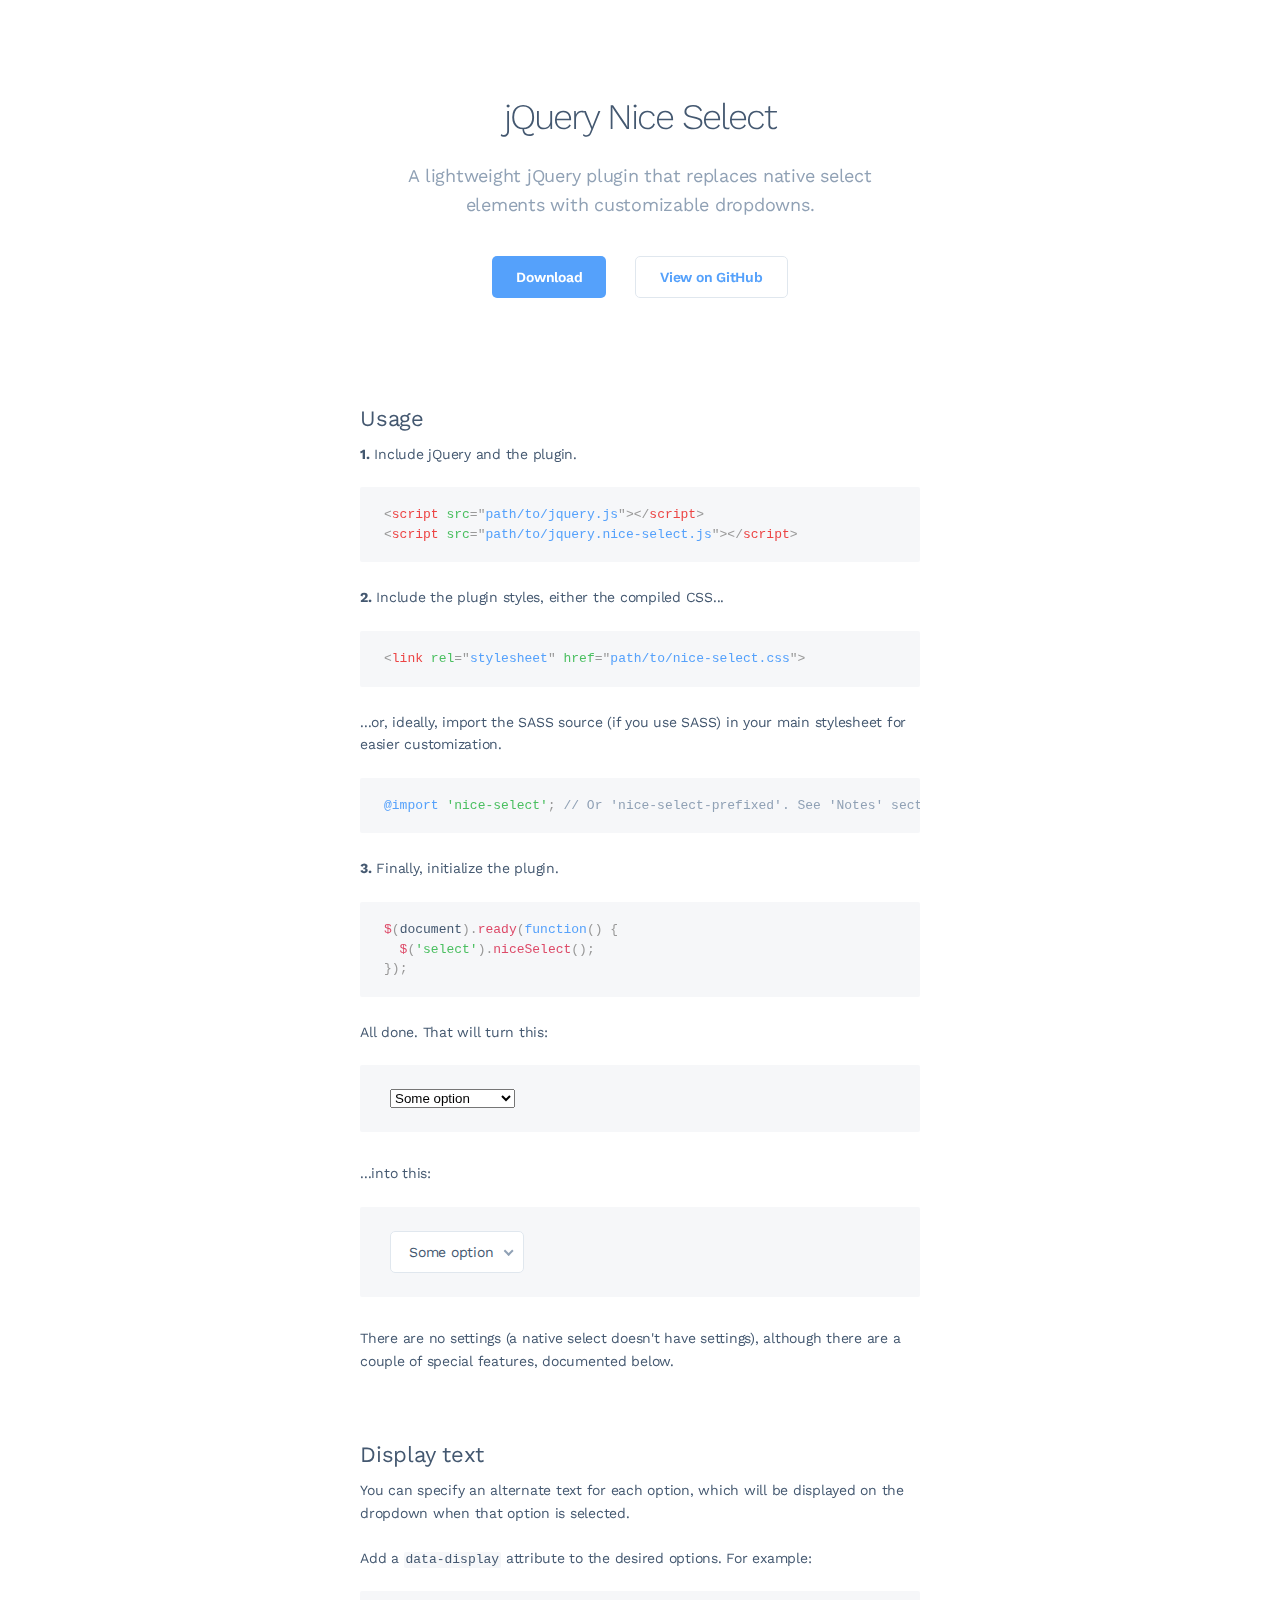
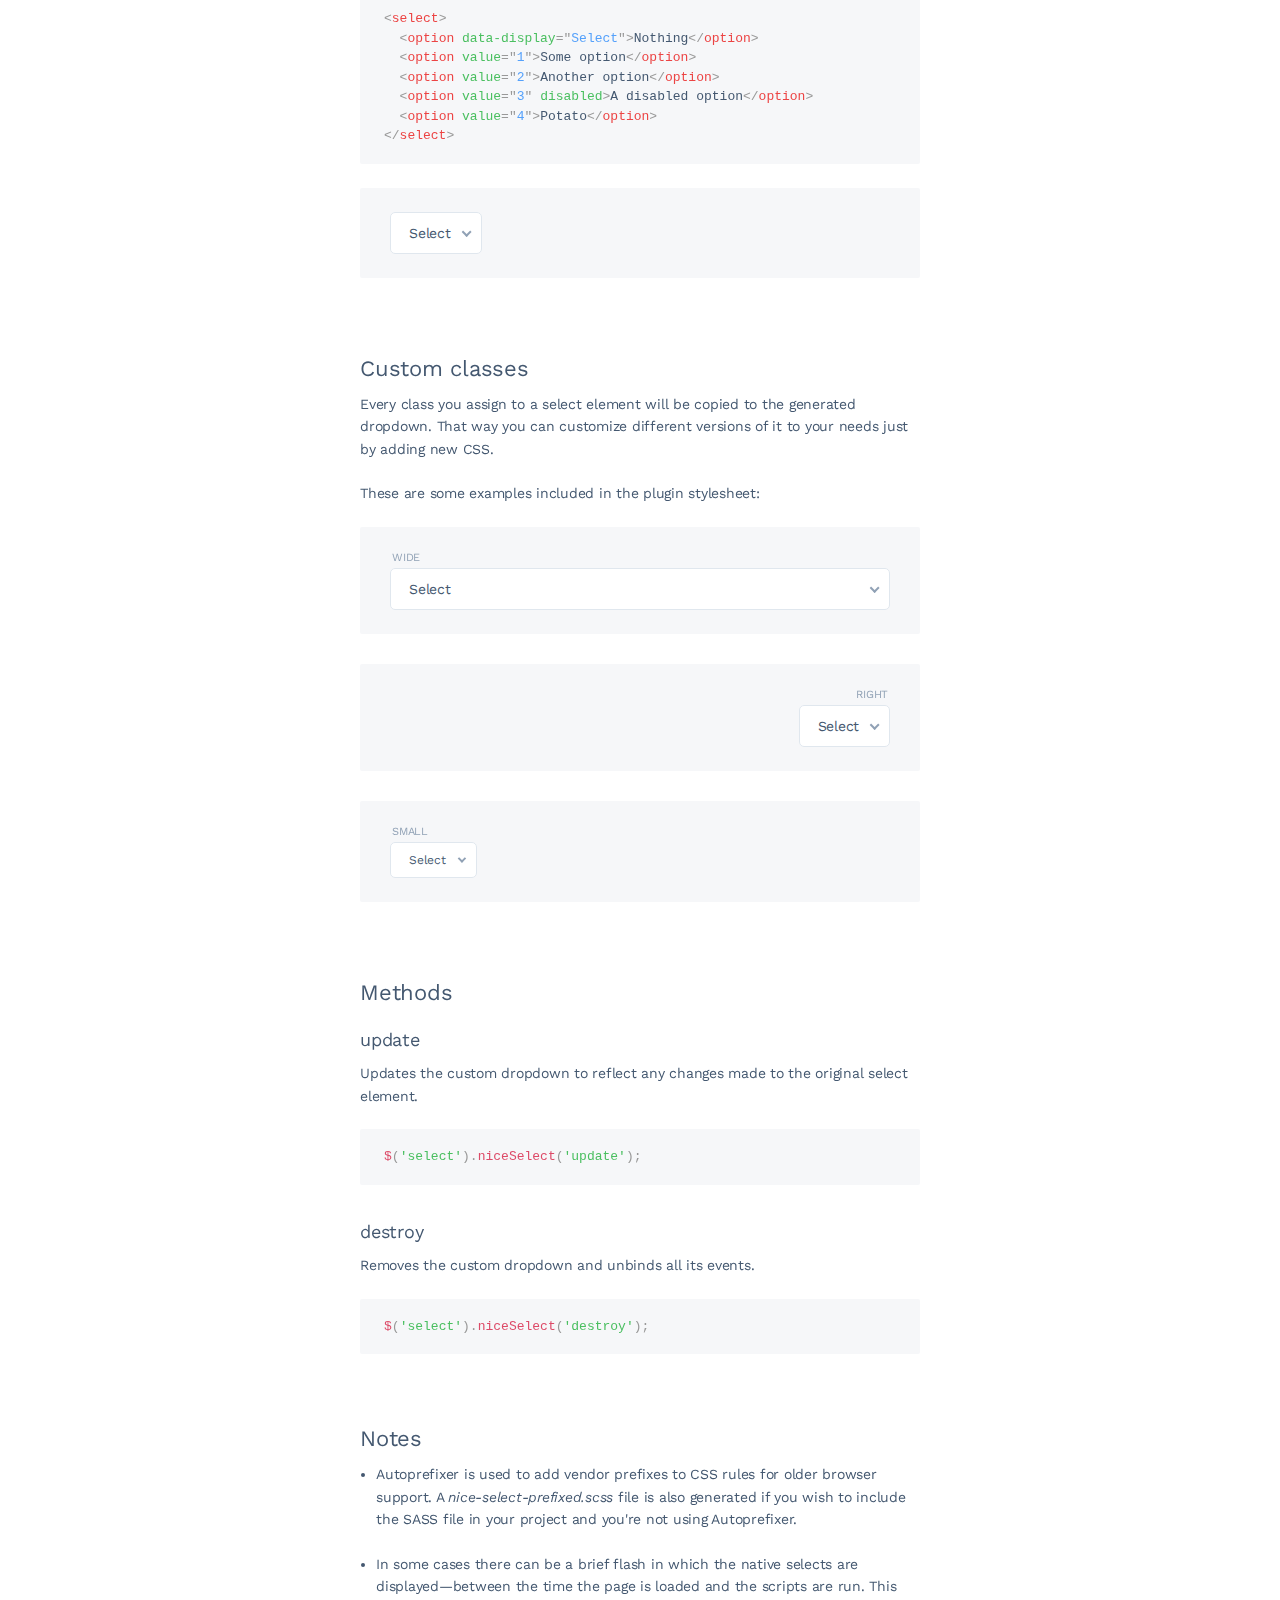
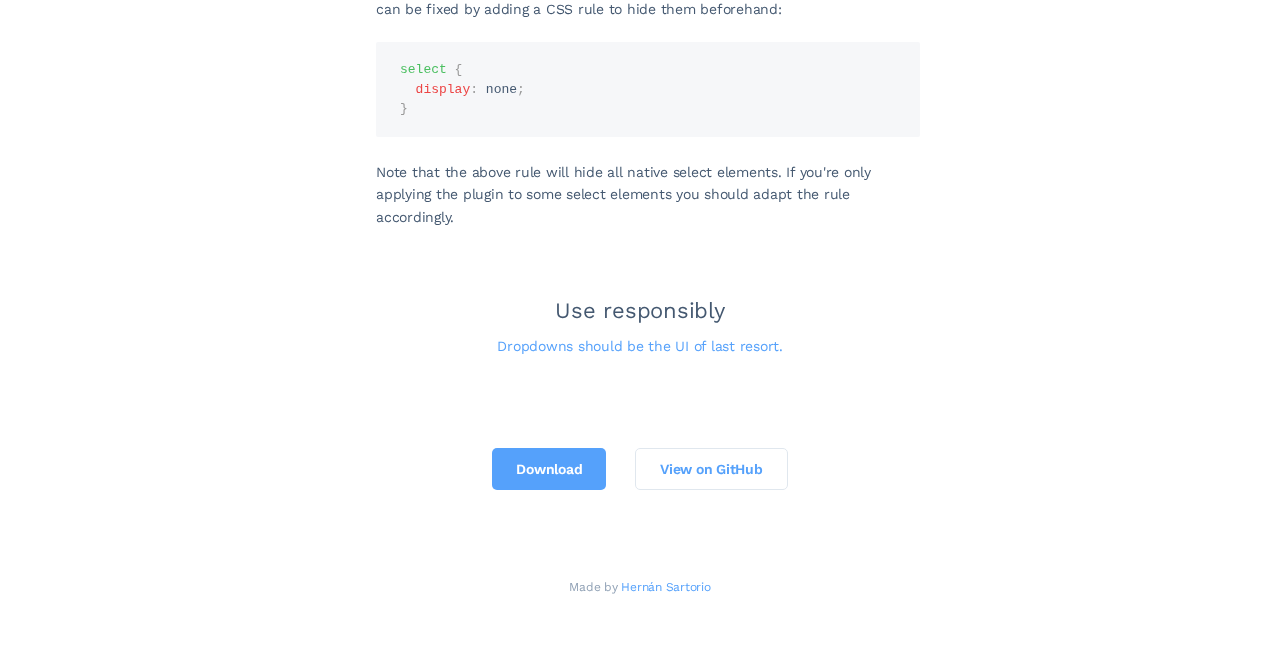
<file: Source/jquery-nice-select-1.1.0/jquery-nice-select-1.1.0/index.html>
<!DOCTYPE html>
<html>
<head>

  <meta charset="utf-8">
  <meta name="viewport" content="width=device-width, initial-scale=1, user-scalable=no">

  <title>jQuery Nice Select</title>

  <link href='https://fonts.googleapis.com/css?family=Work+Sans:300,400,600&Inconsolata:400,700' rel='stylesheet' type='text/css'>
  
  <link rel="stylesheet" href="css/style.css">
  
</head>

<body>

  <div class="container">
  
    <div class="header">      
      <h1>jQuery Nice Select</h1>
      
      <p>A lightweight jQuery plugin that replaces native select elements with customizable dropdowns.</p>
      
      <a href="https://github.com/hernansartorio/jquery-nice-select/archive/v1.1.0.zip" class="button">Download</a>
      <a href="https://github.com/hernansartorio/jquery-nice-select" class="button light">View on GitHub</a>
    </div>

    <h2>Usage</h2>
    <p><strong>1.</strong> Include jQuery and the plugin.</p>
    
    <pre><code class="language-html">&lt;script src=&quot;path/to/jquery.js&quot;&gt;&lt;/script&gt; 
&lt;script src=&quot;path/to/jquery.nice-select.js&quot;&gt;&lt;/script&gt;</code></pre>
    
    <p><strong>2.</strong> Include the plugin styles, either the compiled CSS...</p>
    
    <pre><code class="language-html">&lt;link rel=&quot;stylesheet&quot; href=&quot;path/to/nice-select.css&quot;&gt;</code></pre>

    <p>...or, ideally, import the SASS source (if you use SASS) in your main stylesheet for easier customization.</p>
    
    <pre><code class="language-scss">@import 'nice-select'; // Or 'nice-select-prefixed'. See 'Notes' section.</code></pre>
    
    <p><strong>3.</strong> Finally, initialize the plugin.</p>
    
    <pre><code class="language-js">$(document).ready(function() {
  $('select').niceSelect();
});</code></pre>
    
    <p>All done. That will turn this:</p>
    
    <div class="box">
      <select class="ignore">
        <option value="1">Some option</option>
        <option value="2">Another option</option>
        <option value="3" disabled>A disabled option</option>
        <option value="4">Potato</option>
      </select>
    </div>
    
    <p>...into this:</p>
    
    <div class="box">
      <select>
        <option value="1">Some option</option>
        <option value="2">Another option</option>
        <option value="3" disabled>A disabled option</option>
        <option value="4">Potato</option>
      </select>
    </div>
    
    <p>There are no settings (a native select doesn't have settings), although there are a couple of special features, documented below.</p>
    
    <h2>Display text</h2>
    <p>You can specify an alternate text for each option, which will be displayed on the dropdown when that option is selected.</p>
    
    <p>Add a <code class="language-html">data-display</code> attribute to the desired options. For example:</p>
    
    <pre><code class="language-html">&lt;select&gt;
  &lt;option data-display=&quot;Select&quot;&gt;Nothing&lt;/option&gt;
  &lt;option value=&quot;1&quot;&gt;Some option&lt;/option&gt;
  &lt;option value=&quot;2&quot;&gt;Another option&lt;/option&gt;
  &lt;option value=&quot;3&quot; disabled&gt;A disabled option&lt;/option&gt;
  &lt;option value=&quot;4&quot;&gt;Potato&lt;/option&gt;
&lt;/select&gt;</code></pre>
    
    <div class="box">
      <select>
        <option data-display="Select">Nothing</option>
        <option value="1">Some option</option>
        <option value="2">Another option</option>
        <option value="3" disabled>A disabled option</option>
        <option value="4">Potato</option>
      </select>
    </div>

    <h2>Custom classes</h2>
    
    <p>Every class you assign to a select element will be copied to the generated dropdown. That way you can customize different versions of it to your needs just by adding new CSS.</p>
    
    <p>These are some examples included in the plugin stylesheet:</p>
    
    <div class="box">
      <label>Wide</label>
      <select class="wide">
        <option data-display="Select">Nothing</option>
        <option value="1">Some option</option>
        <option value="2">Another option</option>
        <option value="3" disabled>A disabled option</option>
        <option value="4">Potato</option>
      </select>
    </div>
    
    <div class="box">
      <label class="right">Right</label>
      <select class="right">
        <option data-display="Select">Nothing</option>
        <option value="1">Some option</option>
        <option value="2">Another option</option>
        <option value="3" disabled>A disabled option</option>
        <option value="4">Potato</option>
      </select>
    </div>
    
    <div class="box">
      <label>Small</label>
      <select class="small">
        <option data-display="Select">Nothing</option>
        <option value="1">Some option</option>
        <option value="2">Another option</option>
        <option value="3" disabled>A disabled option</option>
        <option value="4">Potato</option>
      </select>
    </div>
    
    <h2>Methods</h2>
    
    <h3>update</h3>
    
    <p>Updates the custom dropdown to reflect any changes made to the original select element.</p>
    
    <pre><code class="language-js">$('select').niceSelect('update');</code></pre>
    
    <h3>destroy</h3>
    
    <p>Removes the custom dropdown and unbinds all its events.</p>
    
    <pre><code class="language-js">$('select').niceSelect('destroy');</code></pre>
    
    <h2>Notes</h2>  
    
    <ul>
      <li>
        <p>Autoprefixer is used to add vendor prefixes to CSS rules for older browser support. A <i>nice-select-prefixed.scss</i> file is also generated if you wish to include the SASS file in your project and you're not using Autoprefixer.</p>
      </li>
      <li>
        <p>In some cases there can be a brief flash in which the native selects are displayed—between the time the page is loaded and the scripts are run. This can be fixed by adding a CSS rule to hide them beforehand:</p>
            
        <pre><code class="language-scss">select {
  display: none;
}</code></pre>

        <p>Note that the above rule will hide all native select elements. If you're only applying the plugin to some select elements you should adapt the rule accordingly.</p>
      </li>
    </ul>

    <div class="footer">
      <h2>Use responsibly</h2>
      
      <p><a href="http://www.lukew.com/ff/entry.asp?1950">Dropdowns should be the UI of last resort.</a></p>
      
      <a href="https://github.com/hernansartorio/jquery-nice-select/archive/v1.1.0.zip" class="button">Download</a>
      <a href="https://github.com/hernansartorio/jquery-nice-select" class="button light">View on GitHub</a>
      
      <div class="credit">
        Made by <a href="http://hernansartorio.com?r=ns">Hernán Sartorio</a>
      </div>
    </div>
    
    
  </div>
  
  <script src="js/jquery.js"></script>
  <script src="js/jquery.nice-select.min.js"></script>
  <script src="js/fastclick.js"></script>
  <script src="js/prism.js"></script>
  
  <script>
    $(document).ready(function() {
      $('select:not(.ignore)').niceSelect();      
      FastClick.attach(document.body);
    });    
  </script>
  
  <script>
    (function(i,s,o,g,r,a,m){i['GoogleAnalyticsObject']=r;i[r]=i[r]||function(){
    (i[r].q=i[r].q||[]).push(arguments)},i[r].l=1*new Date();a=s.createElement(o),
    m=s.getElementsByTagName(o)[0];a.async=1;a.src=g;m.parentNode.insertBefore(a,m)
    })(window,document,'script','//www.google-analytics.com/analytics.js','ga');

    ga('create', 'UA-64633646-1', 'auto');
    ga('send', 'pageview');
  </script>
  
</body>
</html>
</file>
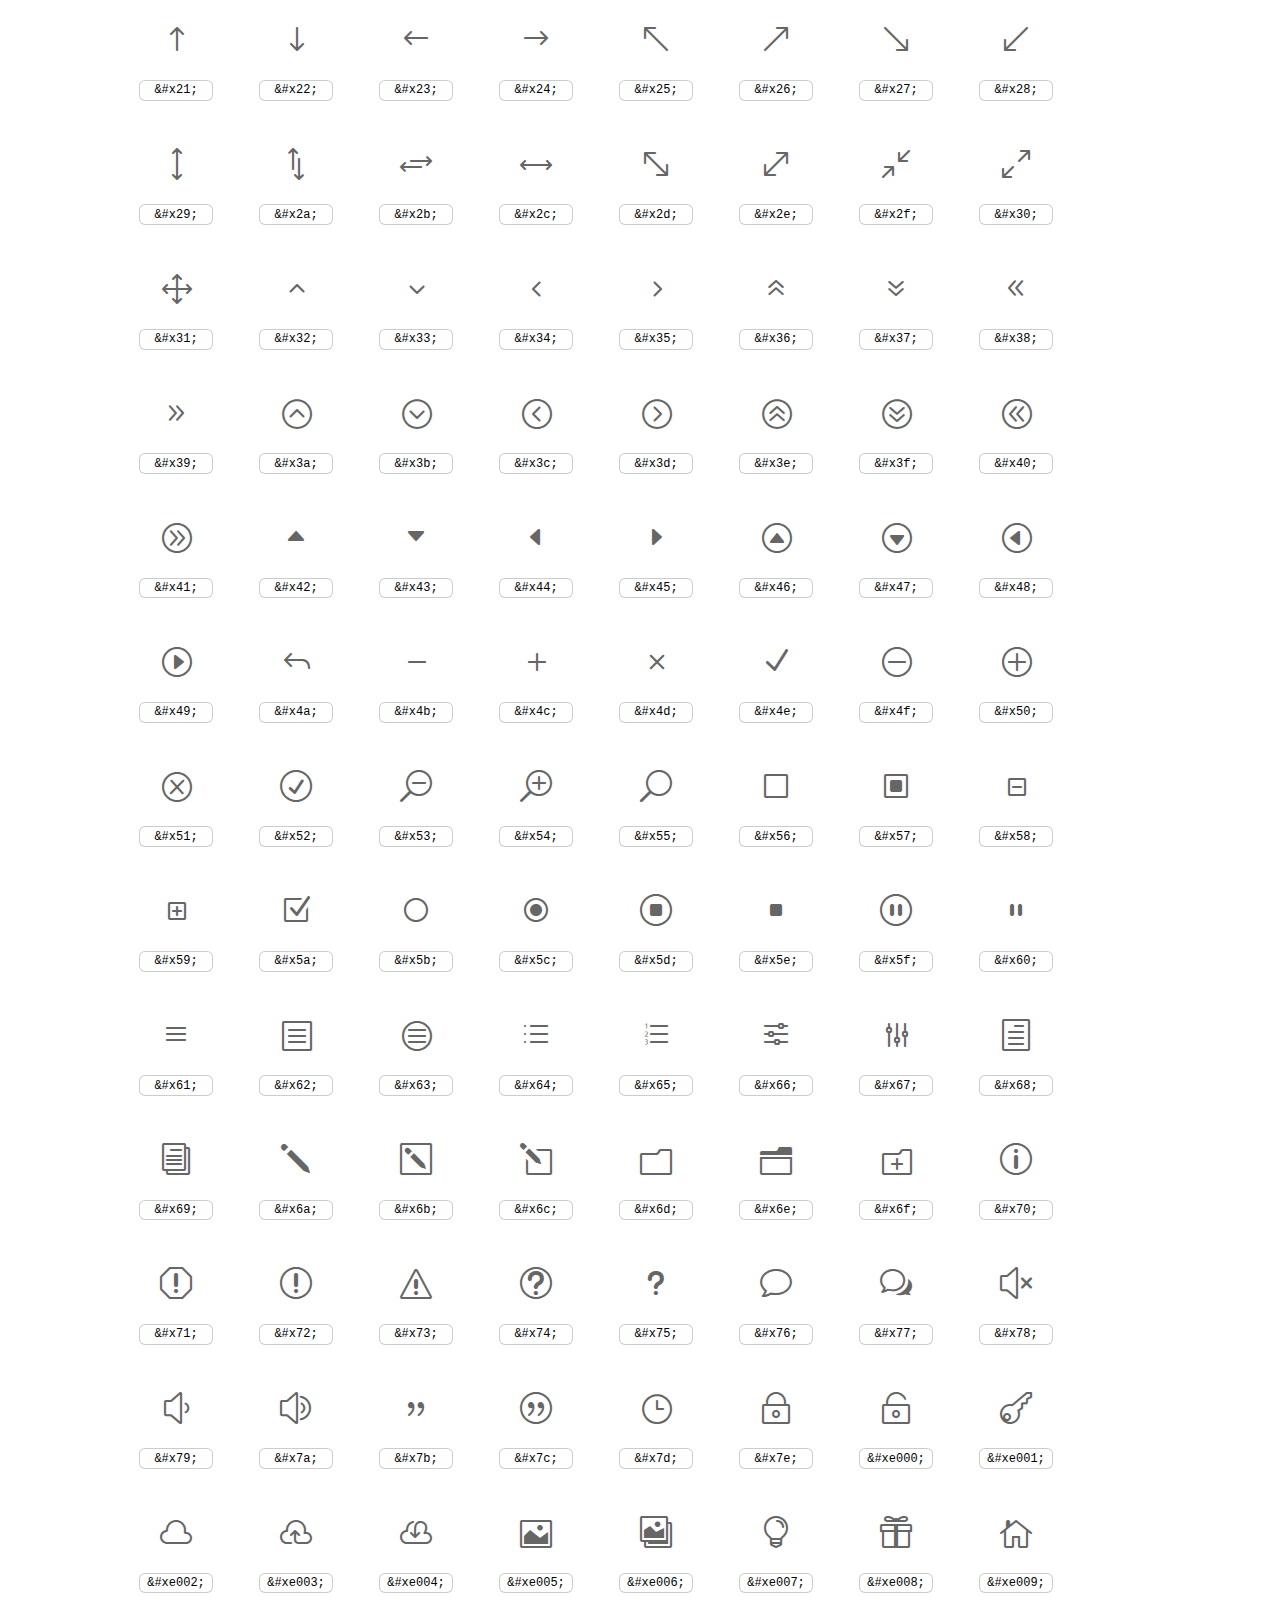
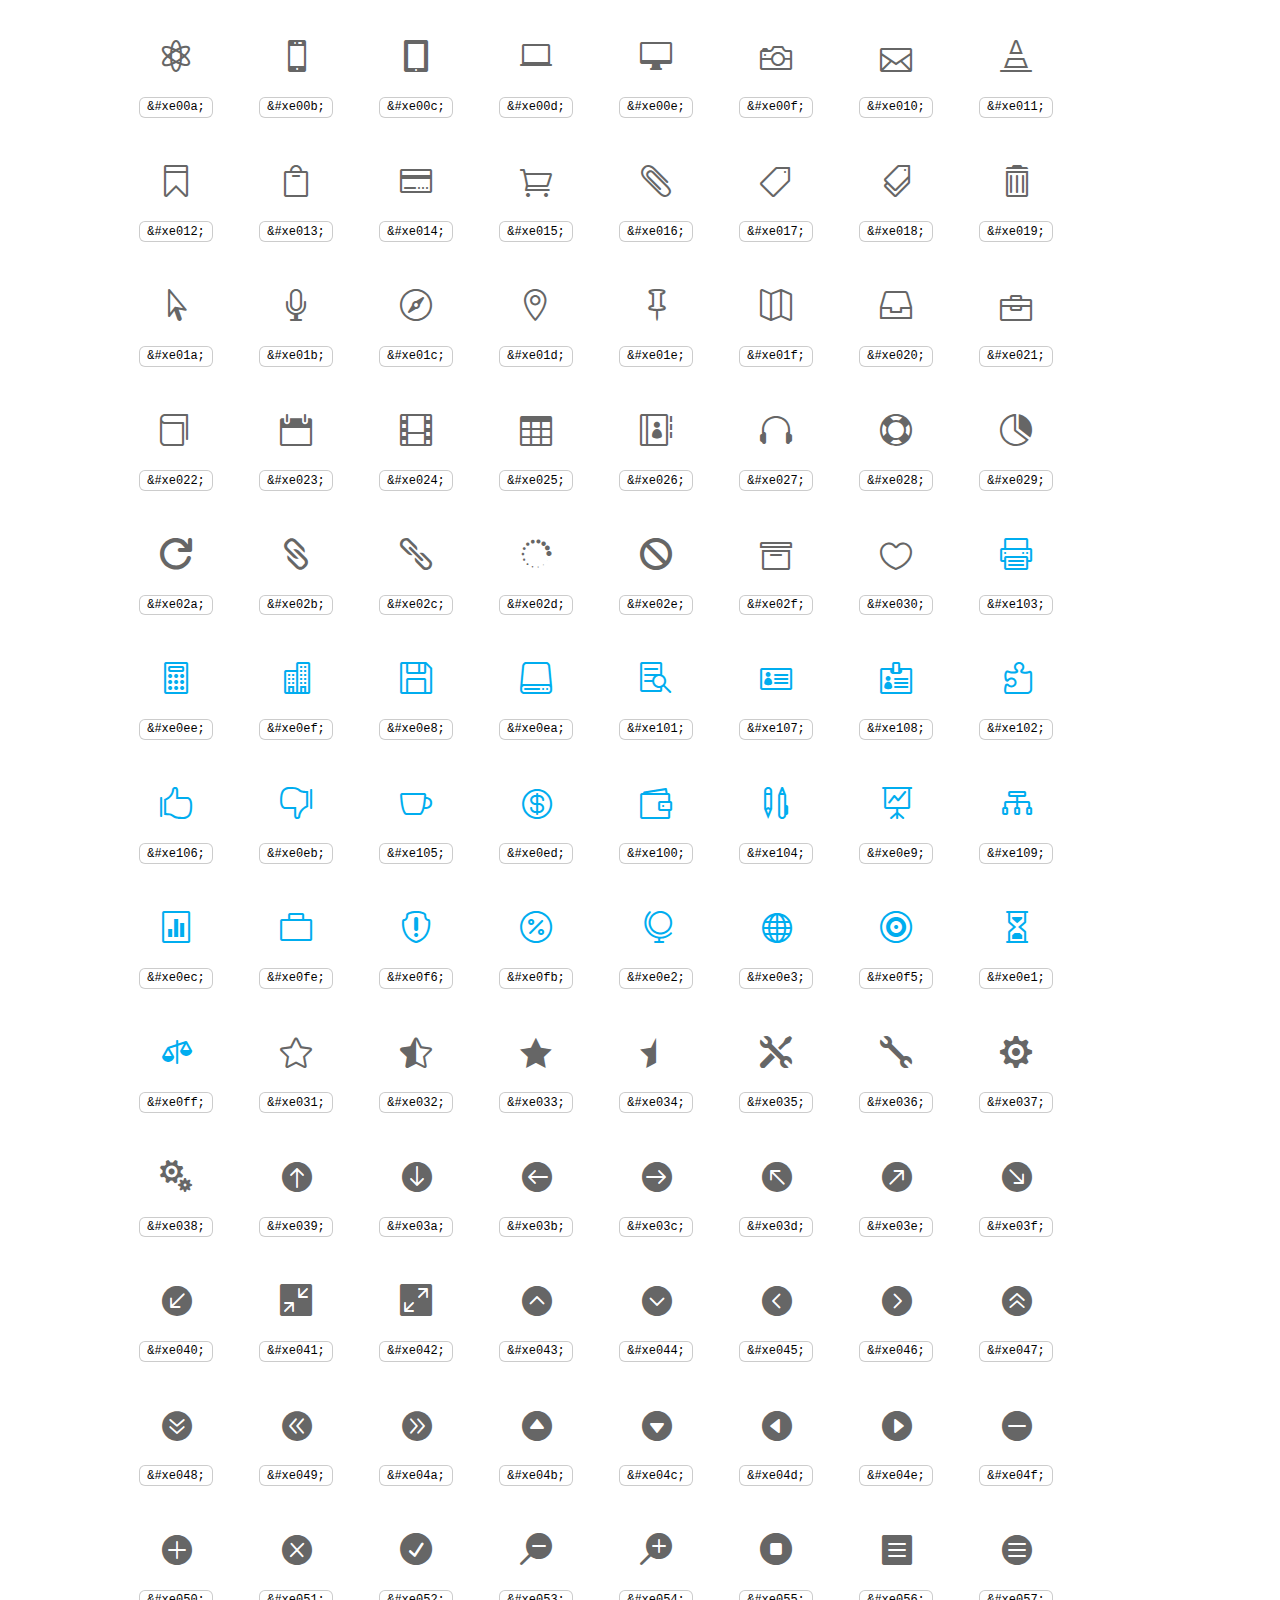
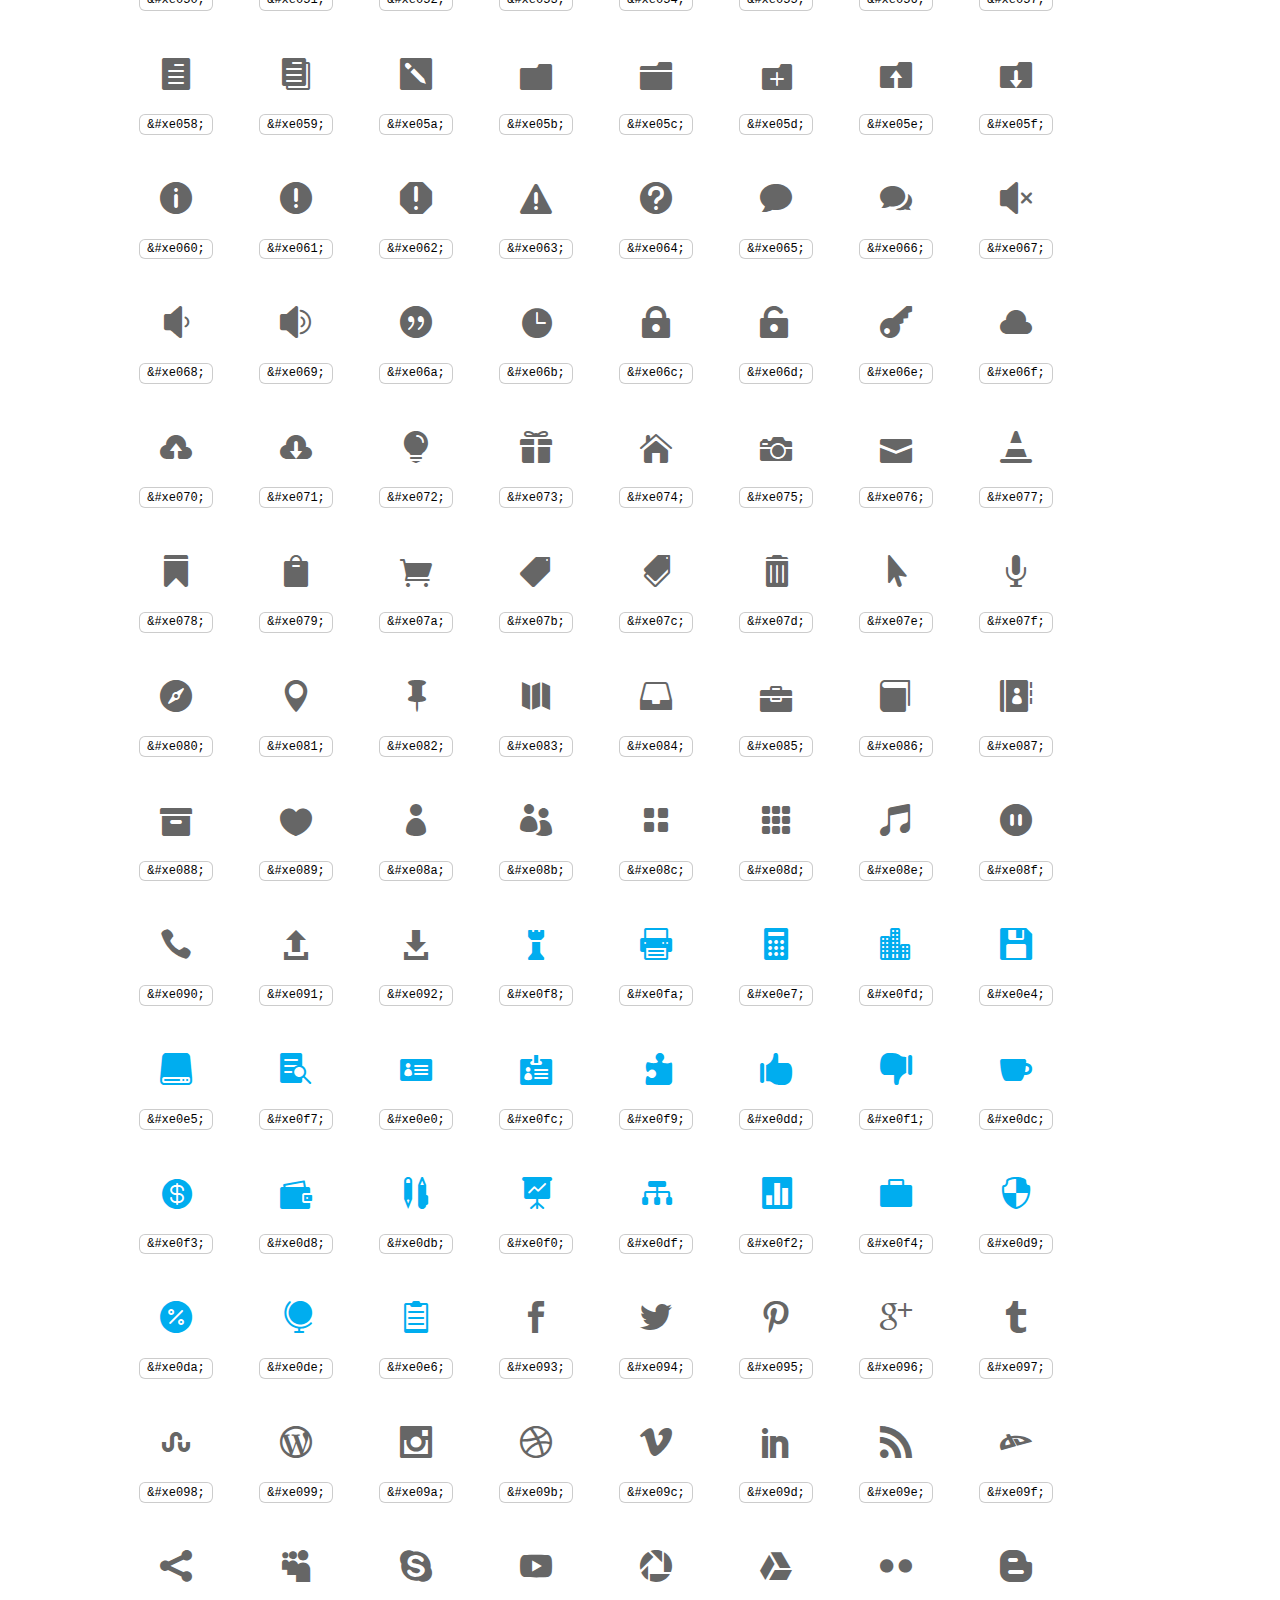
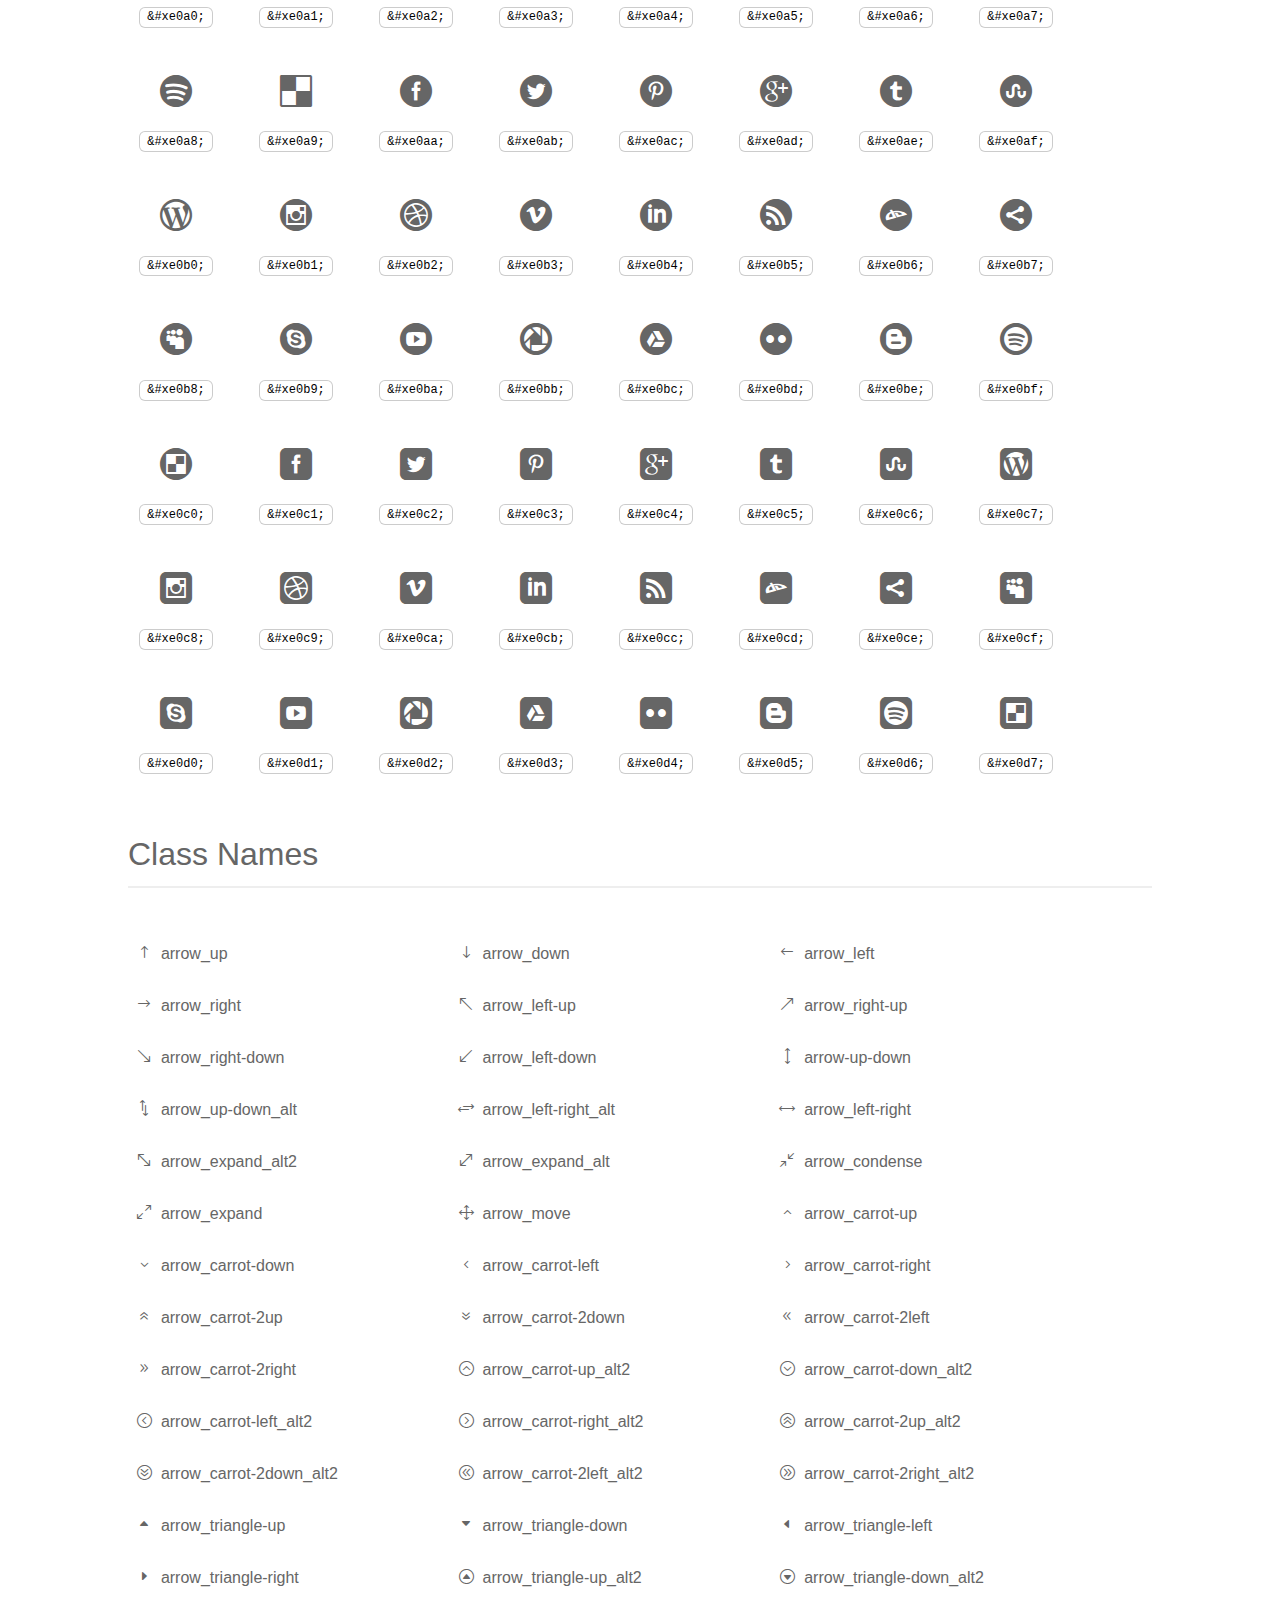
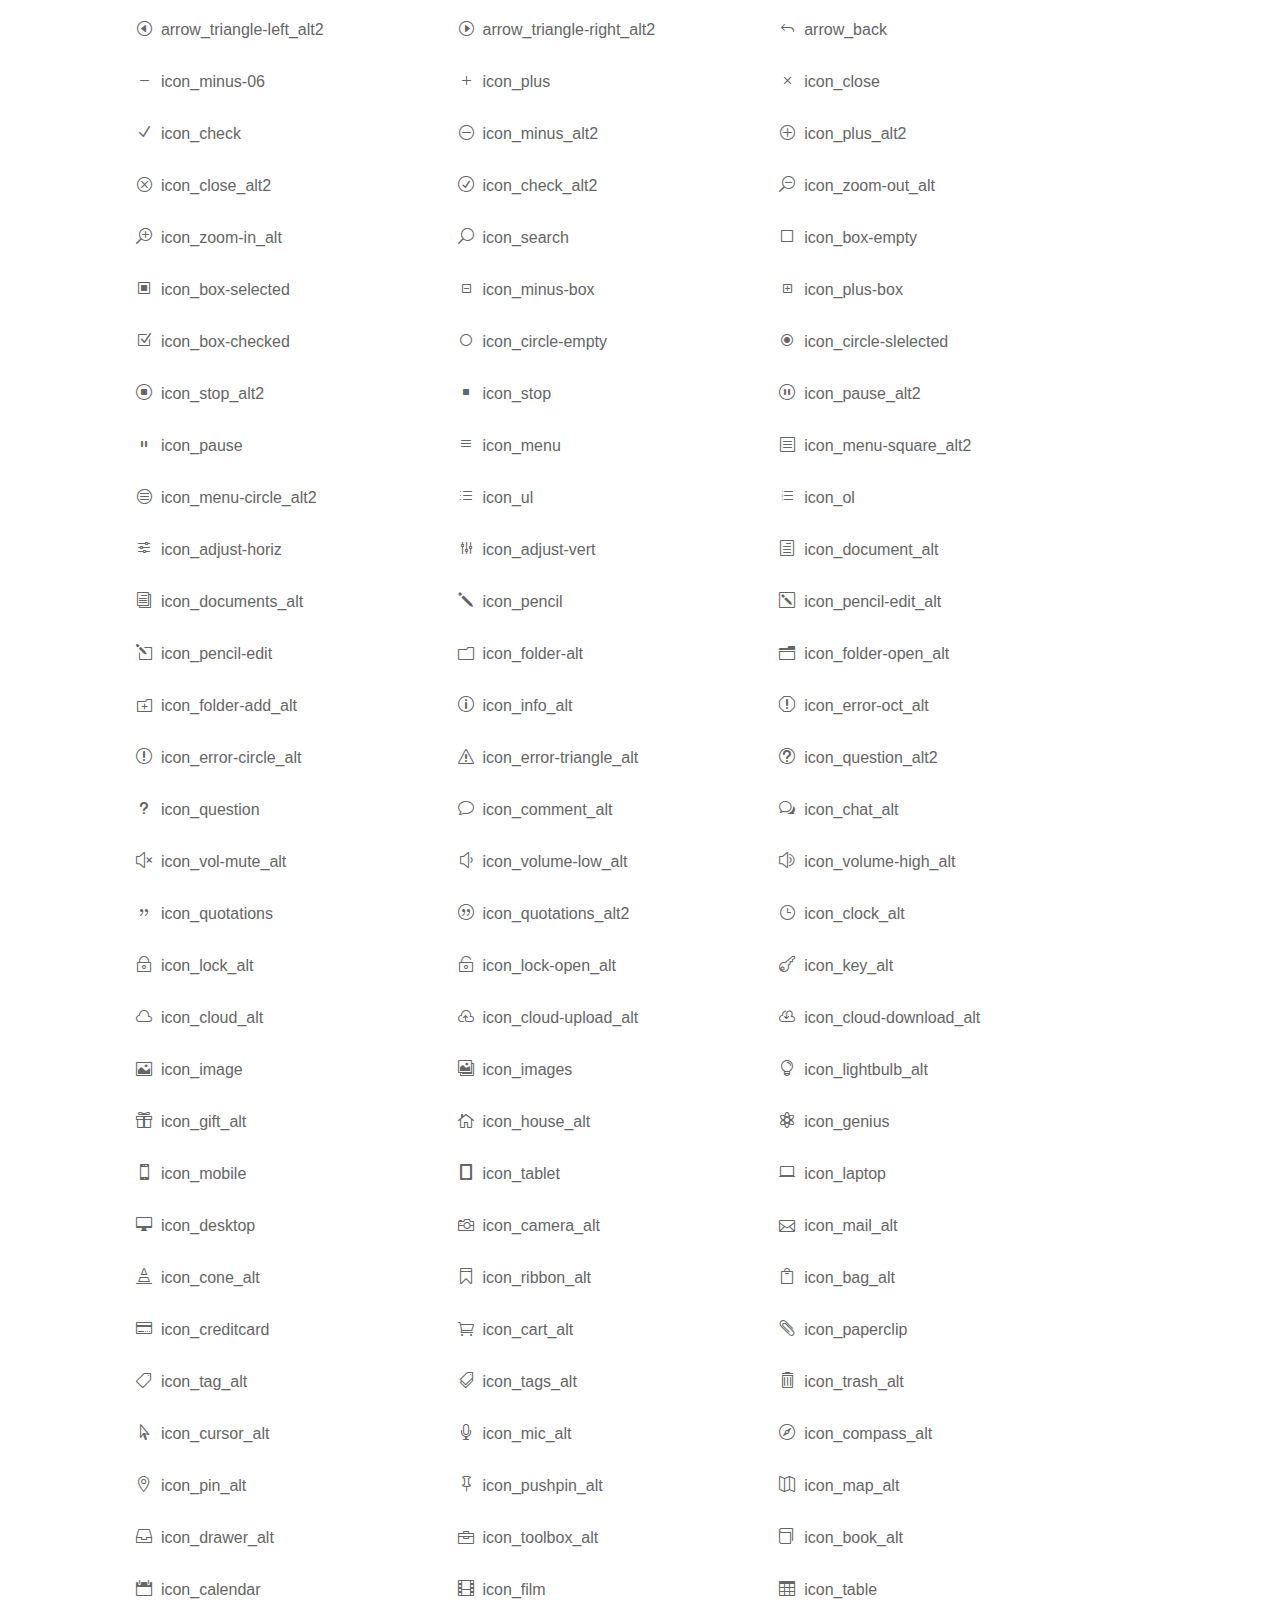
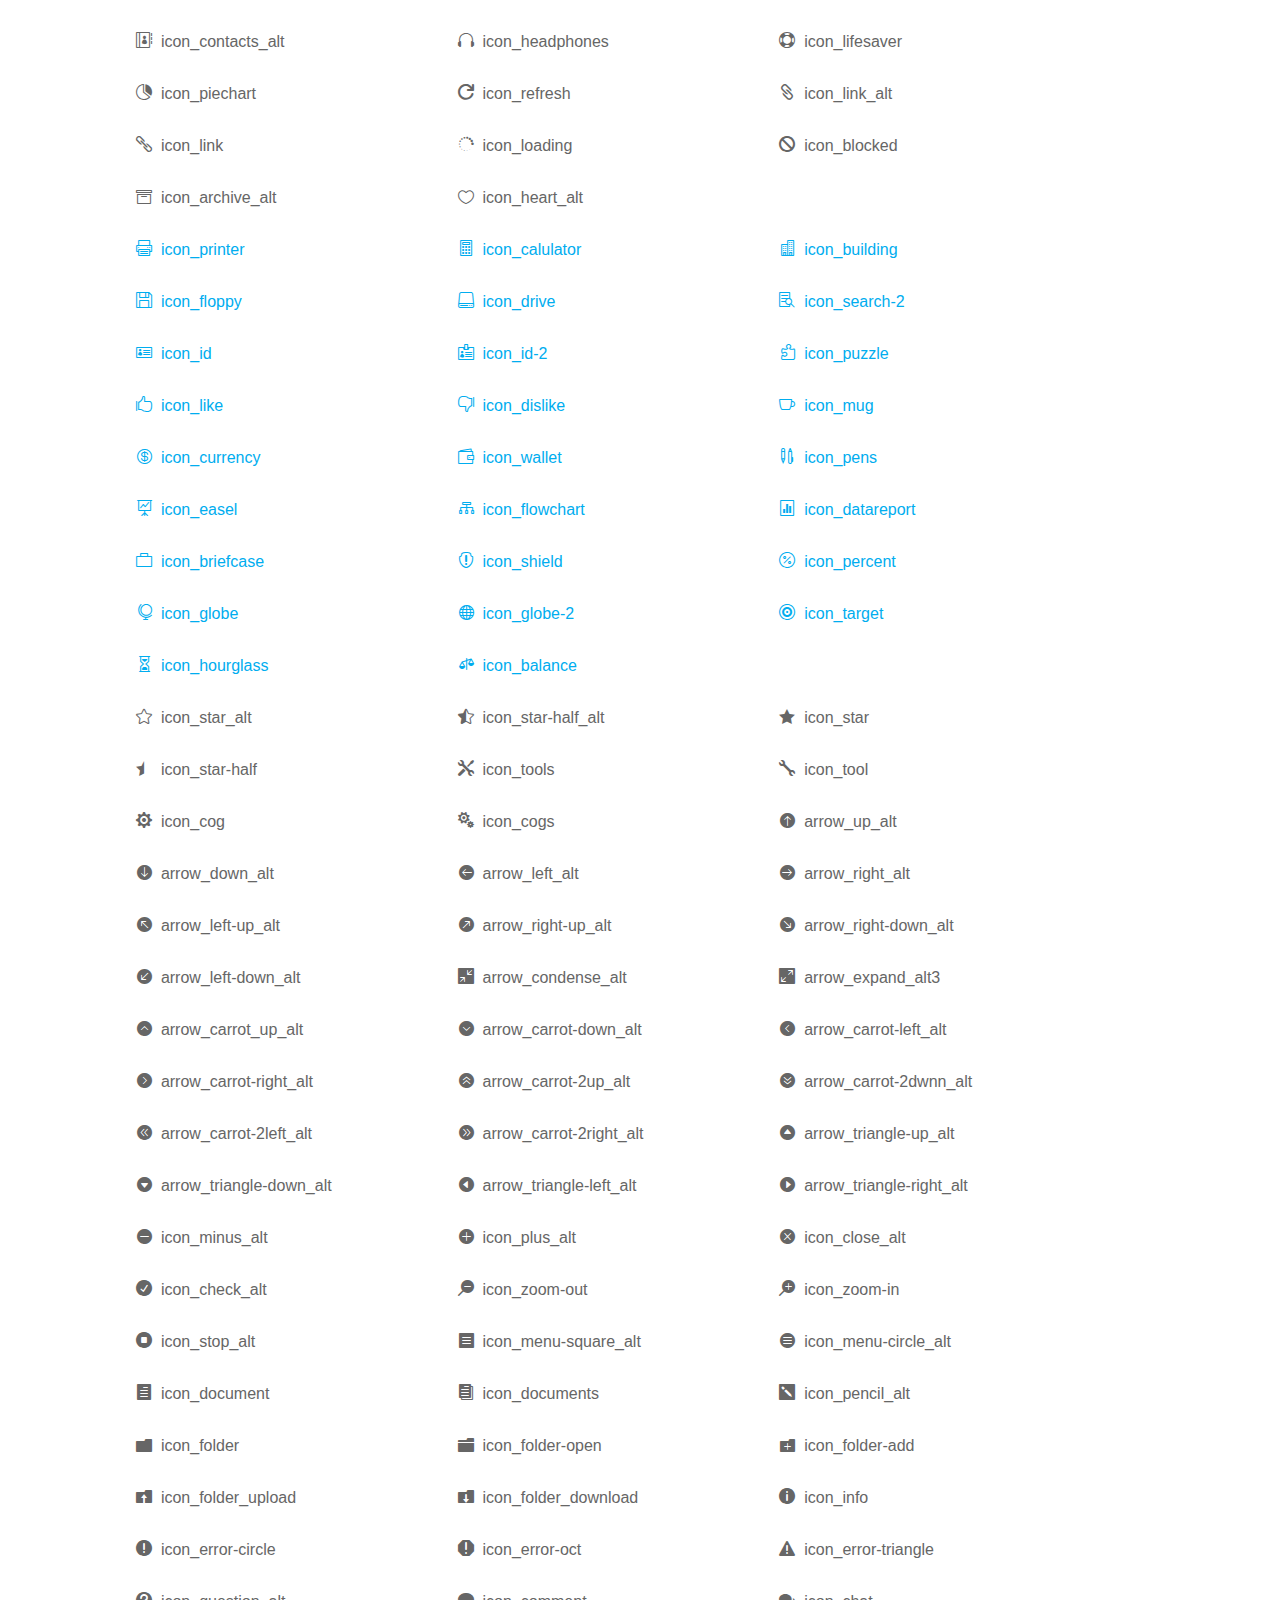
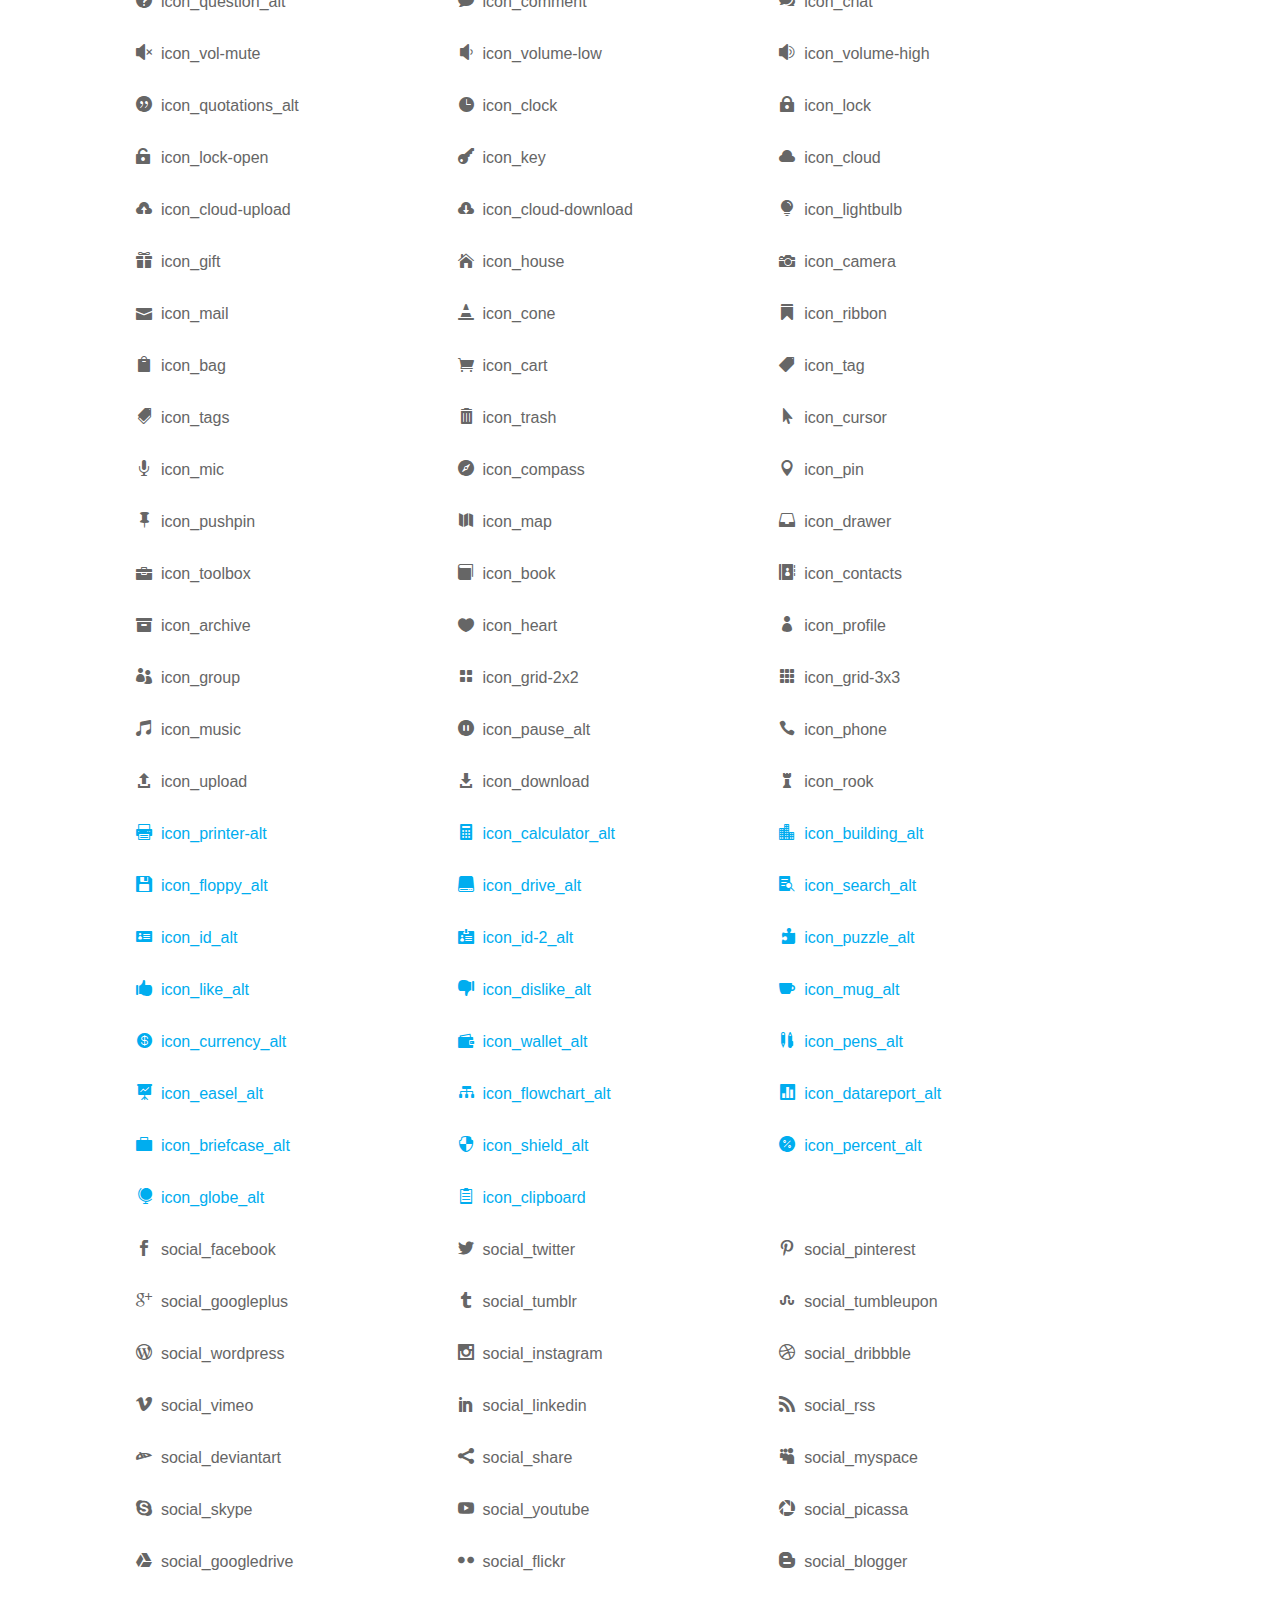
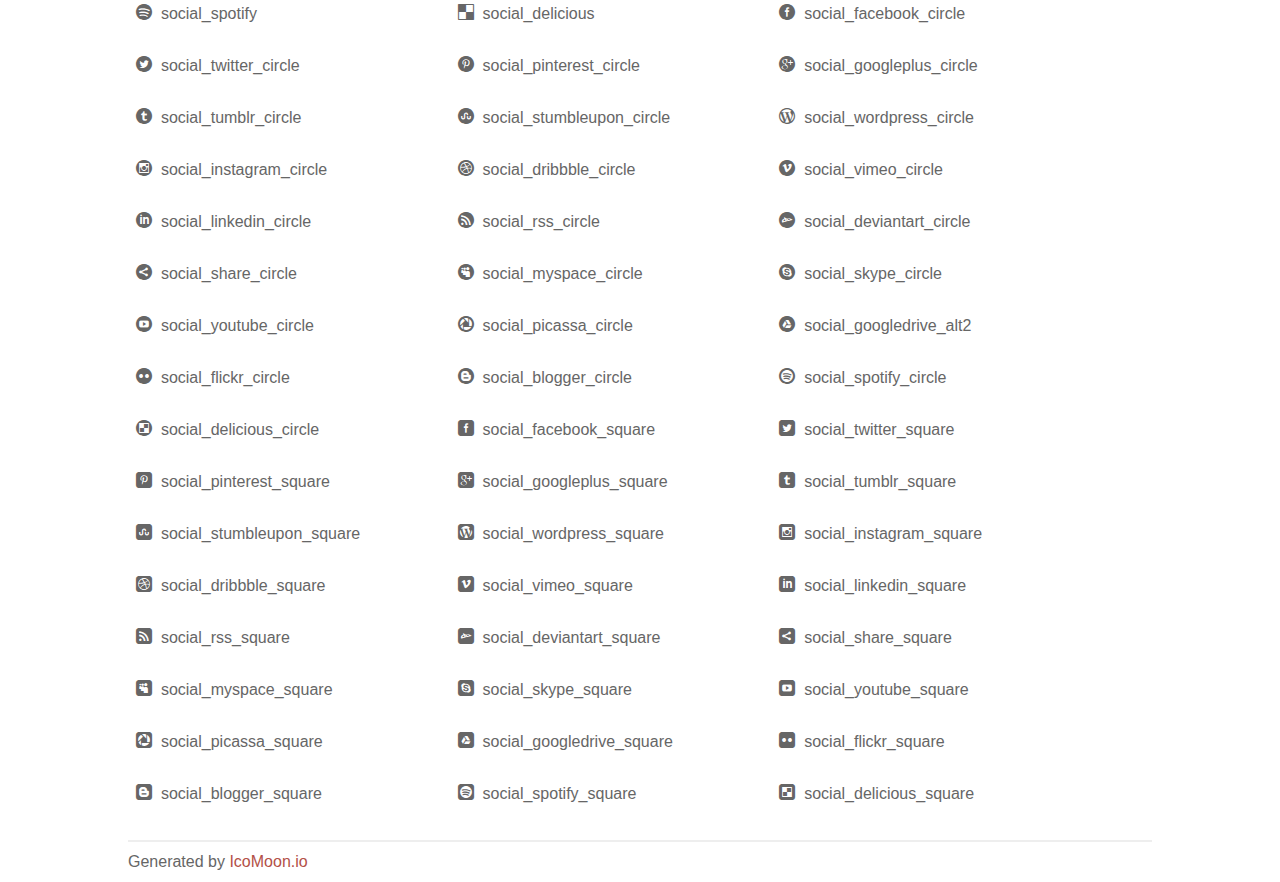
<file: Source/elegant_font/elegant_font/HTML CSS/index.html>
<!doctype html>
<html>
<head>
<title>Your Font/Glyphs</title>
<link rel="stylesheet" href="style.css" />
<!--[if lte IE 7]><script src="lte-ie7.js"></script><![endif]-->
<style>
	section, header, footer {display: block;}
	body {
		font-family: sans-serif;
		color: #666;
		line-height: 1.5;
		font-size: 1em;
	}
	* {
		-moz-box-sizing: border-box;
		-webkit-box-sizing: border-box;
		box-sizing: border-box;
		margin: 0;
		padding: 0;
	}
	.glyph {
		float: left;
		text-align: center;
		padding: .75em;
		margin: .4em 1.5em .75em 0;
		width: 6em;
		text-shadow: none;
	}
	
	.glyph input {
		font-family: consolas, monospace;
		font-size: 12px;
		width: 100%;
		text-align: center;
		border: 0;
		box-shadow: 0 0 0 1px #ccc;
		padding: .2em;
                -moz-border-radius: 5px;
                -webkit-border-radius: 5px;
	}
	
	

	.new {
		color:#00adef !important;
	}

	
	.w-main {
		width: 80%;
	}
	.centered {
		margin-left: auto;
		margin-right: auto;
	}
	.fs1 {
		font-size: 2em;
	}
	header {
		margin: 2em 0;
		padding-bottom: .5em;
		color: #666;
		box-shadow: 0 2px #eee;
	}
	header h1 {
		font-size: 2em;
		font-weight: normal;
	}
	.clearfix:before, .clearfix:after { content: ""; display: table; }
	.clearfix:after, .clear { clear: both; }
	footer {
		margin-top: 2em;
		padding: .5em 0;
		box-shadow: 0 -2px #eee;
	}
	a, a:visited {
		color: #B35047;
		text-decoration: none;
	}
	a:hover, a:focus {color: #000;}
	
	.box1 {
		font-size: 16px;
		display: inline-block;
		width: 30%;
		padding: .25em .5em;
		margin: 20px 10px 0 0;
	}
</style>
</head>
<body>
	<div class="w-main centered">
	<section class="mtm clearfix" id="glyphs">
	<div class="glyph">
		<div class="fs1" aria-hidden="true" data-icon="&#x21;"></div>
		<input type="text" readonly value="&amp;#x21;" />
	</div>
	<div class="glyph">
		<div class="fs1" aria-hidden="true" data-icon="&#x22;"></div>
		<input type="text" readonly value="&amp;#x22;" />
	</div>
	<div class="glyph">
		<div class="fs1" aria-hidden="true" data-icon="&#x23;"></div>
		<input type="text" readonly value="&amp;#x23;" />
	</div>
	<div class="glyph">
		<div class="fs1" aria-hidden="true" data-icon="&#x24;"></div>
		<input type="text" readonly value="&amp;#x24;" />
	</div>
	<div class="glyph">
		<div class="fs1" aria-hidden="true" data-icon="&#x25;"></div>
		<input type="text" readonly value="&amp;#x25;" />
	</div>
	<div class="glyph">
		<div class="fs1" aria-hidden="true" data-icon="&#x26;"></div>
		<input type="text" readonly value="&amp;#x26;" />
	</div>
	<div class="glyph">
		<div class="fs1" aria-hidden="true" data-icon="&#x27;"></div>
		<input type="text" readonly value="&amp;#x27;" />
	</div>
	<div class="glyph">
		<div class="fs1" aria-hidden="true" data-icon="&#x28;"></div>
		<input type="text" readonly value="&amp;#x28;" />
	</div>
	<div class="glyph">
		<div class="fs1" aria-hidden="true" data-icon="&#x29;"></div>
		<input type="text" readonly value="&amp;#x29;" />
	</div>
	<div class="glyph">
		<div class="fs1" aria-hidden="true" data-icon="&#x2a;"></div>
		<input type="text" readonly value="&amp;#x2a;" />
	</div>
	<div class="glyph">
		<div class="fs1" aria-hidden="true" data-icon="&#x2b;"></div>
		<input type="text" readonly value="&amp;#x2b;" />
	</div>
	<div class="glyph">
		<div class="fs1" aria-hidden="true" data-icon="&#x2c;"></div>
		<input type="text" readonly value="&amp;#x2c;" />
	</div>
	<div class="glyph">
		<div class="fs1" aria-hidden="true" data-icon="&#x2d;"></div>
		<input type="text" readonly value="&amp;#x2d;" />
	</div>
	<div class="glyph">
		<div class="fs1" aria-hidden="true" data-icon="&#x2e;"></div>
		<input type="text" readonly value="&amp;#x2e;" />
	</div>
	<div class="glyph">
		<div class="fs1" aria-hidden="true" data-icon="&#x2f;"></div>
		<input type="text" readonly value="&amp;#x2f;" />
	</div>
	<div class="glyph">
		<div class="fs1" aria-hidden="true" data-icon="&#x30;"></div>
		<input type="text" readonly value="&amp;#x30;" />
	</div>
	<div class="glyph">
		<div class="fs1" aria-hidden="true" data-icon="&#x31;"></div>
		<input type="text" readonly value="&amp;#x31;" />
	</div>
	<div class="glyph">
		<div class="fs1" aria-hidden="true" data-icon="&#x32;"></div>
		<input type="text" readonly value="&amp;#x32;" />
	</div>
	<div class="glyph">
		<div class="fs1" aria-hidden="true" data-icon="&#x33;"></div>
		<input type="text" readonly value="&amp;#x33;" />
	</div>
	<div class="glyph">
		<div class="fs1" aria-hidden="true" data-icon="&#x34;"></div>
		<input type="text" readonly value="&amp;#x34;" />
	</div>
	<div class="glyph">
		<div class="fs1" aria-hidden="true" data-icon="&#x35;"></div>
		<input type="text" readonly value="&amp;#x35;" />
	</div>
	<div class="glyph">
		<div class="fs1" aria-hidden="true" data-icon="&#x36;"></div>
		<input type="text" readonly value="&amp;#x36;" />
	</div>
	<div class="glyph">
		<div class="fs1" aria-hidden="true" data-icon="&#x37;"></div>
		<input type="text" readonly value="&amp;#x37;" />
	</div>
	<div class="glyph">
		<div class="fs1" aria-hidden="true" data-icon="&#x38;"></div>
		<input type="text" readonly value="&amp;#x38;" />
	</div>
	<div class="glyph">
		<div class="fs1" aria-hidden="true" data-icon="&#x39;"></div>
		<input type="text" readonly value="&amp;#x39;" />
	</div>
	<div class="glyph">
		<div class="fs1" aria-hidden="true" data-icon="&#x3a;"></div>
		<input type="text" readonly value="&amp;#x3a;" />
	</div>
	<div class="glyph">
		<div class="fs1" aria-hidden="true" data-icon="&#x3b;"></div>
		<input type="text" readonly value="&amp;#x3b;" />
	</div>
	<div class="glyph">
		<div class="fs1" aria-hidden="true" data-icon="&#x3c;"></div>
		<input type="text" readonly value="&amp;#x3c;" />
	</div>
	<div class="glyph">
		<div class="fs1" aria-hidden="true" data-icon="&#x3d;"></div>
		<input type="text" readonly value="&amp;#x3d;" />
	</div>
	<div class="glyph">
		<div class="fs1" aria-hidden="true" data-icon="&#x3e;"></div>
		<input type="text" readonly value="&amp;#x3e;" />
	</div>
	<div class="glyph">
		<div class="fs1" aria-hidden="true" data-icon="&#x3f;"></div>
		<input type="text" readonly value="&amp;#x3f;" />
	</div>
	<div class="glyph">
		<div class="fs1" aria-hidden="true" data-icon="&#x40;"></div>
		<input type="text" readonly value="&amp;#x40;" />
	</div>
	<div class="glyph">
		<div class="fs1" aria-hidden="true" data-icon="&#x41;"></div>
		<input type="text" readonly value="&amp;#x41;" />
	</div>
	<div class="glyph">
		<div class="fs1" aria-hidden="true" data-icon="&#x42;"></div>
		<input type="text" readonly value="&amp;#x42;" />
	</div>
	<div class="glyph">
		<div class="fs1" aria-hidden="true" data-icon="&#x43;"></div>
		<input type="text" readonly value="&amp;#x43;" />
	</div>
	<div class="glyph">
		<div class="fs1" aria-hidden="true" data-icon="&#x44;"></div>
		<input type="text" readonly value="&amp;#x44;" />
	</div>
	<div class="glyph">
		<div class="fs1" aria-hidden="true" data-icon="&#x45;"></div>
		<input type="text" readonly value="&amp;#x45;" />
	</div>
	<div class="glyph">
		<div class="fs1" aria-hidden="true" data-icon="&#x46;"></div>
		<input type="text" readonly value="&amp;#x46;" />
	</div>
	<div class="glyph">
		<div class="fs1" aria-hidden="true" data-icon="&#x47;"></div>
		<input type="text" readonly value="&amp;#x47;" />
	</div>
	<div class="glyph">
		<div class="fs1" aria-hidden="true" data-icon="&#x48;"></div>
		<input type="text" readonly value="&amp;#x48;" />
	</div>
	<div class="glyph">
		<div class="fs1" aria-hidden="true" data-icon="&#x49;"></div>
		<input type="text" readonly value="&amp;#x49;" />
	</div>
	<div class="glyph">
		<div class="fs1" aria-hidden="true" data-icon="&#x4a;"></div>
		<input type="text" readonly value="&amp;#x4a;" />
	</div>
	<div class="glyph">
		<div class="fs1" aria-hidden="true" data-icon="&#x4b;"></div>
		<input type="text" readonly value="&amp;#x4b;" />
	</div>
	<div class="glyph">
		<div class="fs1" aria-hidden="true" data-icon="&#x4c;"></div>
		<input type="text" readonly value="&amp;#x4c;" />
	</div>
	<div class="glyph">
		<div class="fs1" aria-hidden="true" data-icon="&#x4d;"></div>
		<input type="text" readonly value="&amp;#x4d;" />
	</div>
	<div class="glyph">
		<div class="fs1" aria-hidden="true" data-icon="&#x4e;"></div>
		<input type="text" readonly value="&amp;#x4e;" />
	</div>
	<div class="glyph">
		<div class="fs1" aria-hidden="true" data-icon="&#x4f;"></div>
		<input type="text" readonly value="&amp;#x4f;" />
	</div>
	<div class="glyph">
		<div class="fs1" aria-hidden="true" data-icon="&#x50;"></div>
		<input type="text" readonly value="&amp;#x50;" />
	</div>
	<div class="glyph">
		<div class="fs1" aria-hidden="true" data-icon="&#x51;"></div>
		<input type="text" readonly value="&amp;#x51;" />
	</div>
	<div class="glyph">
		<div class="fs1" aria-hidden="true" data-icon="&#x52;"></div>
		<input type="text" readonly value="&amp;#x52;" />
	</div>
	<div class="glyph">
		<div class="fs1" aria-hidden="true" data-icon="&#x53;"></div>
		<input type="text" readonly value="&amp;#x53;" />
	</div>
	<div class="glyph">
		<div class="fs1" aria-hidden="true" data-icon="&#x54;"></div>
		<input type="text" readonly value="&amp;#x54;" />
	</div>
	<div class="glyph">
		<div class="fs1" aria-hidden="true" data-icon="&#x55;"></div>
		<input type="text" readonly value="&amp;#x55;" />
	</div>
	<div class="glyph">
		<div class="fs1" aria-hidden="true" data-icon="&#x56;"></div>
		<input type="text" readonly value="&amp;#x56;" />
	</div>
	<div class="glyph">
		<div class="fs1" aria-hidden="true" data-icon="&#x57;"></div>
		<input type="text" readonly value="&amp;#x57;" />
	</div>
	<div class="glyph">
		<div class="fs1" aria-hidden="true" data-icon="&#x58;"></div>
		<input type="text" readonly value="&amp;#x58;" />
	</div>
	<div class="glyph">
		<div class="fs1" aria-hidden="true" data-icon="&#x59;"></div>
		<input type="text" readonly value="&amp;#x59;" />
	</div>
	<div class="glyph">
		<div class="fs1" aria-hidden="true" data-icon="&#x5a;"></div>
		<input type="text" readonly value="&amp;#x5a;" />
	</div>
	<div class="glyph">
		<div class="fs1" aria-hidden="true" data-icon="&#x5b;"></div>
		<input type="text" readonly value="&amp;#x5b;" />
	</div>
	<div class="glyph">
		<div class="fs1" aria-hidden="true" data-icon="&#x5c;"></div>
		<input type="text" readonly value="&amp;#x5c;" />
	</div>
	<div class="glyph">
		<div class="fs1" aria-hidden="true" data-icon="&#x5d;"></div>
		<input type="text" readonly value="&amp;#x5d;" />
	</div>
	<div class="glyph">
		<div class="fs1" aria-hidden="true" data-icon="&#x5e;"></div>
		<input type="text" readonly value="&amp;#x5e;" />
	</div>
	<div class="glyph">
		<div class="fs1" aria-hidden="true" data-icon="&#x5f;"></div>
		<input type="text" readonly value="&amp;#x5f;" />
	</div>
	<div class="glyph">
		<div class="fs1" aria-hidden="true" data-icon="&#x60;"></div>
		<input type="text" readonly value="&amp;#x60;" />
	</div>
	<div class="glyph">
		<div class="fs1" aria-hidden="true" data-icon="&#x61;"></div>
		<input type="text" readonly value="&amp;#x61;" />
	</div>
	<div class="glyph">
		<div class="fs1" aria-hidden="true" data-icon="&#x62;"></div>
		<input type="text" readonly value="&amp;#x62;" />
	</div>
	<div class="glyph">
		<div class="fs1" aria-hidden="true" data-icon="&#x63;"></div>
		<input type="text" readonly value="&amp;#x63;" />
	</div>
	<div class="glyph">
		<div class="fs1" aria-hidden="true" data-icon="&#x64;"></div>
		<input type="text" readonly value="&amp;#x64;" />
	</div>
	<div class="glyph">
		<div class="fs1" aria-hidden="true" data-icon="&#x65;"></div>
		<input type="text" readonly value="&amp;#x65;" />
	</div>
	<div class="glyph">
		<div class="fs1" aria-hidden="true" data-icon="&#x66;"></div>
		<input type="text" readonly value="&amp;#x66;" />
	</div>
	<div class="glyph">
		<div class="fs1" aria-hidden="true" data-icon="&#x67;"></div>
		<input type="text" readonly value="&amp;#x67;" />
	</div>
	<div class="glyph">
		<div class="fs1" aria-hidden="true" data-icon="&#x68;"></div>
		<input type="text" readonly value="&amp;#x68;" />
	</div>
	<div class="glyph">
		<div class="fs1" aria-hidden="true" data-icon="&#x69;"></div>
		<input type="text" readonly value="&amp;#x69;" />
	</div>
	<div class="glyph">
		<div class="fs1" aria-hidden="true" data-icon="&#x6a;"></div>
		<input type="text" readonly value="&amp;#x6a;" />
	</div>
	<div class="glyph">
		<div class="fs1" aria-hidden="true" data-icon="&#x6b;"></div>
		<input type="text" readonly value="&amp;#x6b;" />
	</div>
	<div class="glyph">
		<div class="fs1" aria-hidden="true" data-icon="&#x6c;"></div>
		<input type="text" readonly value="&amp;#x6c;" />
	</div>
	<div class="glyph">
		<div class="fs1" aria-hidden="true" data-icon="&#x6d;"></div>
		<input type="text" readonly value="&amp;#x6d;" />
	</div>
	<div class="glyph">
		<div class="fs1" aria-hidden="true" data-icon="&#x6e;"></div>
		<input type="text" readonly value="&amp;#x6e;" />
	</div>
	<div class="glyph">
		<div class="fs1" aria-hidden="true" data-icon="&#x6f;"></div>
		<input type="text" readonly value="&amp;#x6f;" />
	</div>
	<div class="glyph">
		<div class="fs1" aria-hidden="true" data-icon="&#x70;"></div>
		<input type="text" readonly value="&amp;#x70;" />
	</div>
	<div class="glyph">
		<div class="fs1" aria-hidden="true" data-icon="&#x71;"></div>
		<input type="text" readonly value="&amp;#x71;" />
	</div>
	<div class="glyph">
		<div class="fs1" aria-hidden="true" data-icon="&#x72;"></div>
		<input type="text" readonly value="&amp;#x72;" />
	</div>
	<div class="glyph">
		<div class="fs1" aria-hidden="true" data-icon="&#x73;"></div>
		<input type="text" readonly value="&amp;#x73;" />
	</div>
	<div class="glyph">
		<div class="fs1" aria-hidden="true" data-icon="&#x74;"></div>
		<input type="text" readonly value="&amp;#x74;" />
	</div>
	<div class="glyph">
		<div class="fs1" aria-hidden="true" data-icon="&#x75;"></div>
		<input type="text" readonly value="&amp;#x75;" />
	</div>
	<div class="glyph">
		<div class="fs1" aria-hidden="true" data-icon="&#x76;"></div>
		<input type="text" readonly value="&amp;#x76;" />
	</div>
	<div class="glyph">
		<div class="fs1" aria-hidden="true" data-icon="&#x77;"></div>
		<input type="text" readonly value="&amp;#x77;" />
	</div>
	<div class="glyph">
		<div class="fs1" aria-hidden="true" data-icon="&#x78;"></div>
		<input type="text" readonly value="&amp;#x78;" />
	</div>
	<div class="glyph">
		<div class="fs1" aria-hidden="true" data-icon="&#x79;"></div>
		<input type="text" readonly value="&amp;#x79;" />
	</div>
	<div class="glyph">
		<div class="fs1" aria-hidden="true" data-icon="&#x7a;"></div>
		<input type="text" readonly value="&amp;#x7a;" />
	</div>
	<div class="glyph">
		<div class="fs1" aria-hidden="true" data-icon="&#x7b;"></div>
		<input type="text" readonly value="&amp;#x7b;" />
	</div>
	<div class="glyph">
		<div class="fs1" aria-hidden="true" data-icon="&#x7c;"></div>
		<input type="text" readonly value="&amp;#x7c;" />
	</div>
	<div class="glyph">
		<div class="fs1" aria-hidden="true" data-icon="&#x7d;"></div>
		<input type="text" readonly value="&amp;#x7d;" />
	</div>
	<div class="glyph">
		<div class="fs1" aria-hidden="true" data-icon="&#x7e;"></div>
		<input type="text" readonly value="&amp;#x7e;" />
	</div>
	<div class="glyph">
		<div class="fs1" aria-hidden="true" data-icon="&#xe000;"></div>
		<input type="text" readonly value="&amp;#xe000;" />
	</div>
	<div class="glyph">
		<div class="fs1" aria-hidden="true" data-icon="&#xe001;"></div>
		<input type="text" readonly value="&amp;#xe001;" />
	</div>
	<div class="glyph">
		<div class="fs1" aria-hidden="true" data-icon="&#xe002;"></div>
		<input type="text" readonly value="&amp;#xe002;" />
	</div>
	<div class="glyph">
		<div class="fs1" aria-hidden="true" data-icon="&#xe003;"></div>
		<input type="text" readonly value="&amp;#xe003;" />
	</div>
	<div class="glyph">
		<div class="fs1" aria-hidden="true" data-icon="&#xe004;"></div>
		<input type="text" readonly value="&amp;#xe004;" />
	</div>
	<div class="glyph">
		<div class="fs1" aria-hidden="true" data-icon="&#xe005;"></div>
		<input type="text" readonly value="&amp;#xe005;" />
	</div>
	<div class="glyph">
		<div class="fs1" aria-hidden="true" data-icon="&#xe006;"></div>
		<input type="text" readonly value="&amp;#xe006;" />
	</div>
	<div class="glyph">
		<div class="fs1" aria-hidden="true" data-icon="&#xe007;"></div>
		<input type="text" readonly value="&amp;#xe007;" />
	</div>
	<div class="glyph">
		<div class="fs1" aria-hidden="true" data-icon="&#xe008;"></div>
		<input type="text" readonly value="&amp;#xe008;" />
	</div>
	<div class="glyph">
		<div class="fs1" aria-hidden="true" data-icon="&#xe009;"></div>
		<input type="text" readonly value="&amp;#xe009;" />
	</div>
	<div class="glyph">
		<div class="fs1" aria-hidden="true" data-icon="&#xe00a;"></div>
		<input type="text" readonly value="&amp;#xe00a;" />
	</div>
	<div class="glyph">
		<div class="fs1" aria-hidden="true" data-icon="&#xe00b;"></div>
		<input type="text" readonly value="&amp;#xe00b;" />
	</div>
	<div class="glyph">
		<div class="fs1" aria-hidden="true" data-icon="&#xe00c;"></div>
		<input type="text" readonly value="&amp;#xe00c;" />
	</div>
	<div class="glyph">
		<div class="fs1" aria-hidden="true" data-icon="&#xe00d;"></div>
		<input type="text" readonly value="&amp;#xe00d;" />
	</div>
	<div class="glyph">
		<div class="fs1" aria-hidden="true" data-icon="&#xe00e;"></div>
		<input type="text" readonly value="&amp;#xe00e;" />
	</div>
	<div class="glyph">
		<div class="fs1" aria-hidden="true" data-icon="&#xe00f;"></div>
		<input type="text" readonly value="&amp;#xe00f;" />
	</div>
	<div class="glyph">
		<div class="fs1" aria-hidden="true" data-icon="&#xe010;"></div>
		<input type="text" readonly value="&amp;#xe010;" />
	</div>
	<div class="glyph">
		<div class="fs1" aria-hidden="true" data-icon="&#xe011;"></div>
		<input type="text" readonly value="&amp;#xe011;" />
	</div>
	<div class="glyph">
		<div class="fs1" aria-hidden="true" data-icon="&#xe012;"></div>
		<input type="text" readonly value="&amp;#xe012;" />
	</div>
	<div class="glyph">
		<div class="fs1" aria-hidden="true" data-icon="&#xe013;"></div>
		<input type="text" readonly value="&amp;#xe013;" />
	</div>
	<div class="glyph">
		<div class="fs1" aria-hidden="true" data-icon="&#xe014;"></div>
		<input type="text" readonly value="&amp;#xe014;" />
	</div>
	<div class="glyph">
		<div class="fs1" aria-hidden="true" data-icon="&#xe015;"></div>
		<input type="text" readonly value="&amp;#xe015;" />
	</div>
	<div class="glyph">
		<div class="fs1" aria-hidden="true" data-icon="&#xe016;"></div>
		<input type="text" readonly value="&amp;#xe016;" />
	</div>
	<div class="glyph">
		<div class="fs1" aria-hidden="true" data-icon="&#xe017;"></div>
		<input type="text" readonly value="&amp;#xe017;" />
	</div>
	<div class="glyph">
		<div class="fs1" aria-hidden="true" data-icon="&#xe018;"></div>
		<input type="text" readonly value="&amp;#xe018;" />
	</div>
	<div class="glyph">
		<div class="fs1" aria-hidden="true" data-icon="&#xe019;"></div>
		<input type="text" readonly value="&amp;#xe019;" />
	</div>
	<div class="glyph">
		<div class="fs1" aria-hidden="true" data-icon="&#xe01a;"></div>
		<input type="text" readonly value="&amp;#xe01a;" />
	</div>
	<div class="glyph">
		<div class="fs1" aria-hidden="true" data-icon="&#xe01b;"></div>
		<input type="text" readonly value="&amp;#xe01b;" />
	</div>
	<div class="glyph">
		<div class="fs1" aria-hidden="true" data-icon="&#xe01c;"></div>
		<input type="text" readonly value="&amp;#xe01c;" />
	</div>
	<div class="glyph">
		<div class="fs1" aria-hidden="true" data-icon="&#xe01d;"></div>
		<input type="text" readonly value="&amp;#xe01d;" />
	</div>
	<div class="glyph">
		<div class="fs1" aria-hidden="true" data-icon="&#xe01e;"></div>
		<input type="text" readonly value="&amp;#xe01e;" />
	</div>
	<div class="glyph">
		<div class="fs1" aria-hidden="true" data-icon="&#xe01f;"></div>
		<input type="text" readonly value="&amp;#xe01f;" />
	</div>
	<div class="glyph">
		<div class="fs1" aria-hidden="true" data-icon="&#xe020;"></div>
		<input type="text" readonly value="&amp;#xe020;" />
	</div>
	<div class="glyph">
		<div class="fs1" aria-hidden="true" data-icon="&#xe021;"></div>
		<input type="text" readonly value="&amp;#xe021;" />
	</div>
	<div class="glyph">
		<div class="fs1" aria-hidden="true" data-icon="&#xe022;"></div>
		<input type="text" readonly value="&amp;#xe022;" />
	</div>
	<div class="glyph">
		<div class="fs1" aria-hidden="true" data-icon="&#xe023;"></div>
		<input type="text" readonly value="&amp;#xe023;" />
	</div>
	<div class="glyph">
		<div class="fs1" aria-hidden="true" data-icon="&#xe024;"></div>
		<input type="text" readonly value="&amp;#xe024;" />
	</div>
	<div class="glyph">
		<div class="fs1" aria-hidden="true" data-icon="&#xe025;"></div>
		<input type="text" readonly value="&amp;#xe025;" />
	</div>
	<div class="glyph">
		<div class="fs1" aria-hidden="true" data-icon="&#xe026;"></div>
		<input type="text" readonly value="&amp;#xe026;" />
	</div>
	<div class="glyph">
		<div class="fs1" aria-hidden="true" data-icon="&#xe027;"></div>
		<input type="text" readonly value="&amp;#xe027;" />
	</div>
	<div class="glyph">
		<div class="fs1" aria-hidden="true" data-icon="&#xe028;"></div>
		<input type="text" readonly value="&amp;#xe028;" />
	</div>
	<div class="glyph">
		<div class="fs1" aria-hidden="true" data-icon="&#xe029;"></div>
		<input type="text" readonly value="&amp;#xe029;" />
	</div>
	<div class="glyph">
		<div class="fs1" aria-hidden="true" data-icon="&#xe02a;"></div>
		<input type="text" readonly value="&amp;#xe02a;" />
	</div>
	<div class="glyph">
		<div class="fs1" aria-hidden="true" data-icon="&#xe02b;"></div>
		<input type="text" readonly value="&amp;#xe02b;" />
	</div>
	<div class="glyph">
		<div class="fs1" aria-hidden="true" data-icon="&#xe02c;"></div>
		<input type="text" readonly value="&amp;#xe02c;" />
	</div>
	<div class="glyph">
		<div class="fs1" aria-hidden="true" data-icon="&#xe02d;"></div>
		<input type="text" readonly value="&amp;#xe02d;" />
	</div>
	<div class="glyph">
		<div class="fs1" aria-hidden="true" data-icon="&#xe02e;"></div>
		<input type="text" readonly value="&amp;#xe02e;" />
	</div>
	<div class="glyph">
		<div class="fs1" aria-hidden="true" data-icon="&#xe02f;"></div>
		<input type="text" readonly value="&amp;#xe02f;" />
	</div>
	<div class="glyph">
		<div class="fs1" aria-hidden="true" data-icon="&#xe030;"></div>
		<input type="text" readonly value="&amp;#xe030;" />
	</div>
    
    <div class="new">
    
    <div class="glyph">
		<div class="fs1" aria-hidden="true" data-icon="&#xe103;"></div>
		<input type="text" readonly value="&amp;#xe103;" />
	</div>
	<div class="glyph">
		<div class="fs1" aria-hidden="true" data-icon="&#xe0ee;"></div>
		<input type="text" readonly value="&amp;#xe0ee;" />
	</div>
	<div class="glyph">
		<div class="fs1" aria-hidden="true" data-icon="&#xe0ef;"></div>
		<input type="text" readonly value="&amp;#xe0ef;" />
	</div>
	<div class="glyph">
		<div class="fs1" aria-hidden="true" data-icon="&#xe0e8;"></div>
		<input type="text" readonly value="&amp;#xe0e8;" />
	</div>
	<div class="glyph">
		<div class="fs1" aria-hidden="true" data-icon="&#xe0ea;"></div>
		<input type="text" readonly value="&amp;#xe0ea;" />
	</div>
	<div class="glyph">
		<div class="fs1" aria-hidden="true" data-icon="&#xe101;"></div>
		<input type="text" readonly value="&amp;#xe101;" />
	</div>
	<div class="glyph">
		<div class="fs1" aria-hidden="true" data-icon="&#xe107;"></div>
		<input type="text" readonly value="&amp;#xe107;" />
	</div>
	<div class="glyph">
		<div class="fs1" aria-hidden="true" data-icon="&#xe108;"></div>
		<input type="text" readonly value="&amp;#xe108;" />
	</div>
	<div class="glyph">
		<div class="fs1" aria-hidden="true" data-icon="&#xe102;"></div>
		<input type="text" readonly value="&amp;#xe102;" />
	</div>
	<div class="glyph">
		<div class="fs1" aria-hidden="true" data-icon="&#xe106;"></div>
		<input type="text" readonly value="&amp;#xe106;" />
	</div>
	<div class="glyph">
		<div class="fs1" aria-hidden="true" data-icon="&#xe0eb;"></div>
		<input type="text" readonly value="&amp;#xe0eb;" />
	</div>
	<div class="glyph">
		<div class="fs1" aria-hidden="true" data-icon="&#xe105;"></div>
		<input type="text" readonly value="&amp;#xe105;" />
	</div>
	<div class="glyph">
		<div class="fs1" aria-hidden="true" data-icon="&#xe0ed;"></div>
		<input type="text" readonly value="&amp;#xe0ed;" />
	</div>
	<div class="glyph">
		<div class="fs1" aria-hidden="true" data-icon="&#xe100;"></div>
		<input type="text" readonly value="&amp;#xe100;" />
	</div>
	<div class="glyph">
		<div class="fs1" aria-hidden="true" data-icon="&#xe104;"></div>
		<input type="text" readonly value="&amp;#xe104;" />
	</div>
	<div class="glyph">
		<div class="fs1" aria-hidden="true" data-icon="&#xe0e9;"></div>
		<input type="text" readonly value="&amp;#xe0e9;" />
	</div>
	<div class="glyph">
		<div class="fs1" aria-hidden="true" data-icon="&#xe109;"></div>
		<input type="text" readonly value="&amp;#xe109;" />
	</div>
	<div class="glyph">
		<div class="fs1" aria-hidden="true" data-icon="&#xe0ec;"></div>
		<input type="text" readonly value="&amp;#xe0ec;" />
	</div>
	<div class="glyph">
		<div class="fs1" aria-hidden="true" data-icon="&#xe0fe;"></div>
		<input type="text" readonly value="&amp;#xe0fe;" />
	</div>
	<div class="glyph">
		<div class="fs1" aria-hidden="true" data-icon="&#xe0f6;"></div>
		<input type="text" readonly value="&amp;#xe0f6;" />
	</div>
	<div class="glyph">
		<div class="fs1" aria-hidden="true" data-icon="&#xe0fb;"></div>
		<input type="text" readonly value="&amp;#xe0fb;" />
	</div>
	<div class="glyph">
		<div class="fs1" aria-hidden="true" data-icon="&#xe0e2;"></div>
		<input type="text" readonly value="&amp;#xe0e2;" />
	</div>
	<div class="glyph">
		<div class="fs1" aria-hidden="true" data-icon="&#xe0e3;"></div>
		<input type="text" readonly value="&amp;#xe0e3;" />
	</div>
	<div class="glyph">
		<div class="fs1" aria-hidden="true" data-icon="&#xe0f5;"></div>
		<input type="text" readonly value="&amp;#xe0f5;" />
	</div>
	<div class="glyph">
		<div class="fs1" aria-hidden="true" data-icon="&#xe0e1;"></div>
		<input type="text" readonly value="&amp;#xe0e1;" />
	</div>
	<div class="glyph">
		<div class="fs1" aria-hidden="true" data-icon="&#xe0ff;"></div>
		<input type="text" readonly value="&amp;#xe0ff;" />
	</div>
    
    </div>
    
	<div class="glyph">
		<div class="fs1" aria-hidden="true" data-icon="&#xe031;"></div>
		<input type="text" readonly value="&amp;#xe031;" />
	</div>
	<div class="glyph">
		<div class="fs1" aria-hidden="true" data-icon="&#xe032;"></div>
		<input type="text" readonly value="&amp;#xe032;" />
	</div>
	<div class="glyph">
		<div class="fs1" aria-hidden="true" data-icon="&#xe033;"></div>
		<input type="text" readonly value="&amp;#xe033;" />
	</div>
	<div class="glyph">
		<div class="fs1" aria-hidden="true" data-icon="&#xe034;"></div>
		<input type="text" readonly value="&amp;#xe034;" />
	</div>
	<div class="glyph">
		<div class="fs1" aria-hidden="true" data-icon="&#xe035;"></div>
		<input type="text" readonly value="&amp;#xe035;" />
	</div>
	<div class="glyph">
		<div class="fs1" aria-hidden="true" data-icon="&#xe036;"></div>
		<input type="text" readonly value="&amp;#xe036;" />
	</div>
	<div class="glyph">
		<div class="fs1" aria-hidden="true" data-icon="&#xe037;"></div>
		<input type="text" readonly value="&amp;#xe037;" />
	</div>
	<div class="glyph">
		<div class="fs1" aria-hidden="true" data-icon="&#xe038;"></div>
		<input type="text" readonly value="&amp;#xe038;" />
	</div>
	<div class="glyph">
		<div class="fs1" aria-hidden="true" data-icon="&#xe039;"></div>
		<input type="text" readonly value="&amp;#xe039;" />
	</div>
	<div class="glyph">
		<div class="fs1" aria-hidden="true" data-icon="&#xe03a;"></div>
		<input type="text" readonly value="&amp;#xe03a;" />
	</div>
	<div class="glyph">
		<div class="fs1" aria-hidden="true" data-icon="&#xe03b;"></div>
		<input type="text" readonly value="&amp;#xe03b;" />
	</div>
	<div class="glyph">
		<div class="fs1" aria-hidden="true" data-icon="&#xe03c;"></div>
		<input type="text" readonly value="&amp;#xe03c;" />
	</div>
	<div class="glyph">
		<div class="fs1" aria-hidden="true" data-icon="&#xe03d;"></div>
		<input type="text" readonly value="&amp;#xe03d;" />
	</div>
	<div class="glyph">
		<div class="fs1" aria-hidden="true" data-icon="&#xe03e;"></div>
		<input type="text" readonly value="&amp;#xe03e;" />
	</div>
	<div class="glyph">
		<div class="fs1" aria-hidden="true" data-icon="&#xe03f;"></div>
		<input type="text" readonly value="&amp;#xe03f;" />
	</div>
	<div class="glyph">
		<div class="fs1" aria-hidden="true" data-icon="&#xe040;"></div>
		<input type="text" readonly value="&amp;#xe040;" />
	</div>
	<div class="glyph">
		<div class="fs1" aria-hidden="true" data-icon="&#xe041;"></div>
		<input type="text" readonly value="&amp;#xe041;" />
	</div>
	<div class="glyph">
		<div class="fs1" aria-hidden="true" data-icon="&#xe042;"></div>
		<input type="text" readonly value="&amp;#xe042;" />
	</div>
	<div class="glyph">
		<div class="fs1" aria-hidden="true" data-icon="&#xe043;"></div>
		<input type="text" readonly value="&amp;#xe043;" />
	</div>
	<div class="glyph">
		<div class="fs1" aria-hidden="true" data-icon="&#xe044;"></div>
		<input type="text" readonly value="&amp;#xe044;" />
	</div>
	<div class="glyph">
		<div class="fs1" aria-hidden="true" data-icon="&#xe045;"></div>
		<input type="text" readonly value="&amp;#xe045;" />
	</div>
	<div class="glyph">
		<div class="fs1" aria-hidden="true" data-icon="&#xe046;"></div>
		<input type="text" readonly value="&amp;#xe046;" />
	</div>
	<div class="glyph">
		<div class="fs1" aria-hidden="true" data-icon="&#xe047;"></div>
		<input type="text" readonly value="&amp;#xe047;" />
	</div>
	<div class="glyph">
		<div class="fs1" aria-hidden="true" data-icon="&#xe048;"></div>
		<input type="text" readonly value="&amp;#xe048;" />
	</div>
	<div class="glyph">
		<div class="fs1" aria-hidden="true" data-icon="&#xe049;"></div>
		<input type="text" readonly value="&amp;#xe049;" />
	</div>
	<div class="glyph">
		<div class="fs1" aria-hidden="true" data-icon="&#xe04a;"></div>
		<input type="text" readonly value="&amp;#xe04a;" />
	</div>
	<div class="glyph">
		<div class="fs1" aria-hidden="true" data-icon="&#xe04b;"></div>
		<input type="text" readonly value="&amp;#xe04b;" />
	</div>
	<div class="glyph">
		<div class="fs1" aria-hidden="true" data-icon="&#xe04c;"></div>
		<input type="text" readonly value="&amp;#xe04c;" />
	</div>
	<div class="glyph">
		<div class="fs1" aria-hidden="true" data-icon="&#xe04d;"></div>
		<input type="text" readonly value="&amp;#xe04d;" />
	</div>
	<div class="glyph">
		<div class="fs1" aria-hidden="true" data-icon="&#xe04e;"></div>
		<input type="text" readonly value="&amp;#xe04e;" />
	</div>
	<div class="glyph">
		<div class="fs1" aria-hidden="true" data-icon="&#xe04f;"></div>
		<input type="text" readonly value="&amp;#xe04f;" />
	</div>
	<div class="glyph">
		<div class="fs1" aria-hidden="true" data-icon="&#xe050;"></div>
		<input type="text" readonly value="&amp;#xe050;" />
	</div>
	<div class="glyph">
		<div class="fs1" aria-hidden="true" data-icon="&#xe051;"></div>
		<input type="text" readonly value="&amp;#xe051;" />
	</div>
	<div class="glyph">
		<div class="fs1" aria-hidden="true" data-icon="&#xe052;"></div>
		<input type="text" readonly value="&amp;#xe052;" />
	</div>
	<div class="glyph">
		<div class="fs1" aria-hidden="true" data-icon="&#xe053;"></div>
		<input type="text" readonly value="&amp;#xe053;" />
	</div>
	<div class="glyph">
		<div class="fs1" aria-hidden="true" data-icon="&#xe054;"></div>
		<input type="text" readonly value="&amp;#xe054;" />
	</div>
	<div class="glyph">
		<div class="fs1" aria-hidden="true" data-icon="&#xe055;"></div>
		<input type="text" readonly value="&amp;#xe055;" />
	</div>
	<div class="glyph">
		<div class="fs1" aria-hidden="true" data-icon="&#xe056;"></div>
		<input type="text" readonly value="&amp;#xe056;" />
	</div>
	<div class="glyph">
		<div class="fs1" aria-hidden="true" data-icon="&#xe057;"></div>
		<input type="text" readonly value="&amp;#xe057;" />
	</div>
	<div class="glyph">
		<div class="fs1" aria-hidden="true" data-icon="&#xe058;"></div>
		<input type="text" readonly value="&amp;#xe058;" />
	</div>
	<div class="glyph">
		<div class="fs1" aria-hidden="true" data-icon="&#xe059;"></div>
		<input type="text" readonly value="&amp;#xe059;" />
	</div>
	<div class="glyph">
		<div class="fs1" aria-hidden="true" data-icon="&#xe05a;"></div>
		<input type="text" readonly value="&amp;#xe05a;" />
	</div>
	<div class="glyph">
		<div class="fs1" aria-hidden="true" data-icon="&#xe05b;"></div>
		<input type="text" readonly value="&amp;#xe05b;" />
	</div>
	<div class="glyph">
		<div class="fs1" aria-hidden="true" data-icon="&#xe05c;"></div>
		<input type="text" readonly value="&amp;#xe05c;" />
	</div>
	<div class="glyph">
		<div class="fs1" aria-hidden="true" data-icon="&#xe05d;"></div>
		<input type="text" readonly value="&amp;#xe05d;" />
	</div>
	<div class="glyph">
		<div class="fs1" aria-hidden="true" data-icon="&#xe05e;"></div>
		<input type="text" readonly value="&amp;#xe05e;" />
	</div>
	<div class="glyph">
		<div class="fs1" aria-hidden="true" data-icon="&#xe05f;"></div>
		<input type="text" readonly value="&amp;#xe05f;" />
	</div>
	<div class="glyph">
		<div class="fs1" aria-hidden="true" data-icon="&#xe060;"></div>
		<input type="text" readonly value="&amp;#xe060;" />
	</div>
	<div class="glyph">
		<div class="fs1" aria-hidden="true" data-icon="&#xe061;"></div>
		<input type="text" readonly value="&amp;#xe061;" />
	</div>
	<div class="glyph">
		<div class="fs1" aria-hidden="true" data-icon="&#xe062;"></div>
		<input type="text" readonly value="&amp;#xe062;" />
	</div>
	<div class="glyph">
		<div class="fs1" aria-hidden="true" data-icon="&#xe063;"></div>
		<input type="text" readonly value="&amp;#xe063;" />
	</div>
	<div class="glyph">
		<div class="fs1" aria-hidden="true" data-icon="&#xe064;"></div>
		<input type="text" readonly value="&amp;#xe064;" />
	</div>
	<div class="glyph">
		<div class="fs1" aria-hidden="true" data-icon="&#xe065;"></div>
		<input type="text" readonly value="&amp;#xe065;" />
	</div>
	<div class="glyph">
		<div class="fs1" aria-hidden="true" data-icon="&#xe066;"></div>
		<input type="text" readonly value="&amp;#xe066;" />
	</div>
	<div class="glyph">
		<div class="fs1" aria-hidden="true" data-icon="&#xe067;"></div>
		<input type="text" readonly value="&amp;#xe067;" />
	</div>
	<div class="glyph">
		<div class="fs1" aria-hidden="true" data-icon="&#xe068;"></div>
		<input type="text" readonly value="&amp;#xe068;" />
	</div>
	<div class="glyph">
		<div class="fs1" aria-hidden="true" data-icon="&#xe069;"></div>
		<input type="text" readonly value="&amp;#xe069;" />
	</div>
	<div class="glyph">
		<div class="fs1" aria-hidden="true" data-icon="&#xe06a;"></div>
		<input type="text" readonly value="&amp;#xe06a;" />
	</div>
	<div class="glyph">
		<div class="fs1" aria-hidden="true" data-icon="&#xe06b;"></div>
		<input type="text" readonly value="&amp;#xe06b;" />
	</div>
	<div class="glyph">
		<div class="fs1" aria-hidden="true" data-icon="&#xe06c;"></div>
		<input type="text" readonly value="&amp;#xe06c;" />
	</div>
	<div class="glyph">
		<div class="fs1" aria-hidden="true" data-icon="&#xe06d;"></div>
		<input type="text" readonly value="&amp;#xe06d;" />
	</div>
	<div class="glyph">
		<div class="fs1" aria-hidden="true" data-icon="&#xe06e;"></div>
		<input type="text" readonly value="&amp;#xe06e;" />
	</div>
	<div class="glyph">
		<div class="fs1" aria-hidden="true" data-icon="&#xe06f;"></div>
		<input type="text" readonly value="&amp;#xe06f;" />
	</div>
	<div class="glyph">
		<div class="fs1" aria-hidden="true" data-icon="&#xe070;"></div>
		<input type="text" readonly value="&amp;#xe070;" />
	</div>
	<div class="glyph">
		<div class="fs1" aria-hidden="true" data-icon="&#xe071;"></div>
		<input type="text" readonly value="&amp;#xe071;" />
	</div>
	<div class="glyph">
		<div class="fs1" aria-hidden="true" data-icon="&#xe072;"></div>
		<input type="text" readonly value="&amp;#xe072;" />
	</div>
	<div class="glyph">
		<div class="fs1" aria-hidden="true" data-icon="&#xe073;"></div>
		<input type="text" readonly value="&amp;#xe073;" />
	</div>
	<div class="glyph">
		<div class="fs1" aria-hidden="true" data-icon="&#xe074;"></div>
		<input type="text" readonly value="&amp;#xe074;" />
	</div>
	<div class="glyph">
		<div class="fs1" aria-hidden="true" data-icon="&#xe075;"></div>
		<input type="text" readonly value="&amp;#xe075;" />
	</div>
	<div class="glyph">
		<div class="fs1" aria-hidden="true" data-icon="&#xe076;"></div>
		<input type="text" readonly value="&amp;#xe076;" />
	</div>
	<div class="glyph">
		<div class="fs1" aria-hidden="true" data-icon="&#xe077;"></div>
		<input type="text" readonly value="&amp;#xe077;" />
	</div>
	<div class="glyph">
		<div class="fs1" aria-hidden="true" data-icon="&#xe078;"></div>
		<input type="text" readonly value="&amp;#xe078;" />
	</div>
	<div class="glyph">
		<div class="fs1" aria-hidden="true" data-icon="&#xe079;"></div>
		<input type="text" readonly value="&amp;#xe079;" />
	</div>
	<div class="glyph">
		<div class="fs1" aria-hidden="true" data-icon="&#xe07a;"></div>
		<input type="text" readonly value="&amp;#xe07a;" />
	</div>
	<div class="glyph">
		<div class="fs1" aria-hidden="true" data-icon="&#xe07b;"></div>
		<input type="text" readonly value="&amp;#xe07b;" />
	</div>
	<div class="glyph">
		<div class="fs1" aria-hidden="true" data-icon="&#xe07c;"></div>
		<input type="text" readonly value="&amp;#xe07c;" />
	</div>
	<div class="glyph">
		<div class="fs1" aria-hidden="true" data-icon="&#xe07d;"></div>
		<input type="text" readonly value="&amp;#xe07d;" />
	</div>
	<div class="glyph">
		<div class="fs1" aria-hidden="true" data-icon="&#xe07e;"></div>
		<input type="text" readonly value="&amp;#xe07e;" />
	</div>
	<div class="glyph">
		<div class="fs1" aria-hidden="true" data-icon="&#xe07f;"></div>
		<input type="text" readonly value="&amp;#xe07f;" />
	</div>
	<div class="glyph">
		<div class="fs1" aria-hidden="true" data-icon="&#xe080;"></div>
		<input type="text" readonly value="&amp;#xe080;" />
	</div>
	<div class="glyph">
		<div class="fs1" aria-hidden="true" data-icon="&#xe081;"></div>
		<input type="text" readonly value="&amp;#xe081;" />
	</div>
	<div class="glyph">
		<div class="fs1" aria-hidden="true" data-icon="&#xe082;"></div>
		<input type="text" readonly value="&amp;#xe082;" />
	</div>
	<div class="glyph">
		<div class="fs1" aria-hidden="true" data-icon="&#xe083;"></div>
		<input type="text" readonly value="&amp;#xe083;" />
	</div>
	<div class="glyph">
		<div class="fs1" aria-hidden="true" data-icon="&#xe084;"></div>
		<input type="text" readonly value="&amp;#xe084;" />
	</div>
	<div class="glyph">
		<div class="fs1" aria-hidden="true" data-icon="&#xe085;"></div>
		<input type="text" readonly value="&amp;#xe085;" />
	</div>
	<div class="glyph">
		<div class="fs1" aria-hidden="true" data-icon="&#xe086;"></div>
		<input type="text" readonly value="&amp;#xe086;" />
	</div>
	<div class="glyph">
		<div class="fs1" aria-hidden="true" data-icon="&#xe087;"></div>
		<input type="text" readonly value="&amp;#xe087;" />
	</div>
	<div class="glyph">
		<div class="fs1" aria-hidden="true" data-icon="&#xe088;"></div>
		<input type="text" readonly value="&amp;#xe088;" />
	</div>
	<div class="glyph">
		<div class="fs1" aria-hidden="true" data-icon="&#xe089;"></div>
		<input type="text" readonly value="&amp;#xe089;" />
	</div>
	<div class="glyph">
		<div class="fs1" aria-hidden="true" data-icon="&#xe08a;"></div>
		<input type="text" readonly value="&amp;#xe08a;" />
	</div>
	<div class="glyph">
		<div class="fs1" aria-hidden="true" data-icon="&#xe08b;"></div>
		<input type="text" readonly value="&amp;#xe08b;" />
	</div>
	<div class="glyph">
		<div class="fs1" aria-hidden="true" data-icon="&#xe08c;"></div>
		<input type="text" readonly value="&amp;#xe08c;" />
	</div>
	<div class="glyph">
		<div class="fs1" aria-hidden="true" data-icon="&#xe08d;"></div>
		<input type="text" readonly value="&amp;#xe08d;" />
	</div>
	<div class="glyph">
		<div class="fs1" aria-hidden="true" data-icon="&#xe08e;"></div>
		<input type="text" readonly value="&amp;#xe08e;" />
	</div>
	<div class="glyph">
		<div class="fs1" aria-hidden="true" data-icon="&#xe08f;"></div>
		<input type="text" readonly value="&amp;#xe08f;" />
	</div>
	<div class="glyph">
		<div class="fs1" aria-hidden="true" data-icon="&#xe090;"></div>
		<input type="text" readonly value="&amp;#xe090;" />
	</div>
	<div class="glyph">
		<div class="fs1" aria-hidden="true" data-icon="&#xe091;"></div>
		<input type="text" readonly value="&amp;#xe091;" />
	</div>
	<div class="glyph">
		<div class="fs1" aria-hidden="true" data-icon="&#xe092;"></div>
		<input type="text" readonly value="&amp;#xe092;" />
	</div>
    
    <div class="new">
    
    <div class="glyph">
		<div class="fs1" aria-hidden="true" data-icon="&#xe0f8;"></div>
		<input type="text" readonly value="&amp;#xe0f8;" />
	</div>
	<div class="glyph">
		<div class="fs1" aria-hidden="true" data-icon="&#xe0fa;"></div>
		<input type="text" readonly value="&amp;#xe0fa;" />
	</div>
	<div class="glyph">
		<div class="fs1" aria-hidden="true" data-icon="&#xe0e7;"></div>
		<input type="text" readonly value="&amp;#xe0e7;" />
	</div>
	<div class="glyph">
		<div class="fs1" aria-hidden="true" data-icon="&#xe0fd;"></div>
		<input type="text" readonly value="&amp;#xe0fd;" />
	</div>
	<div class="glyph">
		<div class="fs1" aria-hidden="true" data-icon="&#xe0e4;"></div>
		<input type="text" readonly value="&amp;#xe0e4;" />
	</div>
	<div class="glyph">
		<div class="fs1" aria-hidden="true" data-icon="&#xe0e5;"></div>
		<input type="text" readonly value="&amp;#xe0e5;" />
	</div>
	<div class="glyph">
		<div class="fs1" aria-hidden="true" data-icon="&#xe0f7;"></div>
		<input type="text" readonly value="&amp;#xe0f7;" />
	</div>
	<div class="glyph">
		<div class="fs1" aria-hidden="true" data-icon="&#xe0e0;"></div>
		<input type="text" readonly value="&amp;#xe0e0;" />
	</div>
	<div class="glyph">
		<div class="fs1" aria-hidden="true" data-icon="&#xe0fc;"></div>
		<input type="text" readonly value="&amp;#xe0fc;" />
	</div>
	<div class="glyph">
		<div class="fs1" aria-hidden="true" data-icon="&#xe0f9;"></div>
		<input type="text" readonly value="&amp;#xe0f9;" />
	</div>
	<div class="glyph">
		<div class="fs1" aria-hidden="true" data-icon="&#xe0dd;"></div>
		<input type="text" readonly value="&amp;#xe0dd;" />
	</div>
	<div class="glyph">
		<div class="fs1" aria-hidden="true" data-icon="&#xe0f1;"></div>
		<input type="text" readonly value="&amp;#xe0f1;" />
	</div>
	<div class="glyph">
		<div class="fs1" aria-hidden="true" data-icon="&#xe0dc;"></div>
		<input type="text" readonly value="&amp;#xe0dc;" />
	</div>
	<div class="glyph">
		<div class="fs1" aria-hidden="true" data-icon="&#xe0f3;"></div>
		<input type="text" readonly value="&amp;#xe0f3;" />
	</div>
	<div class="glyph">
		<div class="fs1" aria-hidden="true" data-icon="&#xe0d8;"></div>
		<input type="text" readonly value="&amp;#xe0d8;" />
	</div>
	<div class="glyph">
		<div class="fs1" aria-hidden="true" data-icon="&#xe0db;"></div>
		<input type="text" readonly value="&amp;#xe0db;" />
	</div>
	<div class="glyph">
		<div class="fs1" aria-hidden="true" data-icon="&#xe0f0;"></div>
		<input type="text" readonly value="&amp;#xe0f0;" />
	</div>
	<div class="glyph">
		<div class="fs1" aria-hidden="true" data-icon="&#xe0df;"></div>
		<input type="text" readonly value="&amp;#xe0df;" />
	</div>
	<div class="glyph">
		<div class="fs1" aria-hidden="true" data-icon="&#xe0f2;"></div>
		<input type="text" readonly value="&amp;#xe0f2;" />
	</div>
	<div class="glyph">
		<div class="fs1" aria-hidden="true" data-icon="&#xe0f4;"></div>
		<input type="text" readonly value="&amp;#xe0f4;" />
	</div>
	<div class="glyph">
		<div class="fs1" aria-hidden="true" data-icon="&#xe0d9;"></div>
		<input type="text" readonly value="&amp;#xe0d9;" />
	</div>
	<div class="glyph">
		<div class="fs1" aria-hidden="true" data-icon="&#xe0da;"></div>
		<input type="text" readonly value="&amp;#xe0da;" />
	</div>
	<div class="glyph">
		<div class="fs1" aria-hidden="true" data-icon="&#xe0de;"></div>
		<input type="text" readonly value="&amp;#xe0de;" />
	</div>
	<div class="glyph">
		<div class="fs1" aria-hidden="true" data-icon="&#xe0e6;"></div>
		<input type="text" readonly value="&amp;#xe0e6;" />
	</div>
    
    </div>
    
	<div class="glyph">
		<div class="fs1" aria-hidden="true" data-icon="&#xe093;"></div>
		<input type="text" readonly value="&amp;#xe093;" />
	</div>
	<div class="glyph">
		<div class="fs1" aria-hidden="true" data-icon="&#xe094;"></div>
		<input type="text" readonly value="&amp;#xe094;" />
	</div>
	<div class="glyph">
		<div class="fs1" aria-hidden="true" data-icon="&#xe095;"></div>
		<input type="text" readonly value="&amp;#xe095;" />
	</div>
	<div class="glyph">
		<div class="fs1" aria-hidden="true" data-icon="&#xe096;"></div>
		<input type="text" readonly value="&amp;#xe096;" />
	</div>
	<div class="glyph">
		<div class="fs1" aria-hidden="true" data-icon="&#xe097;"></div>
		<input type="text" readonly value="&amp;#xe097;" />
	</div>
	<div class="glyph">
		<div class="fs1" aria-hidden="true" data-icon="&#xe098;"></div>
		<input type="text" readonly value="&amp;#xe098;" />
	</div>
	<div class="glyph">
		<div class="fs1" aria-hidden="true" data-icon="&#xe099;"></div>
		<input type="text" readonly value="&amp;#xe099;" />
	</div>
	<div class="glyph">
		<div class="fs1" aria-hidden="true" data-icon="&#xe09a;"></div>
		<input type="text" readonly value="&amp;#xe09a;" />
	</div>
	<div class="glyph">
		<div class="fs1" aria-hidden="true" data-icon="&#xe09b;"></div>
		<input type="text" readonly value="&amp;#xe09b;" />
	</div>
	<div class="glyph">
		<div class="fs1" aria-hidden="true" data-icon="&#xe09c;"></div>
		<input type="text" readonly value="&amp;#xe09c;" />
	</div>
	<div class="glyph">
		<div class="fs1" aria-hidden="true" data-icon="&#xe09d;"></div>
		<input type="text" readonly value="&amp;#xe09d;" />
	</div>
	<div class="glyph">
		<div class="fs1" aria-hidden="true" data-icon="&#xe09e;"></div>
		<input type="text" readonly value="&amp;#xe09e;" />
	</div>
	<div class="glyph">
		<div class="fs1" aria-hidden="true" data-icon="&#xe09f;"></div>
		<input type="text" readonly value="&amp;#xe09f;" />
	</div>
	<div class="glyph">
		<div class="fs1" aria-hidden="true" data-icon="&#xe0a0;"></div>
		<input type="text" readonly value="&amp;#xe0a0;" />
	</div>
	<div class="glyph">
		<div class="fs1" aria-hidden="true" data-icon="&#xe0a1;"></div>
		<input type="text" readonly value="&amp;#xe0a1;" />
	</div>
	<div class="glyph">
		<div class="fs1" aria-hidden="true" data-icon="&#xe0a2;"></div>
		<input type="text" readonly value="&amp;#xe0a2;" />
	</div>
	<div class="glyph">
		<div class="fs1" aria-hidden="true" data-icon="&#xe0a3;"></div>
		<input type="text" readonly value="&amp;#xe0a3;" />
	</div>
	<div class="glyph">
		<div class="fs1" aria-hidden="true" data-icon="&#xe0a4;"></div>
		<input type="text" readonly value="&amp;#xe0a4;" />
	</div>
	<div class="glyph">
		<div class="fs1" aria-hidden="true" data-icon="&#xe0a5;"></div>
		<input type="text" readonly value="&amp;#xe0a5;" />
	</div>
	<div class="glyph">
		<div class="fs1" aria-hidden="true" data-icon="&#xe0a6;"></div>
		<input type="text" readonly value="&amp;#xe0a6;" />
	</div>
	<div class="glyph">
		<div class="fs1" aria-hidden="true" data-icon="&#xe0a7;"></div>
		<input type="text" readonly value="&amp;#xe0a7;" />
	</div>
	<div class="glyph">
		<div class="fs1" aria-hidden="true" data-icon="&#xe0a8;"></div>
		<input type="text" readonly value="&amp;#xe0a8;" />
	</div>
	<div class="glyph">
		<div class="fs1" aria-hidden="true" data-icon="&#xe0a9;"></div>
		<input type="text" readonly value="&amp;#xe0a9;" />
	</div>
	<div class="glyph">
		<div class="fs1" aria-hidden="true" data-icon="&#xe0aa;"></div>
		<input type="text" readonly value="&amp;#xe0aa;" />
	</div>
	<div class="glyph">
		<div class="fs1" aria-hidden="true" data-icon="&#xe0ab;"></div>
		<input type="text" readonly value="&amp;#xe0ab;" />
	</div>
	<div class="glyph">
		<div class="fs1" aria-hidden="true" data-icon="&#xe0ac;"></div>
		<input type="text" readonly value="&amp;#xe0ac;" />
	</div>
	<div class="glyph">
		<div class="fs1" aria-hidden="true" data-icon="&#xe0ad;"></div>
		<input type="text" readonly value="&amp;#xe0ad;" />
	</div>
	<div class="glyph">
		<div class="fs1" aria-hidden="true" data-icon="&#xe0ae;"></div>
		<input type="text" readonly value="&amp;#xe0ae;" />
	</div>
	<div class="glyph">
		<div class="fs1" aria-hidden="true" data-icon="&#xe0af;"></div>
		<input type="text" readonly value="&amp;#xe0af;" />
	</div>
	<div class="glyph">
		<div class="fs1" aria-hidden="true" data-icon="&#xe0b0;"></div>
		<input type="text" readonly value="&amp;#xe0b0;" />
	</div>
	<div class="glyph">
		<div class="fs1" aria-hidden="true" data-icon="&#xe0b1;"></div>
		<input type="text" readonly value="&amp;#xe0b1;" />
	</div>
	<div class="glyph">
		<div class="fs1" aria-hidden="true" data-icon="&#xe0b2;"></div>
		<input type="text" readonly value="&amp;#xe0b2;" />
	</div>
	<div class="glyph">
		<div class="fs1" aria-hidden="true" data-icon="&#xe0b3;"></div>
		<input type="text" readonly value="&amp;#xe0b3;" />
	</div>
	<div class="glyph">
		<div class="fs1" aria-hidden="true" data-icon="&#xe0b4;"></div>
		<input type="text" readonly value="&amp;#xe0b4;" />
	</div>
	<div class="glyph">
		<div class="fs1" aria-hidden="true" data-icon="&#xe0b5;"></div>
		<input type="text" readonly value="&amp;#xe0b5;" />
	</div>
	<div class="glyph">
		<div class="fs1" aria-hidden="true" data-icon="&#xe0b6;"></div>
		<input type="text" readonly value="&amp;#xe0b6;" />
	</div>
	<div class="glyph">
		<div class="fs1" aria-hidden="true" data-icon="&#xe0b7;"></div>
		<input type="text" readonly value="&amp;#xe0b7;" />
	</div>
	<div class="glyph">
		<div class="fs1" aria-hidden="true" data-icon="&#xe0b8;"></div>
		<input type="text" readonly value="&amp;#xe0b8;" />
	</div>
	<div class="glyph">
		<div class="fs1" aria-hidden="true" data-icon="&#xe0b9;"></div>
		<input type="text" readonly value="&amp;#xe0b9;" />
	</div>
	<div class="glyph">
		<div class="fs1" aria-hidden="true" data-icon="&#xe0ba;"></div>
		<input type="text" readonly value="&amp;#xe0ba;" />
	</div>
	<div class="glyph">
		<div class="fs1" aria-hidden="true" data-icon="&#xe0bb;"></div>
		<input type="text" readonly value="&amp;#xe0bb;" />
	</div>
	<div class="glyph">
		<div class="fs1" aria-hidden="true" data-icon="&#xe0bc;"></div>
		<input type="text" readonly value="&amp;#xe0bc;" />
	</div>
	<div class="glyph">
		<div class="fs1" aria-hidden="true" data-icon="&#xe0bd;"></div>
		<input type="text" readonly value="&amp;#xe0bd;" />
	</div>
	<div class="glyph">
		<div class="fs1" aria-hidden="true" data-icon="&#xe0be;"></div>
		<input type="text" readonly value="&amp;#xe0be;" />
	</div>
	<div class="glyph">
		<div class="fs1" aria-hidden="true" data-icon="&#xe0bf;"></div>
		<input type="text" readonly value="&amp;#xe0bf;" />
	</div>
	<div class="glyph">
		<div class="fs1" aria-hidden="true" data-icon="&#xe0c0;"></div>
		<input type="text" readonly value="&amp;#xe0c0;" />
	</div>
	<div class="glyph">
		<div class="fs1" aria-hidden="true" data-icon="&#xe0c1;"></div>
		<input type="text" readonly value="&amp;#xe0c1;" />
	</div>
	<div class="glyph">
		<div class="fs1" aria-hidden="true" data-icon="&#xe0c2;"></div>
		<input type="text" readonly value="&amp;#xe0c2;" />
	</div>
	<div class="glyph">
		<div class="fs1" aria-hidden="true" data-icon="&#xe0c3;"></div>
		<input type="text" readonly value="&amp;#xe0c3;" />
	</div>
	<div class="glyph">
		<div class="fs1" aria-hidden="true" data-icon="&#xe0c4;"></div>
		<input type="text" readonly value="&amp;#xe0c4;" />
	</div>
	<div class="glyph">
		<div class="fs1" aria-hidden="true" data-icon="&#xe0c5;"></div>
		<input type="text" readonly value="&amp;#xe0c5;" />
	</div>
	<div class="glyph">
		<div class="fs1" aria-hidden="true" data-icon="&#xe0c6;"></div>
		<input type="text" readonly value="&amp;#xe0c6;" />
	</div>
	<div class="glyph">
		<div class="fs1" aria-hidden="true" data-icon="&#xe0c7;"></div>
		<input type="text" readonly value="&amp;#xe0c7;" />
	</div>
	<div class="glyph">
		<div class="fs1" aria-hidden="true" data-icon="&#xe0c8;"></div>
		<input type="text" readonly value="&amp;#xe0c8;" />
	</div>
	<div class="glyph">
		<div class="fs1" aria-hidden="true" data-icon="&#xe0c9;"></div>
		<input type="text" readonly value="&amp;#xe0c9;" />
	</div>
	<div class="glyph">
		<div class="fs1" aria-hidden="true" data-icon="&#xe0ca;"></div>
		<input type="text" readonly value="&amp;#xe0ca;" />
	</div>
	<div class="glyph">
		<div class="fs1" aria-hidden="true" data-icon="&#xe0cb;"></div>
		<input type="text" readonly value="&amp;#xe0cb;" />
	</div>
	<div class="glyph">
		<div class="fs1" aria-hidden="true" data-icon="&#xe0cc;"></div>
		<input type="text" readonly value="&amp;#xe0cc;" />
	</div>
	<div class="glyph">
		<div class="fs1" aria-hidden="true" data-icon="&#xe0cd;"></div>
		<input type="text" readonly value="&amp;#xe0cd;" />
	</div>
	<div class="glyph">
		<div class="fs1" aria-hidden="true" data-icon="&#xe0ce;"></div>
		<input type="text" readonly value="&amp;#xe0ce;" />
	</div>
	<div class="glyph">
		<div class="fs1" aria-hidden="true" data-icon="&#xe0cf;"></div>
		<input type="text" readonly value="&amp;#xe0cf;" />
	</div>
	<div class="glyph">
		<div class="fs1" aria-hidden="true" data-icon="&#xe0d0;"></div>
		<input type="text" readonly value="&amp;#xe0d0;" />
	</div>
	<div class="glyph">
		<div class="fs1" aria-hidden="true" data-icon="&#xe0d1;"></div>
		<input type="text" readonly value="&amp;#xe0d1;" />
	</div>
	<div class="glyph">
		<div class="fs1" aria-hidden="true" data-icon="&#xe0d2;"></div>
		<input type="text" readonly value="&amp;#xe0d2;" />
	</div>
	<div class="glyph">
		<div class="fs1" aria-hidden="true" data-icon="&#xe0d3;"></div>
		<input type="text" readonly value="&amp;#xe0d3;" />
	</div>    
	<div class="glyph">
		<div class="fs1" aria-hidden="true" data-icon="&#xe0d4;"></div>
		<input type="text" readonly value="&amp;#xe0d4;" />
	</div>
	<div class="glyph">
		<div class="fs1" aria-hidden="true" data-icon="&#xe0d5;"></div>
		<input type="text" readonly value="&amp;#xe0d5;" />
	</div>
	<div class="glyph">
		<div class="fs1" aria-hidden="true" data-icon="&#xe0d6;"></div>
		<input type="text" readonly value="&amp;#xe0d6;" />
	</div>
	<div class="glyph">
		<div class="fs1" aria-hidden="true" data-icon="&#xe0d7;"></div>
		<input type="text" readonly value="&amp;#xe0d7;" />
	</div>    
	</section>
	<div class="clear"></div>
	<section class="mtm clearfix" id="glyphs">
	<header>
		<h1>Class Names</h1>
	</header>
	<span class="box1">
		<span aria-hidden="true" class="arrow_up"></span>
		&nbsp;arrow_up
	</span>
	<span class="box1">
		<span aria-hidden="true" class="arrow_down"></span>
		&nbsp;arrow_down
	</span>
	<span class="box1">
		<span aria-hidden="true" class="arrow_left"></span>
		&nbsp;arrow_left
	</span>
	<span class="box1">
		<span aria-hidden="true" class="arrow_right"></span>
		&nbsp;arrow_right
	</span>
	<span class="box1">
		<span aria-hidden="true" class="arrow_left-up"></span>
		&nbsp;arrow_left-up
	</span>
	<span class="box1">
		<span aria-hidden="true" class="arrow_right-up"></span>
		&nbsp;arrow_right-up
	</span>
	<span class="box1">
		<span aria-hidden="true" class="arrow_right-down"></span>
		&nbsp;arrow_right-down
	</span>
	<span class="box1">
		<span aria-hidden="true" class="arrow_left-down"></span>
		&nbsp;arrow_left-down
	</span>
	<span class="box1">
		<span aria-hidden="true" class="arrow-up-down"></span>
		&nbsp;arrow-up-down
	</span>
	<span class="box1">
		<span aria-hidden="true" class="arrow_up-down_alt"></span>
		&nbsp;arrow_up-down_alt
	</span>
	<span class="box1">
		<span aria-hidden="true" class="arrow_left-right_alt"></span>
		&nbsp;arrow_left-right_alt
	</span>
	<span class="box1">
		<span aria-hidden="true" class="arrow_left-right"></span>
		&nbsp;arrow_left-right
	</span>
	<span class="box1">
		<span aria-hidden="true" class="arrow_expand_alt2"></span>
		&nbsp;arrow_expand_alt2
	</span>
	<span class="box1">
		<span aria-hidden="true" class="arrow_expand_alt"></span>
		&nbsp;arrow_expand_alt
	</span>
	<span class="box1">
		<span aria-hidden="true" class="arrow_condense"></span>
		&nbsp;arrow_condense
	</span>
	<span class="box1">
		<span aria-hidden="true" class="arrow_expand"></span>
		&nbsp;arrow_expand
	</span>
	<span class="box1">
		<span aria-hidden="true" class="arrow_move"></span>
		&nbsp;arrow_move
	</span>
	<span class="box1">
		<span aria-hidden="true" class="arrow_carrot-up"></span>
		&nbsp;arrow_carrot-up
	</span>
	<span class="box1">
		<span aria-hidden="true" class="arrow_carrot-down"></span>
		&nbsp;arrow_carrot-down
	</span>
	<span class="box1">
		<span aria-hidden="true" class="arrow_carrot-left"></span>
		&nbsp;arrow_carrot-left
	</span>
	<span class="box1">
		<span aria-hidden="true" class="arrow_carrot-right"></span>
		&nbsp;arrow_carrot-right
	</span>
	<span class="box1">
		<span aria-hidden="true" class="arrow_carrot-2up"></span>
		&nbsp;arrow_carrot-2up
	</span>
	<span class="box1">
		<span aria-hidden="true" class="arrow_carrot-2down"></span>
		&nbsp;arrow_carrot-2down
	</span>
	<span class="box1">
		<span aria-hidden="true" class="arrow_carrot-2left"></span>
		&nbsp;arrow_carrot-2left
	</span>
	<span class="box1">
		<span aria-hidden="true" class="arrow_carrot-2right"></span>
		&nbsp;arrow_carrot-2right
	</span>
	<span class="box1">
		<span aria-hidden="true" class="arrow_carrot-up_alt2"></span>
		&nbsp;arrow_carrot-up_alt2
	</span>
	<span class="box1">
		<span aria-hidden="true" class="arrow_carrot-down_alt2"></span>
		&nbsp;arrow_carrot-down_alt2
	</span>
	<span class="box1">
		<span aria-hidden="true" class="arrow_carrot-left_alt2"></span>
		&nbsp;arrow_carrot-left_alt2
	</span>
	<span class="box1">
		<span aria-hidden="true" class="arrow_carrot-right_alt2"></span>
		&nbsp;arrow_carrot-right_alt2
	</span>
	<span class="box1">
		<span aria-hidden="true" class="arrow_carrot-2up_alt2"></span>
		&nbsp;arrow_carrot-2up_alt2
	</span>
	<span class="box1">
		<span aria-hidden="true" class="arrow_carrot-2down_alt2"></span>
		&nbsp;arrow_carrot-2down_alt2
	</span>
	<span class="box1">
		<span aria-hidden="true" class="arrow_carrot-2left_alt2"></span>
		&nbsp;arrow_carrot-2left_alt2
	</span>
	<span class="box1">
		<span aria-hidden="true" class="arrow_carrot-2right_alt2"></span>
		&nbsp;arrow_carrot-2right_alt2
	</span>
	<span class="box1">
		<span aria-hidden="true" class="arrow_triangle-up"></span>
		&nbsp;arrow_triangle-up
	</span>
	<span class="box1">
		<span aria-hidden="true" class="arrow_triangle-down"></span>
		&nbsp;arrow_triangle-down
	</span>
	<span class="box1">
		<span aria-hidden="true" class="arrow_triangle-left"></span>
		&nbsp;arrow_triangle-left
	</span>
	<span class="box1">
		<span aria-hidden="true" class="arrow_triangle-right"></span>
		&nbsp;arrow_triangle-right
	</span>
	<span class="box1">
		<span aria-hidden="true" class="arrow_triangle-up_alt2"></span>
		&nbsp;arrow_triangle-up_alt2
	</span>
	<span class="box1">
		<span aria-hidden="true" class="arrow_triangle-down_alt2"></span>
		&nbsp;arrow_triangle-down_alt2
	</span>
	<span class="box1">
		<span aria-hidden="true" class="arrow_triangle-left_alt2"></span>
		&nbsp;arrow_triangle-left_alt2
	</span>
	<span class="box1">
		<span aria-hidden="true" class="arrow_triangle-right_alt2"></span>
		&nbsp;arrow_triangle-right_alt2
	</span>
	<span class="box1">
		<span aria-hidden="true" class="arrow_back"></span>
		&nbsp;arrow_back
	</span>
	<span class="box1">
		<span aria-hidden="true" class="icon_minus-06"></span>
		&nbsp;icon_minus-06
	</span>
	<span class="box1">
		<span aria-hidden="true" class="icon_plus"></span>
		&nbsp;icon_plus
	</span>
	<span class="box1">
		<span aria-hidden="true" class="icon_close"></span>
		&nbsp;icon_close
	</span>
	<span class="box1">
		<span aria-hidden="true" class="icon_check"></span>
		&nbsp;icon_check
	</span>
	<span class="box1">
		<span aria-hidden="true" class="icon_minus_alt2"></span>
		&nbsp;icon_minus_alt2
	</span>
	<span class="box1">
		<span aria-hidden="true" class="icon_plus_alt2"></span>
		&nbsp;icon_plus_alt2
	</span>
	<span class="box1">
		<span aria-hidden="true" class="icon_close_alt2"></span>
		&nbsp;icon_close_alt2
	</span>
	<span class="box1">
		<span aria-hidden="true" class="icon_check_alt2"></span>
		&nbsp;icon_check_alt2
	</span>
	<span class="box1">
		<span aria-hidden="true" class="icon_zoom-out_alt"></span>
		&nbsp;icon_zoom-out_alt
	</span>
	<span class="box1">
		<span aria-hidden="true" class="icon_zoom-in_alt"></span>
		&nbsp;icon_zoom-in_alt
	</span>
	<span class="box1">
		<span aria-hidden="true" class="icon_search"></span>
		&nbsp;icon_search
	</span>
	<span class="box1">
		<span aria-hidden="true" class="icon_box-empty"></span>
		&nbsp;icon_box-empty
	</span>
	<span class="box1">
		<span aria-hidden="true" class="icon_box-selected"></span>
		&nbsp;icon_box-selected
	</span>
	<span class="box1">
		<span aria-hidden="true" class="icon_minus-box"></span>
		&nbsp;icon_minus-box
	</span>
	<span class="box1">
		<span aria-hidden="true" class="icon_plus-box"></span>
		&nbsp;icon_plus-box
	</span>
	<span class="box1">
		<span aria-hidden="true" class="icon_box-checked"></span>
		&nbsp;icon_box-checked
	</span>
	<span class="box1">
		<span aria-hidden="true" class="icon_circle-empty"></span>
		&nbsp;icon_circle-empty
	</span>
	<span class="box1">
		<span aria-hidden="true" class="icon_circle-slelected"></span>
		&nbsp;icon_circle-slelected
	</span>
	<span class="box1">
		<span aria-hidden="true" class="icon_stop_alt2"></span>
		&nbsp;icon_stop_alt2
	</span>
	<span class="box1">
		<span aria-hidden="true" class="icon_stop"></span>
		&nbsp;icon_stop
	</span>
	<span class="box1">
		<span aria-hidden="true" class="icon_pause_alt2"></span>
		&nbsp;icon_pause_alt2
	</span>
	<span class="box1">
		<span aria-hidden="true" class="icon_pause"></span>
		&nbsp;icon_pause
	</span>
	<span class="box1">
		<span aria-hidden="true" class="icon_menu"></span>
		&nbsp;icon_menu
	</span>
	<span class="box1">
		<span aria-hidden="true" class="icon_menu-square_alt2"></span>
		&nbsp;icon_menu-square_alt2
	</span>
	<span class="box1">
		<span aria-hidden="true" class="icon_menu-circle_alt2"></span>
		&nbsp;icon_menu-circle_alt2
	</span>
	<span class="box1">
		<span aria-hidden="true" class="icon_ul"></span>
		&nbsp;icon_ul
	</span>
	<span class="box1">
		<span aria-hidden="true" class="icon_ol"></span>
		&nbsp;icon_ol
	</span>
	<span class="box1">
		<span aria-hidden="true" class="icon_adjust-horiz"></span>
		&nbsp;icon_adjust-horiz
	</span>
	<span class="box1">
		<span aria-hidden="true" class="icon_adjust-vert"></span>
		&nbsp;icon_adjust-vert
	</span>
	<span class="box1">
		<span aria-hidden="true" class="icon_document_alt"></span>
		&nbsp;icon_document_alt
	</span>
	<span class="box1">
		<span aria-hidden="true" class="icon_documents_alt"></span>
		&nbsp;icon_documents_alt
	</span>
	<span class="box1">
		<span aria-hidden="true" class="icon_pencil"></span>
		&nbsp;icon_pencil
	</span>
	<span class="box1">
		<span aria-hidden="true" class="icon_pencil-edit_alt"></span>
		&nbsp;icon_pencil-edit_alt
	</span>
	<span class="box1">
		<span aria-hidden="true" class="icon_pencil-edit"></span>
		&nbsp;icon_pencil-edit
	</span>
	<span class="box1">
		<span aria-hidden="true" class="icon_folder-alt"></span>
		&nbsp;icon_folder-alt
	</span>
	<span class="box1">
		<span aria-hidden="true" class="icon_folder-open_alt"></span>
		&nbsp;icon_folder-open_alt
	</span>
	<span class="box1">
		<span aria-hidden="true" class="icon_folder-add_alt"></span>
		&nbsp;icon_folder-add_alt
	</span>
	<span class="box1">
		<span aria-hidden="true" class="icon_info_alt"></span>
		&nbsp;icon_info_alt
	</span>
	<span class="box1">
		<span aria-hidden="true" class="icon_error-oct_alt"></span>
		&nbsp;icon_error-oct_alt
	</span>
	<span class="box1">
		<span aria-hidden="true" class="icon_error-circle_alt"></span>
		&nbsp;icon_error-circle_alt
	</span>
	<span class="box1">
		<span aria-hidden="true" class="icon_error-triangle_alt"></span>
		&nbsp;icon_error-triangle_alt
	</span>
	<span class="box1">
		<span aria-hidden="true" class="icon_question_alt2"></span>
		&nbsp;icon_question_alt2
	</span>
	<span class="box1">
		<span aria-hidden="true" class="icon_question"></span>
		&nbsp;icon_question
	</span>
	<span class="box1">
		<span aria-hidden="true" class="icon_comment_alt"></span>
		&nbsp;icon_comment_alt
	</span>
	<span class="box1">
		<span aria-hidden="true" class="icon_chat_alt"></span>
		&nbsp;icon_chat_alt
	</span>
	<span class="box1">
		<span aria-hidden="true" class="icon_vol-mute_alt"></span>
		&nbsp;icon_vol-mute_alt
	</span>
	<span class="box1">
		<span aria-hidden="true" class="icon_volume-low_alt"></span>
		&nbsp;icon_volume-low_alt
	</span>
	<span class="box1">
		<span aria-hidden="true" class="icon_volume-high_alt"></span>
		&nbsp;icon_volume-high_alt
	</span>
	<span class="box1">
		<span aria-hidden="true" class="icon_quotations"></span>
		&nbsp;icon_quotations
	</span>
	<span class="box1">
		<span aria-hidden="true" class="icon_quotations_alt2"></span>
		&nbsp;icon_quotations_alt2
	</span>
	<span class="box1">
		<span aria-hidden="true" class="icon_clock_alt"></span>
		&nbsp;icon_clock_alt
	</span>
	<span class="box1">
		<span aria-hidden="true" class="icon_lock_alt"></span>
		&nbsp;icon_lock_alt
	</span>
	<span class="box1">
		<span aria-hidden="true" class="icon_lock-open_alt"></span>
		&nbsp;icon_lock-open_alt
	</span>
	<span class="box1">
		<span aria-hidden="true" class="icon_key_alt"></span>
		&nbsp;icon_key_alt
	</span>
	<span class="box1">
		<span aria-hidden="true" class="icon_cloud_alt"></span>
		&nbsp;icon_cloud_alt
	</span>
	<span class="box1">
		<span aria-hidden="true" class="icon_cloud-upload_alt"></span>
		&nbsp;icon_cloud-upload_alt
	</span>
	<span class="box1">
		<span aria-hidden="true" class="icon_cloud-download_alt"></span>
		&nbsp;icon_cloud-download_alt
	</span>
	<span class="box1">
		<span aria-hidden="true" class="icon_image"></span>
		&nbsp;icon_image
	</span>
	<span class="box1">
		<span aria-hidden="true" class="icon_images"></span>
		&nbsp;icon_images
	</span>
	<span class="box1">
		<span aria-hidden="true" class="icon_lightbulb_alt"></span>
		&nbsp;icon_lightbulb_alt
	</span>
	<span class="box1">
		<span aria-hidden="true" class="icon_gift_alt"></span>
		&nbsp;icon_gift_alt
	</span>
	<span class="box1">
		<span aria-hidden="true" class="icon_house_alt"></span>
		&nbsp;icon_house_alt
	</span>
	<span class="box1">
		<span aria-hidden="true" class="icon_genius"></span>
		&nbsp;icon_genius
	</span>
	<span class="box1">
		<span aria-hidden="true" class="icon_mobile"></span>
		&nbsp;icon_mobile
	</span>
	<span class="box1">
		<span aria-hidden="true" class="icon_tablet"></span>
		&nbsp;icon_tablet
	</span>
	<span class="box1">
		<span aria-hidden="true" class="icon_laptop"></span>
		&nbsp;icon_laptop
	</span>
	<span class="box1">
		<span aria-hidden="true" class="icon_desktop"></span>
		&nbsp;icon_desktop
	</span>
	<span class="box1">
		<span aria-hidden="true" class="icon_camera_alt"></span>
		&nbsp;icon_camera_alt
	</span>
	<span class="box1">
		<span aria-hidden="true" class="icon_mail_alt"></span>
		&nbsp;icon_mail_alt
	</span>
	<span class="box1">
		<span aria-hidden="true" class="icon_cone_alt"></span>
		&nbsp;icon_cone_alt
	</span>
	<span class="box1">
		<span aria-hidden="true" class="icon_ribbon_alt"></span>
		&nbsp;icon_ribbon_alt
	</span>
	<span class="box1">
		<span aria-hidden="true" class="icon_bag_alt"></span>
		&nbsp;icon_bag_alt
	</span>
	<span class="box1">
		<span aria-hidden="true" class="icon_creditcard"></span>
		&nbsp;icon_creditcard
	</span>
	<span class="box1">
		<span aria-hidden="true" class="icon_cart_alt"></span>
		&nbsp;icon_cart_alt
	</span>
	<span class="box1">
		<span aria-hidden="true" class="icon_paperclip"></span>
		&nbsp;icon_paperclip
	</span>
	<span class="box1">
		<span aria-hidden="true" class="icon_tag_alt"></span>
		&nbsp;icon_tag_alt
	</span>
	<span class="box1">
		<span aria-hidden="true" class="icon_tags_alt"></span>
		&nbsp;icon_tags_alt
	</span>
	<span class="box1">
		<span aria-hidden="true" class="icon_trash_alt"></span>
		&nbsp;icon_trash_alt
	</span>
	<span class="box1">
		<span aria-hidden="true" class="icon_cursor_alt"></span>
		&nbsp;icon_cursor_alt
	</span>
	<span class="box1">
		<span aria-hidden="true" class="icon_mic_alt"></span>
		&nbsp;icon_mic_alt
	</span>
	<span class="box1">
		<span aria-hidden="true" class="icon_compass_alt"></span>
		&nbsp;icon_compass_alt
	</span>
	<span class="box1">
		<span aria-hidden="true" class="icon_pin_alt"></span>
		&nbsp;icon_pin_alt
	</span>
	<span class="box1">
		<span aria-hidden="true" class="icon_pushpin_alt"></span>
		&nbsp;icon_pushpin_alt
	</span>
	<span class="box1">
		<span aria-hidden="true" class="icon_map_alt"></span>
		&nbsp;icon_map_alt
	</span>
	<span class="box1">
		<span aria-hidden="true" class="icon_drawer_alt"></span>
		&nbsp;icon_drawer_alt
	</span>
	<span class="box1">
		<span aria-hidden="true" class="icon_toolbox_alt"></span>
		&nbsp;icon_toolbox_alt
	</span>
	<span class="box1">
		<span aria-hidden="true" class="icon_book_alt"></span>
		&nbsp;icon_book_alt
	</span>
	<span class="box1">
		<span aria-hidden="true" class="icon_calendar"></span>
		&nbsp;icon_calendar
	</span>
	<span class="box1">
		<span aria-hidden="true" class="icon_film"></span>
		&nbsp;icon_film
	</span>
	<span class="box1">
		<span aria-hidden="true" class="icon_table"></span>
		&nbsp;icon_table
	</span>
	<span class="box1">
		<span aria-hidden="true" class="icon_contacts_alt"></span>
		&nbsp;icon_contacts_alt
	</span>
	<span class="box1">
		<span aria-hidden="true" class="icon_headphones"></span>
		&nbsp;icon_headphones
	</span>
	<span class="box1">
		<span aria-hidden="true" class="icon_lifesaver"></span>
		&nbsp;icon_lifesaver
	</span>
	<span class="box1">
		<span aria-hidden="true" class="icon_piechart"></span>
		&nbsp;icon_piechart
	</span>
	<span class="box1">
		<span aria-hidden="true" class="icon_refresh"></span>
		&nbsp;icon_refresh
	</span>
	<span class="box1">
		<span aria-hidden="true" class="icon_link_alt"></span>
		&nbsp;icon_link_alt
	</span>
	<span class="box1">
		<span aria-hidden="true" class="icon_link"></span>
		&nbsp;icon_link
	</span>
	<span class="box1">
		<span aria-hidden="true" class="icon_loading"></span>
		&nbsp;icon_loading
	</span>
	<span class="box1">
		<span aria-hidden="true" class="icon_blocked"></span>
		&nbsp;icon_blocked
	</span>
	<span class="box1">
		<span aria-hidden="true" class="icon_archive_alt"></span>
		&nbsp;icon_archive_alt
	</span>
	<span class="box1">
		<span aria-hidden="true" class="icon_heart_alt"></span>
		&nbsp;icon_heart_alt
	</span>
    
    <div class="new">
    
    <span class="box1">
		<span aria-hidden="true" class="icon_printer"></span>
		&nbsp;icon_printer
	</span>
	<span class="box1">
		<span aria-hidden="true" class="icon_calulator"></span>
		&nbsp;icon_calulator
	</span>
	<span class="box1">
		<span aria-hidden="true" class="icon_building"></span>
		&nbsp;icon_building
	</span>
	<span class="box1">
		<span aria-hidden="true" class="icon_floppy"></span>
		&nbsp;icon_floppy
	</span>
	<span class="box1">
		<span aria-hidden="true" class="icon_drive"></span>
		&nbsp;icon_drive
	</span>
	<span class="box1">
		<span aria-hidden="true" class="icon_search-2"></span>
		&nbsp;icon_search-2
	</span>
	<span class="box1">
		<span aria-hidden="true" class="icon_id"></span>
		&nbsp;icon_id
	</span>
	<span class="box1">
		<span aria-hidden="true" class="icon_id-2"></span>
		&nbsp;icon_id-2
	</span>
	<span class="box1">
		<span aria-hidden="true" class="icon_puzzle"></span>
		&nbsp;icon_puzzle
	</span>
	<span class="box1">
		<span aria-hidden="true" class="icon_like"></span>
		&nbsp;icon_like
	</span>
	<span class="box1">
		<span aria-hidden="true" class="icon_dislike"></span>
		&nbsp;icon_dislike
	</span>
	<span class="box1">
		<span aria-hidden="true" class="icon_mug"></span>
		&nbsp;icon_mug
	</span>
	<span class="box1">
		<span aria-hidden="true" class="icon_currency"></span>
		&nbsp;icon_currency
	</span>
	<span class="box1">
		<span aria-hidden="true" class="icon_wallet"></span>
		&nbsp;icon_wallet
	</span>
	<span class="box1">
		<span aria-hidden="true" class="icon_pens"></span>
		&nbsp;icon_pens
	</span>
	<span class="box1">
		<span aria-hidden="true" class="icon_easel"></span>
		&nbsp;icon_easel
	</span>
	<span class="box1">
		<span aria-hidden="true" class="icon_flowchart"></span>
		&nbsp;icon_flowchart
	</span>
	<span class="box1">
		<span aria-hidden="true" class="icon_datareport"></span>
		&nbsp;icon_datareport
	</span>
	<span class="box1">
		<span aria-hidden="true" class="icon_briefcase"></span>
		&nbsp;icon_briefcase
	</span>
	<span class="box1">
		<span aria-hidden="true" class="icon_shield"></span>
		&nbsp;icon_shield
	</span>
	<span class="box1">
		<span aria-hidden="true" class="icon_percent"></span>
		&nbsp;icon_percent
	</span>
	<span class="box1">
		<span aria-hidden="true" class="icon_globe"></span>
		&nbsp;icon_globe
	</span>
	<span class="box1">
		<span aria-hidden="true" class="icon_globe-2"></span>
		&nbsp;icon_globe-2
	</span>
	<span class="box1">
		<span aria-hidden="true" class="icon_target"></span>
		&nbsp;icon_target
	</span>
	<span class="box1">
		<span aria-hidden="true" class="icon_hourglass"></span>
		&nbsp;icon_hourglass
	</span>
	<span class="box1">
		<span aria-hidden="true" class="icon_balance"></span>
		&nbsp;icon_balance
	</span>
    
    </div>
    
	<span class="box1">
		<span aria-hidden="true" class="icon_star_alt"></span>
		&nbsp;icon_star_alt
	</span>
	<span class="box1">
		<span aria-hidden="true" class="icon_star-half_alt"></span>
		&nbsp;icon_star-half_alt
	</span>
	<span class="box1">
		<span aria-hidden="true" class="icon_star"></span>
		&nbsp;icon_star
	</span>
	<span class="box1">
		<span aria-hidden="true" class="icon_star-half"></span>
		&nbsp;icon_star-half
	</span>
	<span class="box1">
		<span aria-hidden="true" class="icon_tools"></span>
		&nbsp;icon_tools
	</span>
	<span class="box1">
		<span aria-hidden="true" class="icon_tool"></span>
		&nbsp;icon_tool
	</span>
	<span class="box1">
		<span aria-hidden="true" class="icon_cog"></span>
		&nbsp;icon_cog
	</span>
	<span class="box1">
		<span aria-hidden="true" class="icon_cogs"></span>
		&nbsp;icon_cogs
	</span>
	<span class="box1">
		<span aria-hidden="true" class="arrow_up_alt"></span>
		&nbsp;arrow_up_alt
	</span>
	<span class="box1">
		<span aria-hidden="true" class="arrow_down_alt"></span>
		&nbsp;arrow_down_alt
	</span>
	<span class="box1">
		<span aria-hidden="true" class="arrow_left_alt"></span>
		&nbsp;arrow_left_alt
	</span>
	<span class="box1">
		<span aria-hidden="true" class="arrow_right_alt"></span>
		&nbsp;arrow_right_alt
	</span>
	<span class="box1">
		<span aria-hidden="true" class="arrow_left-up_alt"></span>
		&nbsp;arrow_left-up_alt
	</span>
	<span class="box1">
		<span aria-hidden="true" class="arrow_right-up_alt"></span>
		&nbsp;arrow_right-up_alt
	</span>
	<span class="box1">
		<span aria-hidden="true" class="arrow_right-down_alt"></span>
		&nbsp;arrow_right-down_alt
	</span>
	<span class="box1">
		<span aria-hidden="true" class="arrow_left-down_alt"></span>
		&nbsp;arrow_left-down_alt
	</span>
	<span class="box1">
		<span aria-hidden="true" class="arrow_condense_alt"></span>
		&nbsp;arrow_condense_alt
	</span>
	<span class="box1">
		<span aria-hidden="true" class="arrow_expand_alt3"></span>
		&nbsp;arrow_expand_alt3
	</span>
	<span class="box1">
		<span aria-hidden="true" class="arrow_carrot_up_alt"></span>
		&nbsp;arrow_carrot_up_alt
	</span>
	<span class="box1">
		<span aria-hidden="true" class="arrow_carrot-down_alt"></span>
		&nbsp;arrow_carrot-down_alt
	</span>
	<span class="box1">
		<span aria-hidden="true" class="arrow_carrot-left_alt"></span>
		&nbsp;arrow_carrot-left_alt
	</span>
	<span class="box1">
		<span aria-hidden="true" class="arrow_carrot-right_alt"></span>
		&nbsp;arrow_carrot-right_alt
	</span>
	<span class="box1">
		<span aria-hidden="true" class="arrow_carrot-2up_alt"></span>
		&nbsp;arrow_carrot-2up_alt
	</span>
	<span class="box1">
		<span aria-hidden="true" class="arrow_carrot-2dwnn_alt"></span>
		&nbsp;arrow_carrot-2dwnn_alt
	</span>
	<span class="box1">
		<span aria-hidden="true" class="arrow_carrot-2left_alt"></span>
		&nbsp;arrow_carrot-2left_alt
	</span>
	<span class="box1">
		<span aria-hidden="true" class="arrow_carrot-2right_alt"></span>
		&nbsp;arrow_carrot-2right_alt
	</span>
	<span class="box1">
		<span aria-hidden="true" class="arrow_triangle-up_alt"></span>
		&nbsp;arrow_triangle-up_alt
	</span>
	<span class="box1">
		<span aria-hidden="true" class="arrow_triangle-down_alt"></span>
		&nbsp;arrow_triangle-down_alt
	</span>
	<span class="box1">
		<span aria-hidden="true" class="arrow_triangle-left_alt"></span>
		&nbsp;arrow_triangle-left_alt
	</span>
	<span class="box1">
		<span aria-hidden="true" class="arrow_triangle-right_alt"></span>
		&nbsp;arrow_triangle-right_alt
	</span>
	<span class="box1">
		<span aria-hidden="true" class="icon_minus_alt"></span>
		&nbsp;icon_minus_alt
	</span>
	<span class="box1">
		<span aria-hidden="true" class="icon_plus_alt"></span>
		&nbsp;icon_plus_alt
	</span>
	<span class="box1">
		<span aria-hidden="true" class="icon_close_alt"></span>
		&nbsp;icon_close_alt
	</span>
	<span class="box1">
		<span aria-hidden="true" class="icon_check_alt"></span>
		&nbsp;icon_check_alt
	</span>
	<span class="box1">
		<span aria-hidden="true" class="icon_zoom-out"></span>
		&nbsp;icon_zoom-out
	</span>
	<span class="box1">
		<span aria-hidden="true" class="icon_zoom-in"></span>
		&nbsp;icon_zoom-in
	</span>
	<span class="box1">
		<span aria-hidden="true" class="icon_stop_alt"></span>
		&nbsp;icon_stop_alt
	</span>
	<span class="box1">
		<span aria-hidden="true" class="icon_menu-square_alt"></span>
		&nbsp;icon_menu-square_alt
	</span>
	<span class="box1">
		<span aria-hidden="true" class="icon_menu-circle_alt"></span>
		&nbsp;icon_menu-circle_alt
	</span>
	<span class="box1">
		<span aria-hidden="true" class="icon_document"></span>
		&nbsp;icon_document
	</span>
	<span class="box1">
		<span aria-hidden="true" class="icon_documents"></span>
		&nbsp;icon_documents
	</span>
	<span class="box1">
		<span aria-hidden="true" class="icon_pencil_alt"></span>
		&nbsp;icon_pencil_alt
	</span>
	<span class="box1">
		<span aria-hidden="true" class="icon_folder"></span>
		&nbsp;icon_folder
	</span>
	<span class="box1">
		<span aria-hidden="true" class="icon_folder-open"></span>
		&nbsp;icon_folder-open
	</span>
	<span class="box1">
		<span aria-hidden="true" class="icon_folder-add"></span>
		&nbsp;icon_folder-add
	</span>
	<span class="box1">
		<span aria-hidden="true" class="icon_folder_upload"></span>
		&nbsp;icon_folder_upload
	</span>
	<span class="box1">
		<span aria-hidden="true" class="icon_folder_download"></span>
		&nbsp;icon_folder_download
	</span>
	<span class="box1">
		<span aria-hidden="true" class="icon_info"></span>
		&nbsp;icon_info
	</span>
	<span class="box1">
		<span aria-hidden="true" class="icon_error-circle"></span>
		&nbsp;icon_error-circle
	</span>
	<span class="box1">
		<span aria-hidden="true" class="icon_error-oct"></span>
		&nbsp;icon_error-oct
	</span>
	<span class="box1">
		<span aria-hidden="true" class="icon_error-triangle"></span>
		&nbsp;icon_error-triangle
	</span>
	<span class="box1">
		<span aria-hidden="true" class="icon_question_alt"></span>
		&nbsp;icon_question_alt
	</span>
	<span class="box1">
		<span aria-hidden="true" class="icon_comment"></span>
		&nbsp;icon_comment
	</span>
	<span class="box1">
		<span aria-hidden="true" class="icon_chat"></span>
		&nbsp;icon_chat
	</span>
	<span class="box1">
		<span aria-hidden="true" class="icon_vol-mute"></span>
		&nbsp;icon_vol-mute
	</span>
	<span class="box1">
		<span aria-hidden="true" class="icon_volume-low"></span>
		&nbsp;icon_volume-low
	</span>
	<span class="box1">
		<span aria-hidden="true" class="icon_volume-high"></span>
		&nbsp;icon_volume-high
	</span>
	<span class="box1">
		<span aria-hidden="true" class="icon_quotations_alt"></span>
		&nbsp;icon_quotations_alt
	</span>
	<span class="box1">
		<span aria-hidden="true" class="icon_clock"></span>
		&nbsp;icon_clock
	</span>
	<span class="box1">
		<span aria-hidden="true" class="icon_lock"></span>
		&nbsp;icon_lock
	</span>
	<span class="box1">
		<span aria-hidden="true" class="icon_lock-open"></span>
		&nbsp;icon_lock-open
	</span>
	<span class="box1">
		<span aria-hidden="true" class="icon_key"></span>
		&nbsp;icon_key
	</span>
	<span class="box1">
		<span aria-hidden="true" class="icon_cloud"></span>
		&nbsp;icon_cloud
	</span>
	<span class="box1">
		<span aria-hidden="true" class="icon_cloud-upload"></span>
		&nbsp;icon_cloud-upload
	</span>
	<span class="box1">
		<span aria-hidden="true" class="icon_cloud-download"></span>
		&nbsp;icon_cloud-download
	</span>
	<span class="box1">
		<span aria-hidden="true" class="icon_lightbulb"></span>
		&nbsp;icon_lightbulb
	</span>
	<span class="box1">
		<span aria-hidden="true" class="icon_gift"></span>
		&nbsp;icon_gift
	</span>
	<span class="box1">
		<span aria-hidden="true" class="icon_house"></span>
		&nbsp;icon_house
	</span>
	<span class="box1">
		<span aria-hidden="true" class="icon_camera"></span>
		&nbsp;icon_camera
	</span>
	<span class="box1">
		<span aria-hidden="true" class="icon_mail"></span>
		&nbsp;icon_mail
	</span>
	<span class="box1">
		<span aria-hidden="true" class="icon_cone"></span>
		&nbsp;icon_cone
	</span>
	<span class="box1">
		<span aria-hidden="true" class="icon_ribbon"></span>
		&nbsp;icon_ribbon
	</span>
	<span class="box1">
		<span aria-hidden="true" class="icon_bag"></span>
		&nbsp;icon_bag
	</span>
	<span class="box1">
		<span aria-hidden="true" class="icon_cart"></span>
		&nbsp;icon_cart
	</span>
	<span class="box1">
		<span aria-hidden="true" class="icon_tag"></span>
		&nbsp;icon_tag
	</span>
	<span class="box1">
		<span aria-hidden="true" class="icon_tags"></span>
		&nbsp;icon_tags
	</span>
	<span class="box1">
		<span aria-hidden="true" class="icon_trash"></span>
		&nbsp;icon_trash
	</span>
	<span class="box1">
		<span aria-hidden="true" class="icon_cursor"></span>
		&nbsp;icon_cursor
	</span>
	<span class="box1">
		<span aria-hidden="true" class="icon_mic"></span>
		&nbsp;icon_mic
	</span>
	<span class="box1">
		<span aria-hidden="true" class="icon_compass"></span>
		&nbsp;icon_compass
	</span>
	<span class="box1">
		<span aria-hidden="true" class="icon_pin"></span>
		&nbsp;icon_pin
	</span>
	<span class="box1">
		<span aria-hidden="true" class="icon_pushpin"></span>
		&nbsp;icon_pushpin
	</span>
	<span class="box1">
		<span aria-hidden="true" class="icon_map"></span>
		&nbsp;icon_map
	</span>
	<span class="box1">
		<span aria-hidden="true" class="icon_drawer"></span>
		&nbsp;icon_drawer
	</span>
	<span class="box1">
		<span aria-hidden="true" class="icon_toolbox"></span>
		&nbsp;icon_toolbox
	</span>
	<span class="box1">
		<span aria-hidden="true" class="icon_book"></span>
		&nbsp;icon_book
	</span>
	<span class="box1">
		<span aria-hidden="true" class="icon_contacts"></span>
		&nbsp;icon_contacts
	</span>
	<span class="box1">
		<span aria-hidden="true" class="icon_archive"></span>
		&nbsp;icon_archive
	</span>
	<span class="box1">
		<span aria-hidden="true" class="icon_heart"></span>
		&nbsp;icon_heart
	</span>
	<span class="box1">
		<span aria-hidden="true" class="icon_profile"></span>
		&nbsp;icon_profile
	</span>
	<span class="box1">
		<span aria-hidden="true" class="icon_group"></span>
		&nbsp;icon_group
	</span>
	<span class="box1">
		<span aria-hidden="true" class="icon_grid-2x2"></span>
		&nbsp;icon_grid-2x2
	</span>
	<span class="box1">
		<span aria-hidden="true" class="icon_grid-3x3"></span>
		&nbsp;icon_grid-3x3
	</span>
	<span class="box1">
		<span aria-hidden="true" class="icon_music"></span>
		&nbsp;icon_music
	</span>
	<span class="box1">
		<span aria-hidden="true" class="icon_pause_alt"></span>
		&nbsp;icon_pause_alt
	</span>
	<span class="box1">
		<span aria-hidden="true" class="icon_phone"></span>
		&nbsp;icon_phone
	</span>
	<span class="box1">
		<span aria-hidden="true" class="icon_upload"></span>
		&nbsp;icon_upload
	</span>
	<span class="box1">
		<span aria-hidden="true" class="icon_download"></span>
		&nbsp;icon_download
	</span>
    <span class="box1">
		<span aria-hidden="true" class="icon_rook"></span>
		&nbsp;icon_rook
	</span>
    
    <div class="new">
    
	<span class="box1">
		<span aria-hidden="true" class="icon_printer-alt"></span>
		&nbsp;icon_printer-alt
	</span>
	<span class="box1">
		<span aria-hidden="true" class="icon_calculator_alt"></span>
		&nbsp;icon_calculator_alt
	</span>
	<span class="box1">
		<span aria-hidden="true" class="icon_building_alt"></span>
		&nbsp;icon_building_alt
	</span>
	<span class="box1">
		<span aria-hidden="true" class="icon_floppy_alt"></span>
		&nbsp;icon_floppy_alt
	</span>
	<span class="box1">
		<span aria-hidden="true" class="icon_drive_alt"></span>
		&nbsp;icon_drive_alt
	</span>
	<span class="box1">
		<span aria-hidden="true" class="icon_search_alt"></span>
		&nbsp;icon_search_alt
	</span>
	<span class="box1">
		<span aria-hidden="true" class="icon_id_alt"></span>
		&nbsp;icon_id_alt
	</span>
	<span class="box1">
		<span aria-hidden="true" class="icon_id-2_alt"></span>
		&nbsp;icon_id-2_alt
	</span>
	<span class="box1">
		<span aria-hidden="true" class="icon_puzzle_alt"></span>
		&nbsp;icon_puzzle_alt
	</span>
	<span class="box1">
		<span aria-hidden="true" class="icon_like_alt"></span>
		&nbsp;icon_like_alt
	</span>
	<span class="box1">
		<span aria-hidden="true" class="icon_dislike_alt"></span>
		&nbsp;icon_dislike_alt
	</span>
	<span class="box1">
		<span aria-hidden="true" class="icon_mug_alt"></span>
		&nbsp;icon_mug_alt
	</span>
	<span class="box1">
		<span aria-hidden="true" class="icon_currency_alt"></span>
		&nbsp;icon_currency_alt
	</span>
	<span class="box1">
		<span aria-hidden="true" class="icon_wallet_alt"></span>
		&nbsp;icon_wallet_alt
	</span>
	<span class="box1">
		<span aria-hidden="true" class="icon_pens_alt"></span>
		&nbsp;icon_pens_alt
	</span>
	<span class="box1">
		<span aria-hidden="true" class="icon_easel_alt"></span>
		&nbsp;icon_easel_alt
	</span>
	<span class="box1">
		<span aria-hidden="true" class="icon_flowchart_alt"></span>
		&nbsp;icon_flowchart_alt
	</span>
	<span class="box1">
		<span aria-hidden="true" class="icon_datareport_alt"></span>
		&nbsp;icon_datareport_alt
	</span>
	<span class="box1">
		<span aria-hidden="true" class="icon_briefcase_alt"></span>
		&nbsp;icon_briefcase_alt
	</span>
	<span class="box1">
		<span aria-hidden="true" class="icon_shield_alt"></span>
		&nbsp;icon_shield_alt
	</span>
	<span class="box1">
		<span aria-hidden="true" class="icon_percent_alt"></span>
		&nbsp;icon_percent_alt
	</span>
	<span class="box1">
		<span aria-hidden="true" class="icon_globe_alt"></span>
		&nbsp;icon_globe_alt
	</span>
	<span class="box1">
		<span aria-hidden="true" class="icon_clipboard"></span>
		&nbsp;icon_clipboard
	</span>
    
    </div>
    
	<span class="box1">
		<span aria-hidden="true" class="social_facebook"></span>
		&nbsp;social_facebook
	</span>
	<span class="box1">
		<span aria-hidden="true" class="social_twitter"></span>
		&nbsp;social_twitter
	</span>
	<span class="box1">
		<span aria-hidden="true" class="social_pinterest"></span>
		&nbsp;social_pinterest
	</span>
	<span class="box1">
		<span aria-hidden="true" class="social_googleplus"></span>
		&nbsp;social_googleplus
	</span>
	<span class="box1">
		<span aria-hidden="true" class="social_tumblr"></span>
		&nbsp;social_tumblr
	</span>
	<span class="box1">
		<span aria-hidden="true" class="social_tumbleupon"></span>
		&nbsp;social_tumbleupon
	</span>
	<span class="box1">
		<span aria-hidden="true" class="social_wordpress"></span>
		&nbsp;social_wordpress
	</span>
	<span class="box1">
		<span aria-hidden="true" class="social_instagram"></span>
		&nbsp;social_instagram
	</span>
	<span class="box1">
		<span aria-hidden="true" class="social_dribbble"></span>
		&nbsp;social_dribbble
	</span>
	<span class="box1">
		<span aria-hidden="true" class="social_vimeo"></span>
		&nbsp;social_vimeo
	</span>
	<span class="box1">
		<span aria-hidden="true" class="social_linkedin"></span>
		&nbsp;social_linkedin
	</span>
	<span class="box1">
		<span aria-hidden="true" class="social_rss"></span>
		&nbsp;social_rss
	</span>
	<span class="box1">
		<span aria-hidden="true" class="social_deviantart"></span>
		&nbsp;social_deviantart
	</span>
	<span class="box1">
		<span aria-hidden="true" class="social_share"></span>
		&nbsp;social_share
	</span>
	<span class="box1">
		<span aria-hidden="true" class="social_myspace"></span>
		&nbsp;social_myspace
	</span>
	<span class="box1">
		<span aria-hidden="true" class="social_skype"></span>
		&nbsp;social_skype
	</span>
	<span class="box1">
		<span aria-hidden="true" class="social_youtube"></span>
		&nbsp;social_youtube
	</span>
	<span class="box1">
		<span aria-hidden="true" class="social_picassa"></span>
		&nbsp;social_picassa
	</span>
	<span class="box1">
		<span aria-hidden="true" class="social_googledrive"></span>
		&nbsp;social_googledrive
	</span>
	<span class="box1">
		<span aria-hidden="true" class="social_flickr"></span>
		&nbsp;social_flickr
	</span>
	<span class="box1">
		<span aria-hidden="true" class="social_blogger"></span>
		&nbsp;social_blogger
	</span>
	<span class="box1">
		<span aria-hidden="true" class="social_spotify"></span>
		&nbsp;social_spotify
	</span>
	<span class="box1">
		<span aria-hidden="true" class="social_delicious"></span>
		&nbsp;social_delicious
	</span>
	<span class="box1">
		<span aria-hidden="true" class="social_facebook_circle"></span>
		&nbsp;social_facebook_circle
	</span>
	<span class="box1">
		<span aria-hidden="true" class="social_twitter_circle"></span>
		&nbsp;social_twitter_circle
	</span>
	<span class="box1">
		<span aria-hidden="true" class="social_pinterest_circle"></span>
		&nbsp;social_pinterest_circle
	</span>
	<span class="box1">
		<span aria-hidden="true" class="social_googleplus_circle"></span>
		&nbsp;social_googleplus_circle
	</span>
	<span class="box1">
		<span aria-hidden="true" class="social_tumblr_circle"></span>
		&nbsp;social_tumblr_circle
	</span>
	<span class="box1">
		<span aria-hidden="true" class="social_stumbleupon_circle"></span>
		&nbsp;social_stumbleupon_circle
	</span>
	<span class="box1">
		<span aria-hidden="true" class="social_wordpress_circle"></span>
		&nbsp;social_wordpress_circle
	</span>
	<span class="box1">
		<span aria-hidden="true" class="social_instagram_circle"></span>
		&nbsp;social_instagram_circle
	</span>
	<span class="box1">
		<span aria-hidden="true" class="social_dribbble_circle"></span>
		&nbsp;social_dribbble_circle
	</span>
	<span class="box1">
		<span aria-hidden="true" class="social_vimeo_circle"></span>
		&nbsp;social_vimeo_circle
	</span>
	<span class="box1">
		<span aria-hidden="true" class="social_linkedin_circle"></span>
		&nbsp;social_linkedin_circle
	</span>
	<span class="box1">
		<span aria-hidden="true" class="social_rss_circle"></span>
		&nbsp;social_rss_circle
	</span>
	<span class="box1">
		<span aria-hidden="true" class="social_deviantart_circle"></span>
		&nbsp;social_deviantart_circle
	</span>
	<span class="box1">
		<span aria-hidden="true" class="social_share_circle"></span>
		&nbsp;social_share_circle
	</span>
	<span class="box1">
		<span aria-hidden="true" class="social_myspace_circle"></span>
		&nbsp;social_myspace_circle
	</span>
	<span class="box1">
		<span aria-hidden="true" class="social_skype_circle"></span>
		&nbsp;social_skype_circle
	</span>
	<span class="box1">
		<span aria-hidden="true" class="social_youtube_circle"></span>
		&nbsp;social_youtube_circle
	</span>
	<span class="box1">
		<span aria-hidden="true" class="social_picassa_circle"></span>
		&nbsp;social_picassa_circle
	</span>
	<span class="box1">
		<span aria-hidden="true" class="social_googledrive_alt2"></span>
		&nbsp;social_googledrive_alt2
	</span>
	<span class="box1">
		<span aria-hidden="true" class="social_flickr_circle"></span>
		&nbsp;social_flickr_circle
	</span>
	<span class="box1">
		<span aria-hidden="true" class="social_blogger_circle"></span>
		&nbsp;social_blogger_circle
	</span>
	<span class="box1">
		<span aria-hidden="true" class="social_spotify_circle"></span>
		&nbsp;social_spotify_circle
	</span>
	<span class="box1">
		<span aria-hidden="true" class="social_delicious_circle"></span>
		&nbsp;social_delicious_circle
	</span>
	<span class="box1">
		<span aria-hidden="true" class="social_facebook_square"></span>
		&nbsp;social_facebook_square
	</span>
	<span class="box1">
		<span aria-hidden="true" class="social_twitter_square"></span>
		&nbsp;social_twitter_square
	</span>
	<span class="box1">
		<span aria-hidden="true" class="social_pinterest_square"></span>
		&nbsp;social_pinterest_square
	</span>
	<span class="box1">
		<span aria-hidden="true" class="social_googleplus_square"></span>
		&nbsp;social_googleplus_square
	</span>
	<span class="box1">
		<span aria-hidden="true" class="social_tumblr_square"></span>
		&nbsp;social_tumblr_square
	</span>
	<span class="box1">
		<span aria-hidden="true" class="social_stumbleupon_square"></span>
		&nbsp;social_stumbleupon_square
	</span>
	<span class="box1">
		<span aria-hidden="true" class="social_wordpress_square"></span>
		&nbsp;social_wordpress_square
	</span>
	<span class="box1">
		<span aria-hidden="true" class="social_instagram_square"></span>
		&nbsp;social_instagram_square
	</span>
	<span class="box1">
		<span aria-hidden="true" class="social_dribbble_square"></span>
		&nbsp;social_dribbble_square
	</span>
	<span class="box1">
		<span aria-hidden="true" class="social_vimeo_square"></span>
		&nbsp;social_vimeo_square
	</span>
	<span class="box1">
		<span aria-hidden="true" class="social_linkedin_square"></span>
		&nbsp;social_linkedin_square
	</span>
	<span class="box1">
		<span aria-hidden="true" class="social_rss_square"></span>
		&nbsp;social_rss_square
	</span>
	<span class="box1">
		<span aria-hidden="true" class="social_deviantart_square"></span>
		&nbsp;social_deviantart_square
	</span>
	<span class="box1">
		<span aria-hidden="true" class="social_share_square"></span>
		&nbsp;social_share_square
	</span>
	<span class="box1">
		<span aria-hidden="true" class="social_myspace_square"></span>
		&nbsp;social_myspace_square
	</span>
	<span class="box1">
		<span aria-hidden="true" class="social_skype_square"></span>
		&nbsp;social_skype_square
	</span>
	<span class="box1">
		<span aria-hidden="true" class="social_youtube_square"></span>
		&nbsp;social_youtube_square
	</span>
	<span class="box1">
		<span aria-hidden="true" class="social_picassa_square"></span>
		&nbsp;social_picassa_square
	</span>
	<span class="box1">
		<span aria-hidden="true" class="social_googledrive_square"></span>
		&nbsp;social_googledrive_square
	</span>
	<span class="box1">
		<span aria-hidden="true" class="social_flickr_square"></span>
		&nbsp;social_flickr_square
	</span>
	<span class="box1">
		<span aria-hidden="true" class="social_blogger_square"></span>
		&nbsp;social_blogger_square
	</span>
	<span class="box1">
		<span aria-hidden="true" class="social_spotify_square"></span>
		&nbsp;social_spotify_square
	</span>
	<span class="box1">
		<span aria-hidden="true" class="social_delicious_square"></span>
		&nbsp;social_delicious_square
	</span>
	</section>
	<footer>
		<p>Generated by <a href="http://icomoon.io">IcoMoon.io</a></p>
	</footer>
	</div>
	<script>
	document.getElementById("glyphs").addEventListener("click", function(e) {
		var target = e.target;
		if (target.tagName === "INPUT") {
			target.select();
		}
	});
	</script>
</body>
</html>
</file>
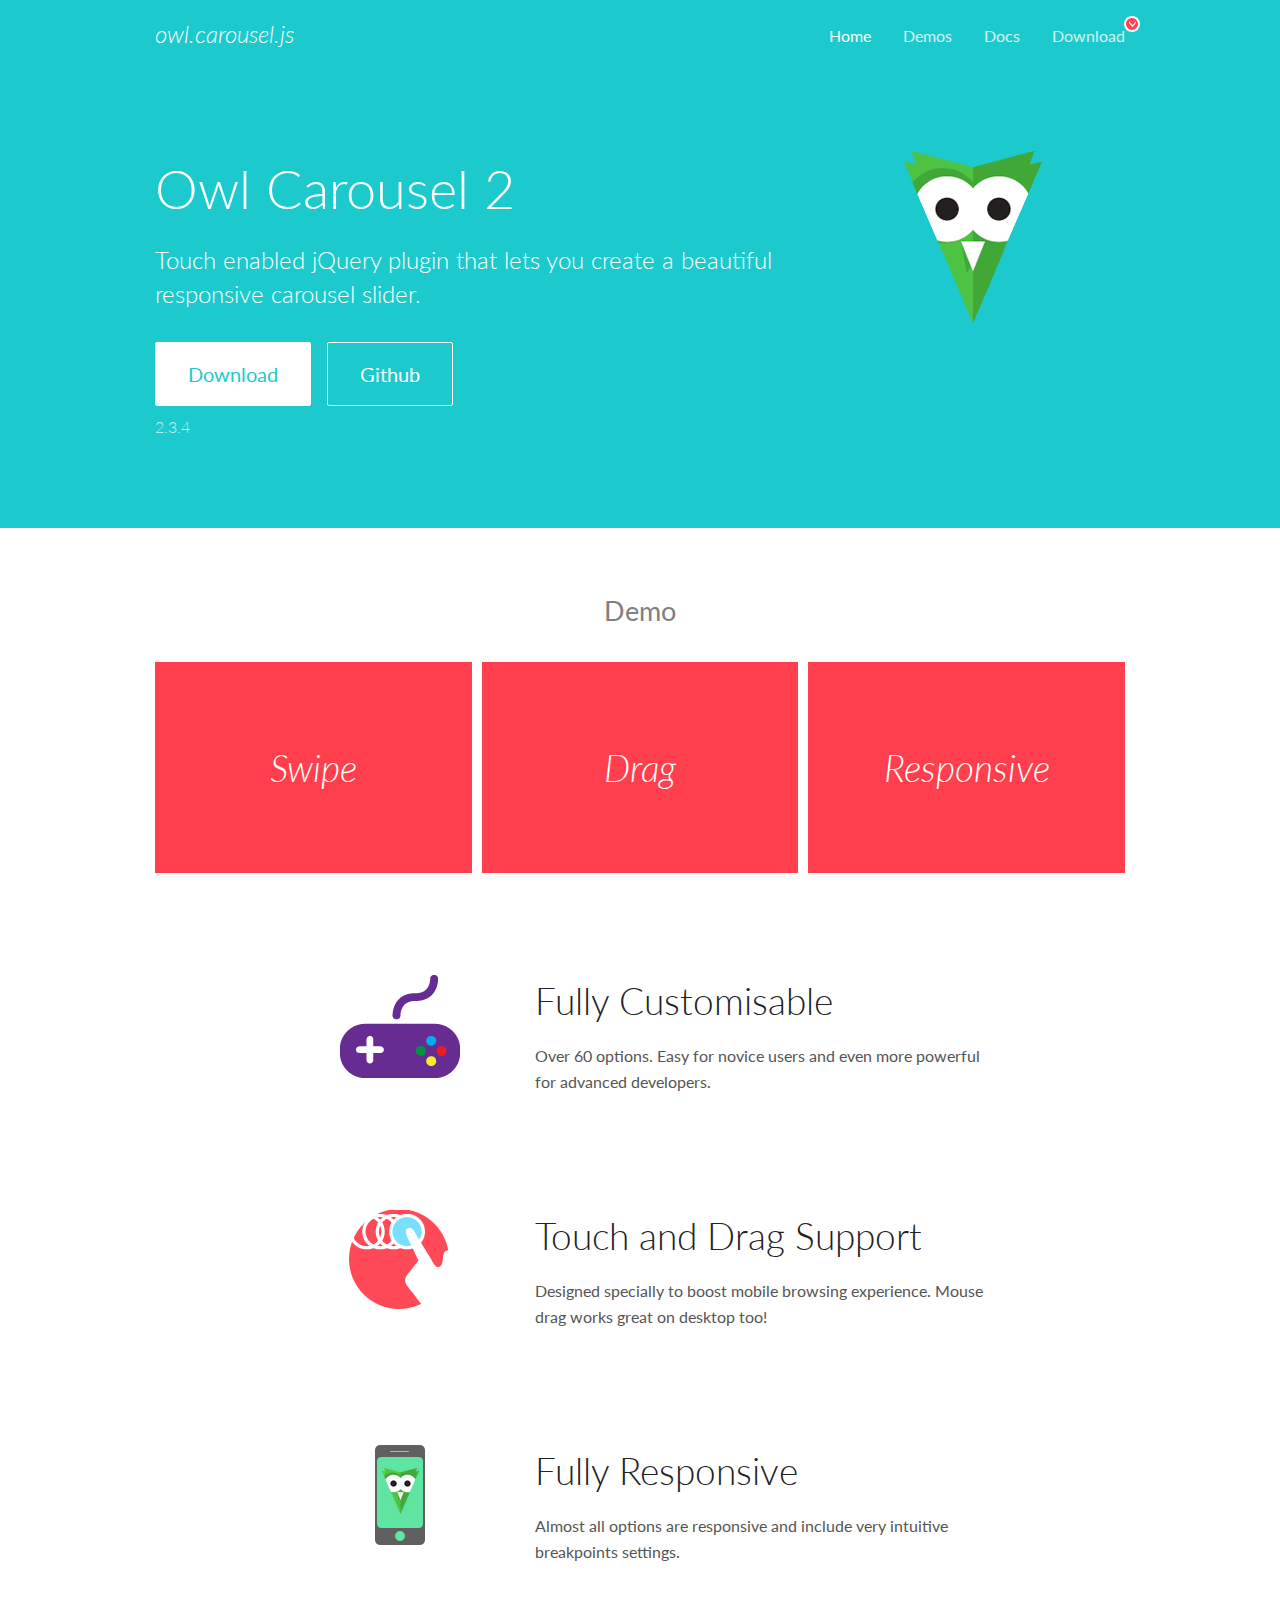
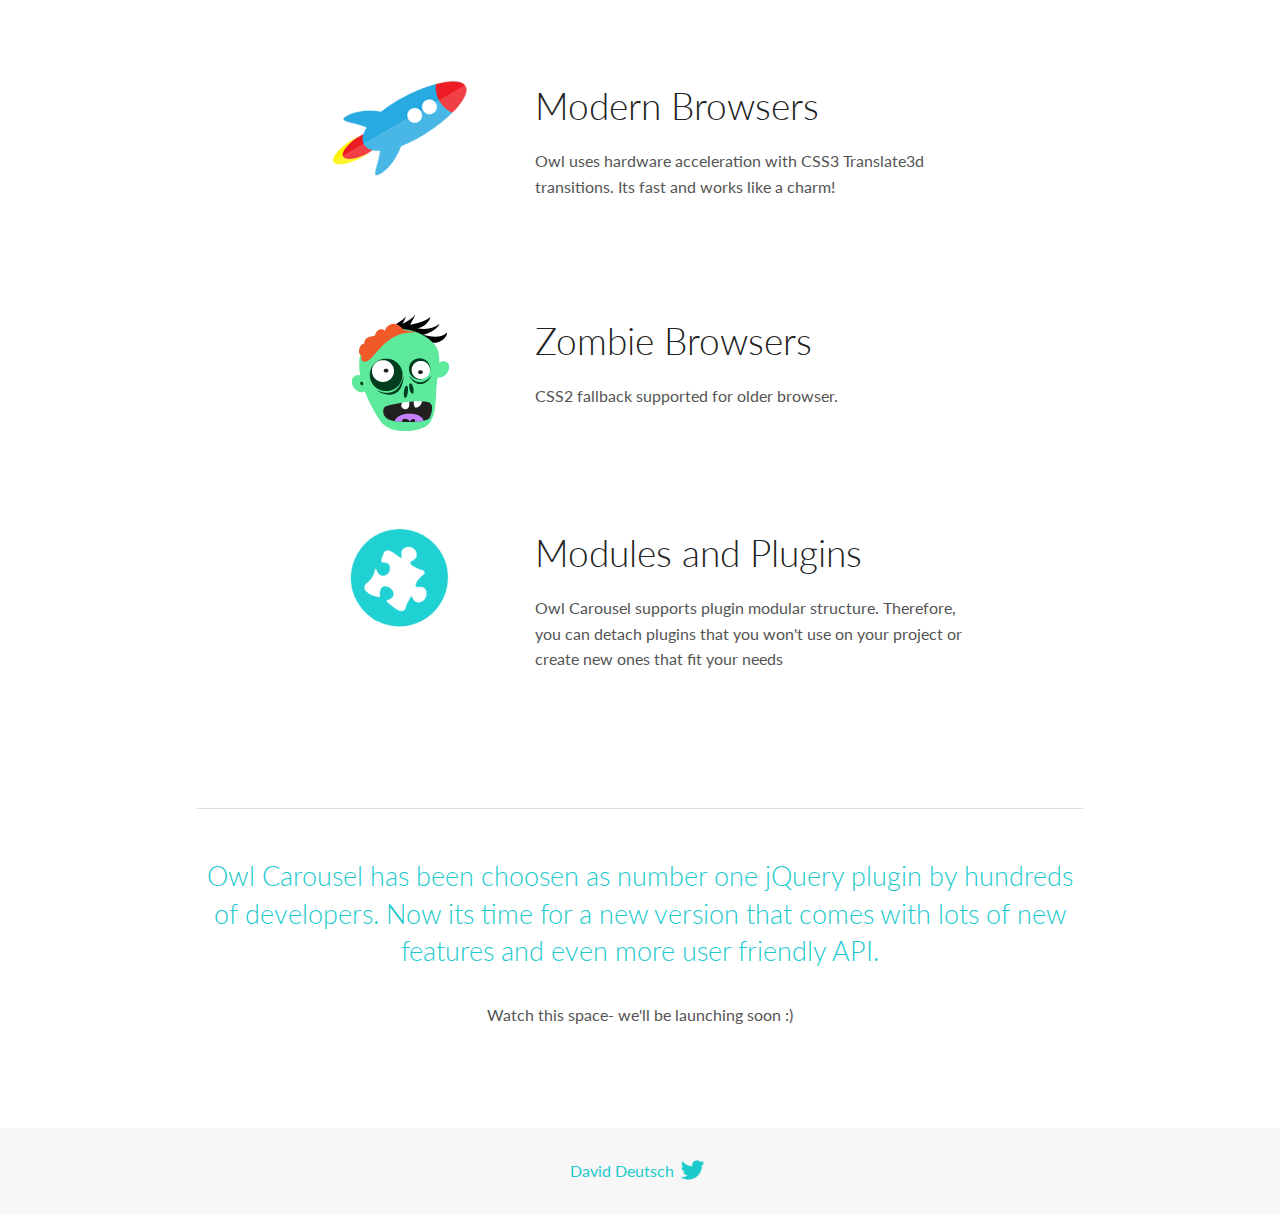
<file: Source/OwlCarousel2-2.3.4/OwlCarousel2-2.3.4/docs/index.html>
<!DOCTYPE html>
<html lang="en">
  <head>

    <!-- head -->
    <meta charset="utf-8">
    <meta name="msapplication-tap-highlight" content="no" />
    <meta name="viewport" content="width=device-width, initial-scale=1.0" />
    <meta name="description" content="Touch enabled jQuery plugin that lets you create beautiful responsive carousel slider.">
    <meta name="author" content="David Deutsch">
    <title>
      Home | Owl Carousel | 2.3.4
    </title>

    <!-- Stylesheets -->
    <link href='https://fonts.googleapis.com/css?family=Lato:300,400,700,400italic,300italic' rel='stylesheet' type='text/css'>
    <link rel="stylesheet" href="assets/css/docs.theme.min.css">

    <!-- Owl Stylesheets -->
    <link rel="stylesheet" href="assets/owlcarousel/assets/owl.carousel.min.css">
    <link rel="stylesheet" href="assets/owlcarousel/assets/owl.theme.default.min.css">

    <!-- HTML5 shim and Respond.js IE8 support of HTML5 elements and media queries -->

    <!--[if lt IE 9]>
      <script src="https://oss.maxcdn.com/libs/html5shiv/3.7.0/html5shiv.js"></script>
      <script src="https://oss.maxcdn.com/libs/respond.js/1.3.0/respond.min.js"></script>
    <![endif]-->

    <!-- Favicons -->
    <link rel="apple-touch-icon-precomposed" sizes="144x144" href="assets/ico/apple-touch-icon-144-precomposed.png">
    <link rel="shortcut icon" href="assets/ico/favicon.png">
    <link rel="shortcut icon" href="favicon.ico">

    <!-- Yeah i know js should not be in header. Its required for demos.-->

    <!-- javascript -->
    <script src="assets/vendors/jquery.min.js"></script>
    <script src="assets/owlcarousel/owl.carousel.js"></script>
  </head>
  <body>

    <!-- header -->
    <header class="header">
      <div class="row">
        <div class="large-12 columns">
          <div class="brand left">
            <h3>
              <a href="/OwlCarousel2/">owl.carousel.js</a> 
            </h3>
          </div>
          <a id="toggle-nav" class="right">
            <span></span> <span></span> <span></span> 
          </a> 
          <div class="nav-bar">
            <ul class="clearfix">
              <li class="active">
                <a href="/OwlCarousel2/index.html">Home</a> 
              </li>
              <li> <a href="/OwlCarousel2/demos/demos.html">Demos</a>  </li>
              <li> <a href="/OwlCarousel2/docs/started-welcome.html">Docs</a>  </li>
              <li>
                <a href="https://github.com/OwlCarousel2/OwlCarousel2/archive/2.3.4.zip">Download</a> 
                <span class="download"></span> 
              </li>
            </ul>
          </div>
        </div>
      </div>
    </header>

    <!-- home panel -->
    <section id="hero">
      <div class="row">
        <div class="large-8 medium-8 columns">
          <h1>Owl Carousel 2</h1>
          <h4>Touch enabled jQuery plugin that lets you create a beautiful responsive carousel slider.</h4>
          <a href="https://github.com/OwlCarousel2/OwlCarousel2/archive/2.3.4.zip" class="hero-button">Download</a> 
          <a href="https://github.com/OwlCarousel2/OwlCarousel2" class="hero-button outline">Github</a> 
          <p>2.3.4</p>
        </div>
        <div class="large-4 medium-4 columns">
          <img class="owl-logo" src="assets/img/owl-logo.png" alt="mr. Owl">
        </div>
      </div>
    </section>

    <!-- body -->
    <div class="home-demo">
      <div class="row">
        <div class="large-12 columns">
          <h3>Demo</h3>
          <div class="owl-carousel">
            <div class="item">
              <h2>Swipe</h2>
            </div>
            <div class="item">
              <h2>Drag</h2>
            </div>
            <div class="item">
              <h2>Responsive</h2>
            </div>
            <div class="item">
              <h2>CSS3</h2>
            </div>
            <div class="item">
              <h2>Fast</h2>
            </div>
            <div class="item">
              <h2>Easy</h2>
            </div>
            <div class="item">
              <h2>Free</h2>
            </div>
            <div class="item">
              <h2>Upgradable</h2>
            </div>
            <div class="item">
              <h2>Tons of options</h2>
            </div>
            <div class="item">
              <h2>Infinity</h2>
            </div>
            <div class="item">
              <h2>Auto Width</h2>
            </div>
          </div>
        </div>
      </div>
    </div>
    <script>
      var owl = $('.owl-carousel');
      owl.owlCarousel({
        margin: 10,
        loop: true,
        responsive: {
          0: {
            items: 1
          },
          600: {
            items: 2
          },
          1000: {
            items: 3
          }
        }
      })
    </script>

    <!-- features -->
    <div id="features">
      <div class="row">
        <div class="small-12 medium-9 small-centered columns">
          <section class="row feature">
            <div class="medium-4 small-12 columns">
              <img src="assets/img/feature-options.png" alt="">
            </div>
            <div class="medium-8 small-12 columns">
              <h2>Fully Customisable</h2>
              <p>Over 60 options. Easy for novice users and even more powerful for advanced developers.</p>
            </div>
          </section>
          <section class="row feature">
            <div class="medium-4 small-12 columns">
              <img src="assets/img/feature-drag.png" alt="">
            </div>
            <div class="medium-8 small-12 columns">
              <h2>Touch and Drag Support</h2>
              <p>Designed specially to boost mobile browsing experience. Mouse drag works great on desktop too!</p>
            </div>
          </section>
          <section class="row feature">
            <div class="medium-4 small-12 columns">
              <img src="assets/img/feature-responsive.png" alt="">
            </div>
            <div class="medium-8 small-12 columns">
              <h2>Fully Responsive</h2>
              <p>Almost all options are responsive and include very intuitive breakpoints settings.</p>
            </div>
          </section>
          <section class="row feature">
            <div class="medium-4 small-12 columns">
              <img src="assets/img/feature-modern.png" alt="">
            </div>
            <div class="medium-8 small-12 columns">
              <h2>Modern Browsers</h2>
              <p>Owl uses hardware acceleration with CSS3 Translate3d transitions. Its fast and works like a charm! </p>
            </div>
          </section>
          <section class="row feature">
            <div class="medium-4 small-12 columns">
              <img src="assets/img/feature-zombie.png" alt="">
            </div>
            <div class="medium-8 small-12 columns">
              <h2>Zombie Browsers</h2>
              <p>CSS2 fallback supported for older browser.</p>
            </div>
          </section>
          <section class="row feature">
            <div class="medium-4 small-12 columns">
              <img src="assets/img/feature-module.png" alt="">
            </div>
            <div class="medium-8 small-12 columns">
              <h2>Modules and Plugins</h2>
              <p>Owl Carousel supports plugin modular structure. Therefore, you can detach plugins that you won&#x27;t use on your project or create new ones that fit your needs</p>
            </div>
          </section>
        </div>
      </div>
    </div>

    <!-- footer -->
    <section id="teaser-text">
      <div class="row">
        <div class="small-12 medium-11 small-centered columns">
          <hr>
          <h3 id="owl-carousel-has-been-choosen-as-number-one-jquery-plugin-by-hundreds-of-developers-now-its-time-for-a-new-version-that-comes-with-lots-of-new-features-and-even-more-user-friendly-api-">Owl Carousel has been choosen as number one jQuery plugin by hundreds of developers. Now its time for a new version that comes with lots of new features and even more user friendly API.</h3>
          <p>Watch this space- we&#39;ll be launching soon :)</p>
        </div>
      </div>
    </section>

    <!-- footer -->
    <footer class="footer">
      <div class="row">
        <div class="large-12 columns">
          <h5>
            <a href="/OwlCarousel2/docs/support-contact.html">David Deutsch</a> 
            <a id="custom-tweet-button" href="https://twitter.com/share?url=https://github.com/OwlCarousel2/OwlCarousel2&text=Owl Carousel - This is so awesome! " target="_blank"></a> 
          </h5>
        </div>
      </div>
    </footer>

    <!-- vendors -->
    <script src="assets/vendors/highlight.js"></script>
    <script src="assets/js/app.js"></script>
  </body>
</html>
</file>
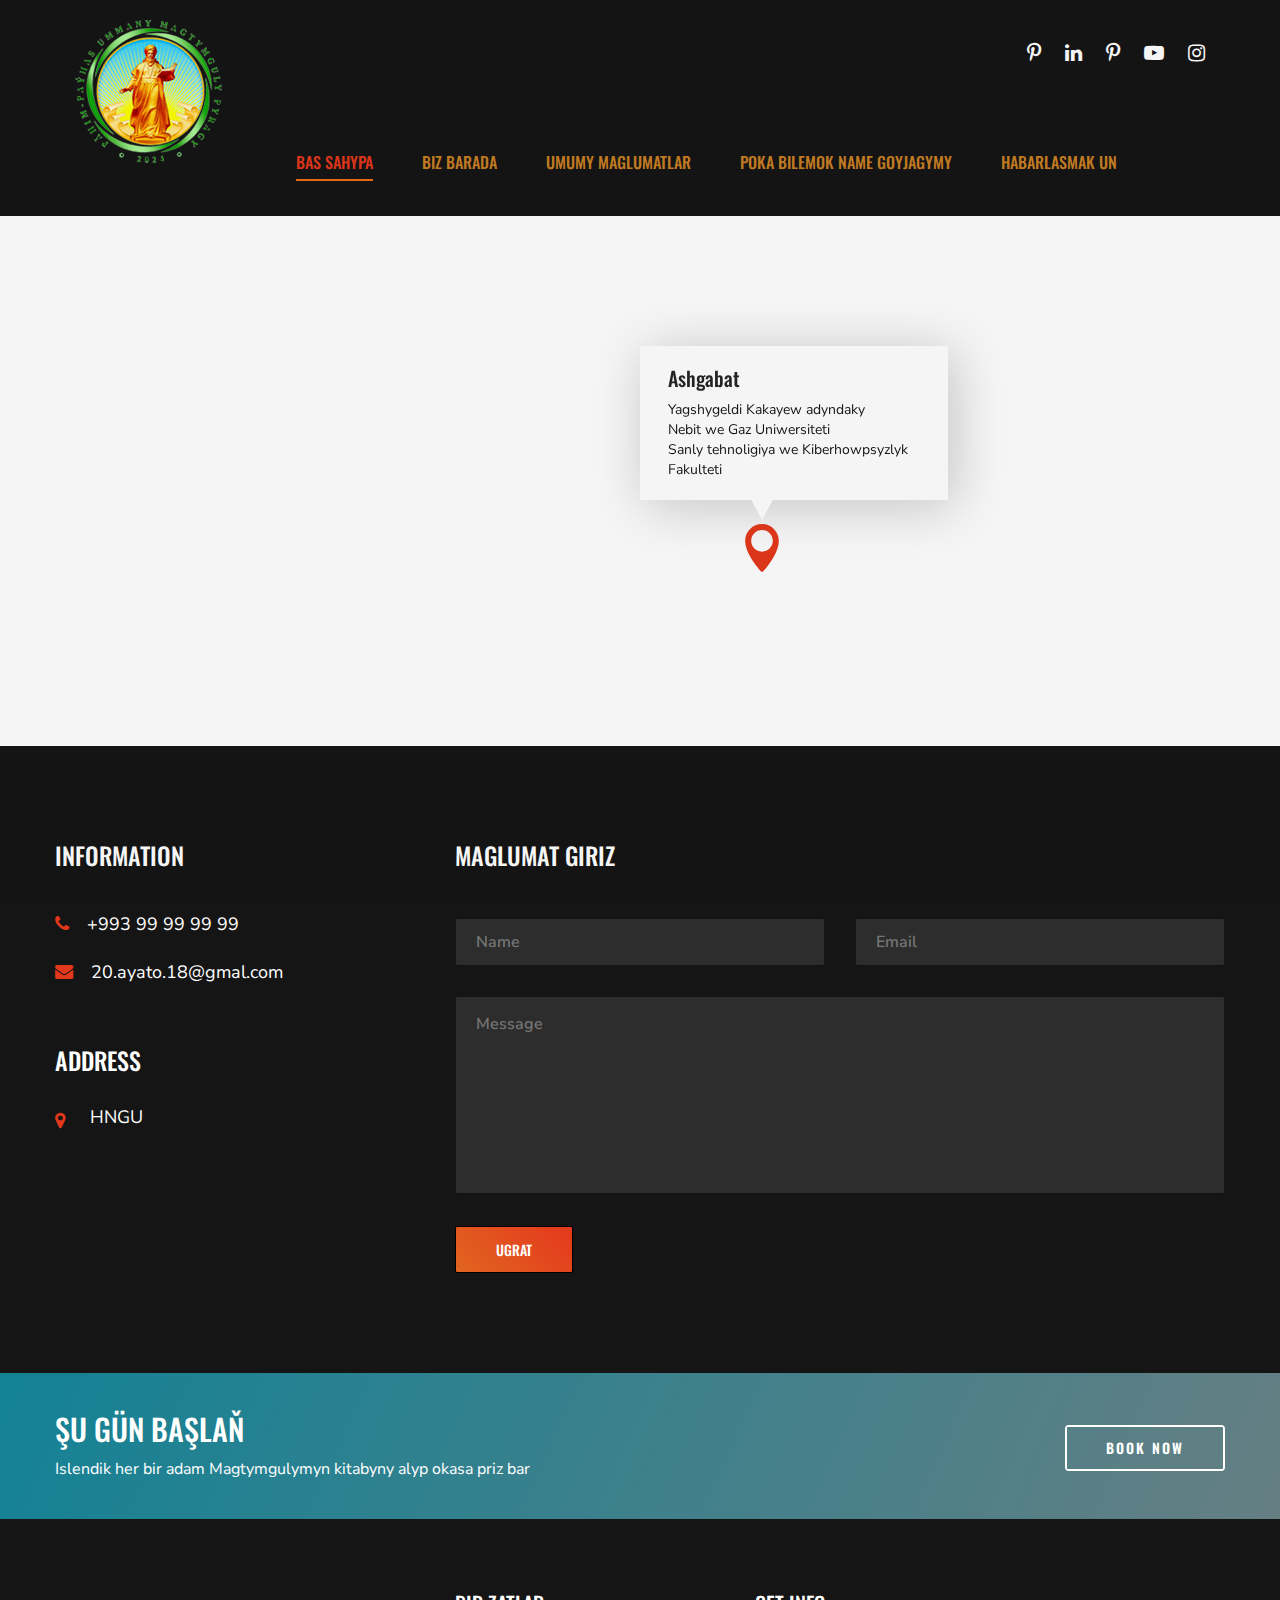
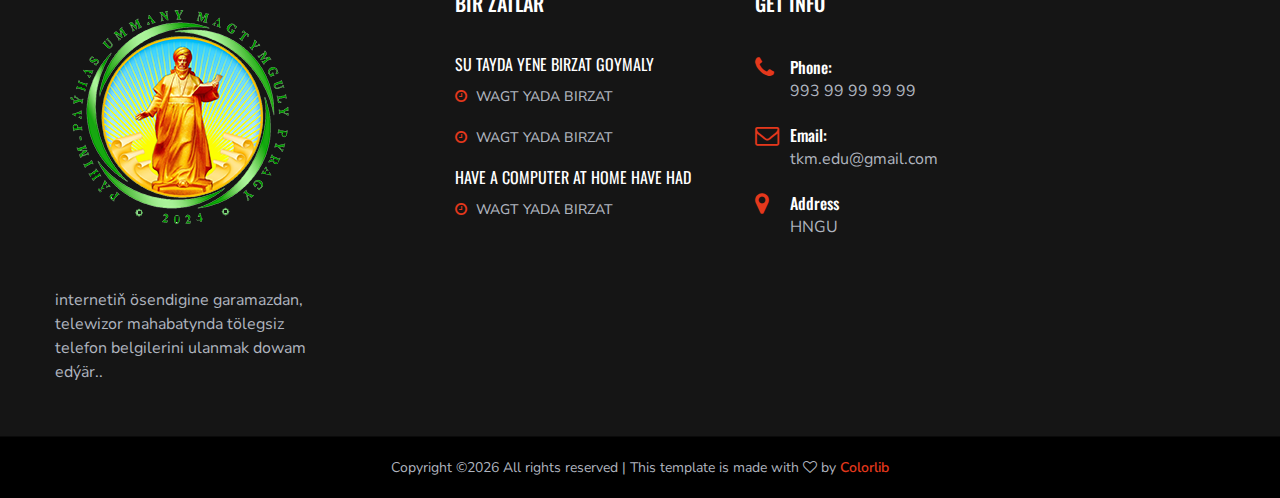
<file: contact.html>
<!DOCTYPE html>
<html lang="zxx">

<head>
    <meta charset="UTF-8">
    <meta name="description" content="Activitar Template">
    <meta name="keywords" content="Activitar, unica, creative, html">
    <meta name="viewport" content="width=device-width, initial-scale=1.0">
    <meta http-equiv="X-UA-Compatible" content="ie=edge">
    <title>Activitar | Template</title>

    <!-- Google Font -->
    <link href="https://fonts.googleapis.com/css?family=Nunito+Sans:400,600,700,800,900&display=swap" rel="stylesheet">
    <link href="https://fonts.googleapis.com/css?family=Oswald:300,400,500,600,700&display=swap" rel="stylesheet">

    <!-- Css Styles -->
    <link rel="stylesheet" href="css/bootstrap.min.css" type="text/css">
    <link rel="stylesheet" href="css/font-awesome.min.css" type="text/css">
    <link rel="stylesheet" href="css/elegant-icons.css" type="text/css">
    <link rel="stylesheet" href="css/nice-select.css" type="text/css">
    <link rel="stylesheet" href="css/owl.carousel.min.css" type="text/css">
    <link rel="stylesheet" href="css/magnific-popup.css" type="text/css">
    <link rel="stylesheet" href="css/slicknav.min.css" type="text/css">
    <link rel="stylesheet" href="css/style.css" type="text/css">
</head>

<body>
    <!-- Page Preloder -->
    <div id="preloder">
        <div class="loader"></div>
    </div>

    <!-- Header Section Begin -->
    <header class="header-section header-normal">
        <div class="container-fluid">
            <div class="logo">
                <a href="./index.html">
                    <img src="img/logo(2).png" alt="">
                </a>
            </div>
            <div class="top-social">
                <a href="#"><i class="fa fa-pinterest-p"></i></a>
                <a href="#"><i class="fa fa-linkedin"></i></a>
                <a href="#"><i class="fa fa-pinterest-p"></i></a>
                <a href="#"><i class="fa fa-youtube-play"></i></a>
                <a href="#"><i class="fa fa-instagram"></i></a>
            </div>
            <div class="container">
                <div class="nav-menu">
                    <nav class="mainmenu mobile-menu">
                        <ul>
                            <li class="active"><a href="./index.html">Bas sahypa</a></li>
                            <li><a href="./about-us.html">Biz barada</a></li>
                            <!-- <li><a href="./schedule.html">Schedule</a></li> -->
                            <li><a href="./gallery.html">Umumy maglumatlar</a></li>
                            <li><a href="./blog-single.html">Poka bilemok name goyjagymy</a>
                                <!-- <ul class="dropdown">
                                    <li><a href="./about-us.html">Biz barada</a></li>
                                    <li><a href="./blog-single.html">Blog detallary</a></li>
                                </ul> -->
                            </li>
                            <li><a href="./contact.html">Habarlasmak un</a></li>
                        </ul>
                    </nav>
                </div>
            </div>
            <div id="mobile-menu-wrap"></div>
        </div>
    </header>
    <!-- Header End -->

    <!-- Map Section Begin -->
    <div class="contact-map">
        <iframe
            src="https://www.google.com/maps/embed?pb=!1m18!1m12!1m3!1d1574.6327750074!2d58.38744197040796!3d37.87747207280507!2m3!1f0!2f0!3f0!3m2!1i1024!2i768!4f13.1!3m3!1m2!1s0x3f6ffd4640043691%3A0x522b65994863214c!2z0KPQvdC40LLQtdGA0YHQuNGC0LXRgiDQvdC10YTRgtC4INC4INCz0LDQt9Cw!5e0!3m2!1sru!2skr!4v1712182686038!5m2!1sru!2skr"
            height="530" style="border: 0" allowfullscreen=""></iframe>
        <div class="map-hover">
            <h5>Ashgabat</h5>
            <ul>
                <li>Yagshygeldi Kakayew adyndaky</li>
                <li>Nebit we Gaz Uniwersiteti</li>
                <li>Sanly tehnoligiya we Kiberhowpsyzlyk</li>
                <li>Fakulteti</li>
            </ul>
            <i class="icon_pin"></i>
        </div>
    </div>
    <!-- Map Section End -->

    <!-- Contact Section Begin -->
    <section class="contact-section spad">
        <div class="container">
            <div class="row">
                <div class="col-lg-3">
                    <div class="contact-info">
                        <h4>Information</h4>
                        <ul>
                            <li><i class="fa fa-phone"></i>+993 99 99 99 99</li>
                            <li><i class="fa fa-envelope"></i>20.ayato.18@gmal.com</li>
                        </ul>
                    </div>
                    <div class="contact-address">
                        <h4>Address</h4>
                        <ul>
                            <li><i class="fa fa-map-marker"></i> HNGU
                            </li>
                        </ul>
                    </div>
                </div>
                <div class="col-lg-8 offset-lg-1">
                    <div class="contact-form">
                        <h4>Maglumat giriz</h4>
                        <form action="#">
                            <div class="row">
                                <div class="col-lg-6">
                                    <input type="text" placeholder="Name">
                                </div>
                                <div class="col-lg-6">
                                    <input type="text" placeholder="Email">
                                </div>
                                <div class="col-lg-12">
                                    <textarea placeholder="Message"></textarea>
                                    <button type="submit" class="c-btn">Ugrat</button>
                                </div>
                            </div>
                        </form>
                    </div>
                </div>
            </div>
        </div>
    </section>
    <!-- Contact Section End -->

    <!-- Cta Section Begin -->
    <section class="cta-section">
        <div class="container">
            <div class="row">
                <div class="col-lg-12">
                    <div class="cta-text">
                        <h3>Şu gün başlaň</h3>
                        <p>Islendik her bir adam Magtymgulymyn kitabyny alyp okasa priz bar</p>
                    </div>
                    <a href="#" class="primary-btn cta-btn">book now</a>
                </div>
            </div>
        </div>
    </section>
    <!-- Cta Section End -->

    <!-- Footer Section Begin -->
    <!-- Footer Section Begin -->
    <footer class="footer-section">
        <div class="container">
            <div class="row">
                <div class="col-lg-3">
                    <div class="footer-logo-item">
                        <div class="f-logo">
                            <a href="#"><img src="img/logo(1).png" alt=""></a>
                        </div>
                        <p>internetiň ösendigine garamazdan, telewizor mahabatynda tölegsiz telefon belgilerini
                            ulanmak dowam edýär..</p>
                        <!-- <div class="social-links">
                            <h6>Follow us</h6>
                            <a href="#"><i class="fa fa-facebook"></i></a>
                            <a href="#"><i class="fa fa-twitter"></i></a>
                            <a href="#"><i class="fa fa-google-plus"></i></a>
                            <a href="#"><i class="fa fa-linkedin"></i></a>
                            <a href="#"><i class="fa fa-instagram"></i></a>
                        </div> -->
                    </div>
                </div>
                <div class="col-lg-3 offset-lg-1">
                    <div class="footer-widget">
                        <h5>Bir zatlar</h5>
                        <div class="footer-blog">
                            <a href="#" class="fb-item">
                                <h6>Su tayda yene birzat goymaly</h6>
                                <span class="blog-time"><i class="fa fa-clock-o"></i> Wagt yada birzat</span>
                            </a>
                            <a href="#" class="fb-item">
                                <h6> </h6>
                                <span class="blog-time"><i class="fa fa-clock-o"></i> Wagt yada birzat</span>
                            </a>
                            <a href="#" class="fb-item">
                                <h6>have a computer at home have had </h6>
                                <span class="blog-time"><i class="fa fa-clock-o"></i> Wagt yada birzat</span>
                            </a>
                        </div>
                    </div>
                </div>
                <!-- <div class="col-lg-2">
                    <div class="footer-widget">
                        <h5>Program</h5>
                        <ul class="workout-program">
                            <li><a href="#">Bodybuilding</a></li>
                            <li><a href="#">Running</a></li>
                            <li><a href="#">Streching</a></li>
                            <li><a href="#">Weight Loss</a></li>
                            <li><a href="#">Gym Fitness</a></li>
                        </ul>
                    </div>
                </div> -->
                <div class="col-lg-3">
                    <div class="footer-widget">
                        <h5>Get Info</h5>
                        <ul class="footer-info">
                            <li>
                                <i class="fa fa-phone"></i>
                                <span>Phone:</span>
                                993 99 99 99 99
                            </li>
                            <li>
                                <i class="fa fa-envelope-o"></i>
                                <span>Email:</span>
                                tkm.edu@gmail.com
                            </li>
                            <li>
                                <i class="fa fa-map-marker"></i>
                                <span>Address</span>
                                HNGU
                            </li>
                        </ul>
                    </div>
                </div>
            </div>
        </div>
        <div class="copyright-text">
            <div class="container">
                <div class="row">
                    <div class="col-lg-12 text-center">
                        <div class="ct-inside"><!-- Link back to Colorlib can't be removed. Template is licensed under CC BY 3.0. -->
Copyright &copy;<script>document.write(new Date().getFullYear());</script> All rights reserved | This template is made with <i class="fa fa-heart-o" aria-hidden="true"></i> by <a href="https://colorlib.com" target="_blank">Colorlib</a>
<!-- Link back to Colorlib can't be removed. Template is licensed under CC BY 3.0. --> </div>
                    </div>
                </div>
            </div>
        </div>
    </footer>
    <!-- Footer Section End -->

    <!-- Js Plugins -->
    <script src="js/jquery-3.3.1.min.js"></script>
    <script src="js/bootstrap.min.js"></script>
    <script src="js/jquery.magnific-popup.min.js"></script>
    <script src="js/mixitup.min.js"></script>
    <script src="js/jquery.nice-select.min.js"></script>
    <script src="js/jquery.slicknav.js"></script>
    <script src="js/owl.carousel.min.js"></script>
    <script src="js/masonry.pkgd.min.js"></script>
    <script src="js/main.js"></script>
</body>

</html>
</file>
<file: Source/jquery-nice-select-1.1.0/jquery-nice-select-1.1.0/css/style.css>
.nice-select {
  -webkit-tap-highlight-color: transparent;
  background-color: #fff;
  border-radius: 5px;
  border: solid 1px #e0e7ee;
  box-sizing: border-box;
  clear: both;
  cursor: pointer;
  display: block;
  float: left;
  font-family: inherit;
  font-size: 14px;
  font-weight: normal;
  height: 42px;
  line-height: 40px;
  outline: none;
  padding-left: 18px;
  padding-right: 30px;
  position: relative;
  text-align: left !important;
  -webkit-transition: all 0.2s ease-in-out;
  transition: all 0.2s ease-in-out;
  -webkit-user-select: none;
     -moz-user-select: none;
      -ms-user-select: none;
          user-select: none;
  white-space: nowrap;
  width: auto; }
  .nice-select:hover {
    border-color: #d0dae5; }
  .nice-select:active, .nice-select.open, .nice-select:focus {
    border-color: #88bfff; }
  .nice-select:after {
    border-bottom: 2px solid #90a1b5;
    border-right: 2px solid #90a1b5;
    content: '';
    display: block;
    height: 5px;
    margin-top: -4px;
    pointer-events: none;
    position: absolute;
    right: 12px;
    top: 50%;
    -webkit-transform-origin: 66% 66%;
        -ms-transform-origin: 66% 66%;
            transform-origin: 66% 66%;
    -webkit-transform: rotate(45deg);
        -ms-transform: rotate(45deg);
            transform: rotate(45deg);
    -webkit-transition: all 0.15s ease-in-out;
    transition: all 0.15s ease-in-out;
    width: 5px; }
  .nice-select.open:after {
    -webkit-transform: rotate(-135deg);
        -ms-transform: rotate(-135deg);
            transform: rotate(-135deg); }
  .nice-select.open .list {
    opacity: 1;
    pointer-events: auto;
    -webkit-transform: scale(1) translateY(0);
        -ms-transform: scale(1) translateY(0);
            transform: scale(1) translateY(0); }
  .nice-select.disabled {
    border-color: #e7ecf2;
    color: #90a1b5;
    pointer-events: none; }
    .nice-select.disabled:after {
      border-color: #cdd5de; }
  .nice-select.wide {
    width: 100%; }
    .nice-select.wide .list {
      left: 0 !important;
      right: 0 !important; }
  .nice-select.right {
    float: right; }
    .nice-select.right .list {
      left: auto;
      right: 0; }
  .nice-select.small {
    font-size: 12px;
    height: 36px;
    line-height: 34px; }
    .nice-select.small:after {
      height: 4px;
      width: 4px; }
    .nice-select.small .option {
      line-height: 34px;
      min-height: 34px; }
  .nice-select .list {
    background-color: #fff;
    border-radius: 5px;
    box-shadow: 0 0 0 1px rgba(68, 88, 112, 0.11);
    box-sizing: border-box;
    margin-top: 4px;
    opacity: 0;
    overflow: hidden;
    padding: 0;
    pointer-events: none;
    position: absolute;
    top: 100%;
    left: 0;
    -webkit-transform-origin: 50% 0;
        -ms-transform-origin: 50% 0;
            transform-origin: 50% 0;
    -webkit-transform: scale(0.75) translateY(-21px);
        -ms-transform: scale(0.75) translateY(-21px);
            transform: scale(0.75) translateY(-21px);
    -webkit-transition: all 0.2s cubic-bezier(0.5, 0, 0, 1.25), opacity 0.15s ease-out;
    transition: all 0.2s cubic-bezier(0.5, 0, 0, 1.25), opacity 0.15s ease-out;
    z-index: 9; }
    .nice-select .list:hover .option:not(:hover) {
      background-color: transparent !important; }
  .nice-select .option {
    cursor: pointer;
    font-weight: 400;
    line-height: 40px;
    list-style: none;
    min-height: 40px;
    outline: none;
    padding-left: 18px;
    padding-right: 29px;
    text-align: left;
    -webkit-transition: all 0.2s;
    transition: all 0.2s; }
    .nice-select .option:hover, .nice-select .option.focus, .nice-select .option.selected.focus {
      background-color: #f6f7f9; }
    .nice-select .option.selected {
      font-weight: bold; }
    .nice-select .option.disabled {
      background-color: transparent;
      color: #90a1b5;
      cursor: default; }

.no-csspointerevents .nice-select .list {
  display: none; }

.no-csspointerevents .nice-select.open .list {
  display: block; }

code[class*="language-"],
pre[class*="language-"] {
  border-radius: 2px;
  color: #445870;
  -webkit-hyphens: none;
      -ms-hyphens: none;
          hyphens: none;
  line-height: 1.5;
  -moz-tab-size: 4;
    -o-tab-size: 4;
       tab-size: 4;
  text-align: left;
  white-space: pre;
  word-break: normal;
  word-spacing: normal;
  word-wrap: normal;
  direction: ltr;
  font-family: Inconsolata, monospace;
  font-size: 13px;
  letter-spacing: 0; }

/* Code blocks */
pre[class*="language-"] {
  padding: 18px 24px;
  margin: 0 0 24px;
  overflow: auto; }

:not(pre) > code[class*="language-"],
pre[class*="language-"] {
  background: #f6f7f9; }

/* Inline code */
:not(pre) > code[class*="language-"] {
  padding: 0 2px 1px; }

.token.comment,
.token.prolog,
.token.doctype,
.token.cdata {
  color: #90a1b5; }

.token.punctuation {
  color: #999; }

.namespace {
  opacity: .7; }

.token.property,
.token.tag,
.token.boolean,
.token.number,
.token.constant,
.token.symbol,
.token.deleted {
  color: #EC4444; }

.token.selector,
.token.attr-name,
.token.string,
.token.char,
.token.builtin,
.token.inserted {
  color: #4ABF60; }

.token.operator,
.token.entity,
.token.url,
.language-css .token.string,
.style .token.string {
  color: #a67f59;
  background: rgba(255, 255, 255, 0.5); }

.token.atrule,
.token.attr-value,
.token.keyword {
  color: #55a1fb; }

.token.function {
  color: #DD4A68; }

.token.regex,
.token.important,
.token.variable {
  color: #e90; }

.token.important,
.token.bold {
  font-weight: bold; }

.token.italic {
  font-style: italic; }

.token.entity {
  cursor: help; }

body {
  -webkit-font-smoothing: antialiased;
  -moz-osx-font-smoothing: grayscale;
  color: #445870;
  font-family: 'Work Sans', sans-serif;
  font-size: 14px;
  font-weight: normal;
  letter-spacing: -0.25px;
  margin: 0;
  padding: 0 18px; }

p {
  line-height: 1.6;
  margin: 0 0 1.6em; }

h1 {
  font-size: 36px;
  font-weight: 300;
  letter-spacing: -2px;
  margin: 0 0 24px; }

h2 {
  font-size: 22px;
  font-weight: 400;
  margin: 0 0 12px;
  padding-top: 48px; }

h3 {
  font-size: 18px;
  font-weight: 400;
  margin: 0 0 12px;
  padding-top: 12px; }

ul {
  margin: 0;
  padding-left: 16px; }

a:not(.button) {
  color: #55a1fb;
  outline: none;
  text-decoration: none;
  -webkit-transition: all 0.2s ease-in-out;
  transition: all 0.2s ease-in-out;
  border-bottom: 1px solid transparent; }
  a:not(.button):hover, a:not(.button):focus {
    border-bottom: 1px solid #88bfff; }

::-moz-selection {
  background: #f3f4f7; }

::selection {
  background: #f3f4f7; }

.container {
  margin: 96px auto 60px;
  max-width: 40em; }

.box {
  background-color: #f6f7f9;
  border-radius: 2px;
  margin-bottom: 30px;
  padding: 24px 30px; }
  .box:before, .box:after {
    content: "";
    display: table; }
  .box:after {
    clear: both; }

label {
  color: #90a1b5;
  font-size: 11px;
  margin: 0 2px 4px;
  text-transform: uppercase;
  float: left; }
  label.right {
    float: right; }

.button {
  -webkit-tap-highlight-color: transparent;
  background-color: #55a1fb;
  border-radius: 5px;
  border: none;
  box-sizing: border-box;
  color: #fff;
  cursor: pointer;
  display: inline-block;
  font-weight: 600;
  height: 42px;
  line-height: 42px;
  outline: none;
  padding: 0 24px;
  text-align: center;
  text-decoration: none;
  -webkit-transition: all 0.2s ease-in-out;
  transition: all 0.2s ease-in-out;
  white-space: nowrap;
  width: auto; }
  .button:hover, .button:focus {
    background-color: #4196fb; }
  .button:active, .button.nice-select.open {
    background-color: #2d8bfa; }
  .button.light {
    background-color: #fff;
    border: 1px solid #e0e7ee;
    color: #55a1fb;
    line-height: 40px;
    margin-left: 24px; }
    .button.light:hover {
      border-color: #d0dae5; }
    .button.light:active, .button.light.nice-select.open, .button.light:focus {
      border-color: #88bfff; }
  @media screen and (max-width: 360px) {
    .button {
      width: 100%; }
      .button.light {
        margin: 18px 0 0; } }

.header {
  text-align: center;
  margin-bottom: 60px; }
  @media screen and (min-width: 600px) {
    .header {
      padding: 0 18px; } }
  .header p {
    color: #90a1b5;
    font-size: 18px;
    margin-bottom: 36px; }

.footer {
  text-align: center; }
  .footer p {
    margin-bottom: 90px; }

.credit {
  color: #90a1b5;
  clear: both;
  font-size: 12px;
  margin-top: 90px; }
</file>
<file: Source/elegant_font/elegant_font/HTML CSS/style.css>
@font-face {
	font-family: 'ElegantIcons';
	src:url('fonts/ElegantIcons.eot');
	src:url('fonts/ElegantIcons.eot?#iefix') format('embedded-opentype'),
		url('fonts/ElegantIcons.woff') format('woff'),
		url('fonts/ElegantIcons.ttf') format('truetype'),
		url('fonts/ElegantIcons.svg#ElegantIcons') format('svg');
	font-weight: normal;
	font-style: normal;
}

/* Use the following CSS code if you want to use data attributes for inserting your icons */
[data-icon]:before {
	font-family: 'ElegantIcons';
	content: attr(data-icon);
	speak: none;
	font-weight: normal;
	font-variant: normal;
	text-transform: none;
	line-height: 1;
	-webkit-font-smoothing: antialiased;
	-moz-osx-font-smoothing: grayscale;
}

/* Use the following CSS code if you want to have a class per icon */
/*
Instead of a list of all class selectors,
you can use the generic selector below, but it's slower:
[class*="your-class-prefix"] {
*/
.arrow_up, .arrow_down, .arrow_left, .arrow_right, .arrow_left-up, .arrow_right-up, .arrow_right-down, .arrow_left-down, .arrow-up-down, .arrow_up-down_alt, .arrow_left-right_alt, .arrow_left-right, .arrow_expand_alt2, .arrow_expand_alt, .arrow_condense, .arrow_expand, .arrow_move, .arrow_carrot-up, .arrow_carrot-down, .arrow_carrot-left, .arrow_carrot-right, .arrow_carrot-2up, .arrow_carrot-2down, .arrow_carrot-2left, .arrow_carrot-2right, .arrow_carrot-up_alt2, .arrow_carrot-down_alt2, .arrow_carrot-left_alt2, .arrow_carrot-right_alt2, .arrow_carrot-2up_alt2, .arrow_carrot-2down_alt2, .arrow_carrot-2left_alt2, .arrow_carrot-2right_alt2, .arrow_triangle-up, .arrow_triangle-down, .arrow_triangle-left, .arrow_triangle-right, .arrow_triangle-up_alt2, .arrow_triangle-down_alt2, .arrow_triangle-left_alt2, .arrow_triangle-right_alt2, .arrow_back, .icon_minus-06, .icon_plus, .icon_close, .icon_check, .icon_minus_alt2, .icon_plus_alt2, .icon_close_alt2, .icon_check_alt2, .icon_zoom-out_alt, .icon_zoom-in_alt, .icon_search, .icon_box-empty, .icon_box-selected, .icon_minus-box, .icon_plus-box, .icon_box-checked, .icon_circle-empty, .icon_circle-slelected, .icon_stop_alt2, .icon_stop, .icon_pause_alt2, .icon_pause, .icon_menu, .icon_menu-square_alt2, .icon_menu-circle_alt2, .icon_ul, .icon_ol, .icon_adjust-horiz, .icon_adjust-vert, .icon_document_alt, .icon_documents_alt, .icon_pencil, .icon_pencil-edit_alt, .icon_pencil-edit, .icon_folder-alt, .icon_folder-open_alt, .icon_folder-add_alt, .icon_info_alt, .icon_error-oct_alt, .icon_error-circle_alt, .icon_error-triangle_alt, .icon_question_alt2, .icon_question, .icon_comment_alt, .icon_chat_alt, .icon_vol-mute_alt, .icon_volume-low_alt, .icon_volume-high_alt, .icon_quotations, .icon_quotations_alt2, .icon_clock_alt, .icon_lock_alt, .icon_lock-open_alt, .icon_key_alt, .icon_cloud_alt, .icon_cloud-upload_alt, .icon_cloud-download_alt, .icon_image, .icon_images, .icon_lightbulb_alt, .icon_gift_alt, .icon_house_alt, .icon_genius, .icon_mobile, .icon_tablet, .icon_laptop, .icon_desktop, .icon_camera_alt, .icon_mail_alt, .icon_cone_alt, .icon_ribbon_alt, .icon_bag_alt, .icon_creditcard, .icon_cart_alt, .icon_paperclip, .icon_tag_alt, .icon_tags_alt, .icon_trash_alt, .icon_cursor_alt, .icon_mic_alt, .icon_compass_alt, .icon_pin_alt, .icon_pushpin_alt, .icon_map_alt, .icon_drawer_alt, .icon_toolbox_alt, .icon_book_alt, .icon_calendar, .icon_film, .icon_table, .icon_contacts_alt, .icon_headphones, .icon_lifesaver, .icon_piechart, .icon_refresh, .icon_link_alt, .icon_link, .icon_loading, .icon_blocked, .icon_archive_alt, .icon_heart_alt, .icon_star_alt, .icon_star-half_alt, .icon_star, .icon_star-half, .icon_tools, .icon_tool, .icon_cog, .icon_cogs, .arrow_up_alt, .arrow_down_alt, .arrow_left_alt, .arrow_right_alt, .arrow_left-up_alt, .arrow_right-up_alt, .arrow_right-down_alt, .arrow_left-down_alt, .arrow_condense_alt, .arrow_expand_alt3, .arrow_carrot_up_alt, .arrow_carrot-down_alt, .arrow_carrot-left_alt, .arrow_carrot-right_alt, .arrow_carrot-2up_alt, .arrow_carrot-2dwnn_alt, .arrow_carrot-2left_alt, .arrow_carrot-2right_alt, .arrow_triangle-up_alt, .arrow_triangle-down_alt, .arrow_triangle-left_alt, .arrow_triangle-right_alt, .icon_minus_alt, .icon_plus_alt, .icon_close_alt, .icon_check_alt, .icon_zoom-out, .icon_zoom-in, .icon_stop_alt, .icon_menu-square_alt, .icon_menu-circle_alt, .icon_document, .icon_documents, .icon_pencil_alt, .icon_folder, .icon_folder-open, .icon_folder-add, .icon_folder_upload, .icon_folder_download, .icon_info, .icon_error-circle, .icon_error-oct, .icon_error-triangle, .icon_question_alt, .icon_comment, .icon_chat, .icon_vol-mute, .icon_volume-low, .icon_volume-high, .icon_quotations_alt, .icon_clock, .icon_lock, .icon_lock-open, .icon_key, .icon_cloud, .icon_cloud-upload, .icon_cloud-download, .icon_lightbulb, .icon_gift, .icon_house, .icon_camera, .icon_mail, .icon_cone, .icon_ribbon, .icon_bag, .icon_cart, .icon_tag, .icon_tags, .icon_trash, .icon_cursor, .icon_mic, .icon_compass, .icon_pin, .icon_pushpin, .icon_map, .icon_drawer, .icon_toolbox, .icon_book, .icon_contacts, .icon_archive, .icon_heart, .icon_profile, .icon_group, .icon_grid-2x2, .icon_grid-3x3, .icon_music, .icon_pause_alt, .icon_phone, .icon_upload, .icon_download, .social_facebook, .social_twitter, .social_pinterest, .social_googleplus, .social_tumblr, .social_tumbleupon, .social_wordpress, .social_instagram, .social_dribbble, .social_vimeo, .social_linkedin, .social_rss, .social_deviantart, .social_share, .social_myspace, .social_skype, .social_youtube, .social_picassa, .social_googledrive, .social_flickr, .social_blogger, .social_spotify, .social_delicious, .social_facebook_circle, .social_twitter_circle, .social_pinterest_circle, .social_googleplus_circle, .social_tumblr_circle, .social_stumbleupon_circle, .social_wordpress_circle, .social_instagram_circle, .social_dribbble_circle, .social_vimeo_circle, .social_linkedin_circle, .social_rss_circle, .social_deviantart_circle, .social_share_circle, .social_myspace_circle, .social_skype_circle, .social_youtube_circle, .social_picassa_circle, .social_googledrive_alt2, .social_flickr_circle, .social_blogger_circle, .social_spotify_circle, .social_delicious_circle, .social_facebook_square, .social_twitter_square, .social_pinterest_square, .social_googleplus_square, .social_tumblr_square, .social_stumbleupon_square, .social_wordpress_square, .social_instagram_square, .social_dribbble_square, .social_vimeo_square, .social_linkedin_square, .social_rss_square, .social_deviantart_square, .social_share_square, .social_myspace_square, .social_skype_square, .social_youtube_square, .social_picassa_square, .social_googledrive_square, .social_flickr_square, .social_blogger_square, .social_spotify_square, .social_delicious_square, .icon_printer, .icon_calulator, .icon_building, .icon_floppy, .icon_drive, .icon_search-2, .icon_id, .icon_id-2, .icon_puzzle, .icon_like, .icon_dislike, .icon_mug, .icon_currency, .icon_wallet, .icon_pens, .icon_easel, .icon_flowchart, .icon_datareport, .icon_briefcase, .icon_shield, .icon_percent, .icon_globe, .icon_globe-2, .icon_target, .icon_hourglass, .icon_balance, .icon_rook, .icon_printer-alt, .icon_calculator_alt, .icon_building_alt, .icon_floppy_alt, .icon_drive_alt, .icon_search_alt, .icon_id_alt, .icon_id-2_alt, .icon_puzzle_alt, .icon_like_alt, .icon_dislike_alt, .icon_mug_alt, .icon_currency_alt, .icon_wallet_alt, .icon_pens_alt, .icon_easel_alt, .icon_flowchart_alt, .icon_datareport_alt, .icon_briefcase_alt, .icon_shield_alt, .icon_percent_alt, .icon_globe_alt, .icon_clipboard {
	font-family: 'ElegantIcons';
	speak: none;
	font-style: normal;
	font-weight: normal;
	font-variant: normal;
	text-transform: none;
	line-height: 1;
	-webkit-font-smoothing: antialiased;
}
.arrow_up:before {
	content: "\21";
}
.arrow_down:before {
	content: "\22";
}
.arrow_left:before {
	content: "\23";
}
.arrow_right:before {
	content: "\24";
}
.arrow_left-up:before {
	content: "\25";
}
.arrow_right-up:before {
	content: "\26";
}
.arrow_right-down:before {
	content: "\27";
}
.arrow_left-down:before {
	content: "\28";
}
.arrow-up-down:before {
	content: "\29";
}
.arrow_up-down_alt:before {
	content: "\2a";
}
.arrow_left-right_alt:before {
	content: "\2b";
}
.arrow_left-right:before {
	content: "\2c";
}
.arrow_expand_alt2:before {
	content: "\2d";
}
.arrow_expand_alt:before {
	content: "\2e";
}
.arrow_condense:before {
	content: "\2f";
}
.arrow_expand:before {
	content: "\30";
}
.arrow_move:before {
	content: "\31";
}
.arrow_carrot-up:before {
	content: "\32";
}
.arrow_carrot-down:before {
	content: "\33";
}
.arrow_carrot-left:before {
	content: "\34";
}
.arrow_carrot-right:before {
	content: "\35";
}
.arrow_carrot-2up:before {
	content: "\36";
}
.arrow_carrot-2down:before {
	content: "\37";
}
.arrow_carrot-2left:before {
	content: "\38";
}
.arrow_carrot-2right:before {
	content: "\39";
}
.arrow_carrot-up_alt2:before {
	content: "\3a";
}
.arrow_carrot-down_alt2:before {
	content: "\3b";
}
.arrow_carrot-left_alt2:before {
	content: "\3c";
}
.arrow_carrot-right_alt2:before {
	content: "\3d";
}
.arrow_carrot-2up_alt2:before {
	content: "\3e";
}
.arrow_carrot-2down_alt2:before {
	content: "\3f";
}
.arrow_carrot-2left_alt2:before {
	content: "\40";
}
.arrow_carrot-2right_alt2:before {
	content: "\41";
}
.arrow_triangle-up:before {
	content: "\42";
}
.arrow_triangle-down:before {
	content: "\43";
}
.arrow_triangle-left:before {
	content: "\44";
}
.arrow_triangle-right:before {
	content: "\45";
}
.arrow_triangle-up_alt2:before {
	content: "\46";
}
.arrow_triangle-down_alt2:before {
	content: "\47";
}
.arrow_triangle-left_alt2:before {
	content: "\48";
}
.arrow_triangle-right_alt2:before {
	content: "\49";
}
.arrow_back:before {
	content: "\4a";
}
.icon_minus-06:before {
	content: "\4b";
}
.icon_plus:before {
	content: "\4c";
}
.icon_close:before {
	content: "\4d";
}
.icon_check:before {
	content: "\4e";
}
.icon_minus_alt2:before {
	content: "\4f";
}
.icon_plus_alt2:before {
	content: "\50";
}
.icon_close_alt2:before {
	content: "\51";
}
.icon_check_alt2:before {
	content: "\52";
}
.icon_zoom-out_alt:before {
	content: "\53";
}
.icon_zoom-in_alt:before {
	content: "\54";
}
.icon_search:before {
	content: "\55";
}
.icon_box-empty:before {
	content: "\56";
}
.icon_box-selected:before {
	content: "\57";
}
.icon_minus-box:before {
	content: "\58";
}
.icon_plus-box:before {
	content: "\59";
}
.icon_box-checked:before {
	content: "\5a";
}
.icon_circle-empty:before {
	content: "\5b";
}
.icon_circle-slelected:before {
	content: "\5c";
}
.icon_stop_alt2:before {
	content: "\5d";
}
.icon_stop:before {
	content: "\5e";
}
.icon_pause_alt2:before {
	content: "\5f";
}
.icon_pause:before {
	content: "\60";
}
.icon_menu:before {
	content: "\61";
}
.icon_menu-square_alt2:before {
	content: "\62";
}
.icon_menu-circle_alt2:before {
	content: "\63";
}
.icon_ul:before {
	content: "\64";
}
.icon_ol:before {
	content: "\65";
}
.icon_adjust-horiz:before {
	content: "\66";
}
.icon_adjust-vert:before {
	content: "\67";
}
.icon_document_alt:before {
	content: "\68";
}
.icon_documents_alt:before {
	content: "\69";
}
.icon_pencil:before {
	content: "\6a";
}
.icon_pencil-edit_alt:before {
	content: "\6b";
}
.icon_pencil-edit:before {
	content: "\6c";
}
.icon_folder-alt:before {
	content: "\6d";
}
.icon_folder-open_alt:before {
	content: "\6e";
}
.icon_folder-add_alt:before {
	content: "\6f";
}
.icon_info_alt:before {
	content: "\70";
}
.icon_error-oct_alt:before {
	content: "\71";
}
.icon_error-circle_alt:before {
	content: "\72";
}
.icon_error-triangle_alt:before {
	content: "\73";
}
.icon_question_alt2:before {
	content: "\74";
}
.icon_question:before {
	content: "\75";
}
.icon_comment_alt:before {
	content: "\76";
}
.icon_chat_alt:before {
	content: "\77";
}
.icon_vol-mute_alt:before {
	content: "\78";
}
.icon_volume-low_alt:before {
	content: "\79";
}
.icon_volume-high_alt:before {
	content: "\7a";
}
.icon_quotations:before {
	content: "\7b";
}
.icon_quotations_alt2:before {
	content: "\7c";
}
.icon_clock_alt:before {
	content: "\7d";
}
.icon_lock_alt:before {
	content: "\7e";
}
.icon_lock-open_alt:before {
	content: "\e000";
}
.icon_key_alt:before {
	content: "\e001";
}
.icon_cloud_alt:before {
	content: "\e002";
}
.icon_cloud-upload_alt:before {
	content: "\e003";
}
.icon_cloud-download_alt:before {
	content: "\e004";
}
.icon_image:before {
	content: "\e005";
}
.icon_images:before {
	content: "\e006";
}
.icon_lightbulb_alt:before {
	content: "\e007";
}
.icon_gift_alt:before {
	content: "\e008";
}
.icon_house_alt:before {
	content: "\e009";
}
.icon_genius:before {
	content: "\e00a";
}
.icon_mobile:before {
	content: "\e00b";
}
.icon_tablet:before {
	content: "\e00c";
}
.icon_laptop:before {
	content: "\e00d";
}
.icon_desktop:before {
	content: "\e00e";
}
.icon_camera_alt:before {
	content: "\e00f";
}
.icon_mail_alt:before {
	content: "\e010";
}
.icon_cone_alt:before {
	content: "\e011";
}
.icon_ribbon_alt:before {
	content: "\e012";
}
.icon_bag_alt:before {
	content: "\e013";
}
.icon_creditcard:before {
	content: "\e014";
}
.icon_cart_alt:before {
	content: "\e015";
}
.icon_paperclip:before {
	content: "\e016";
}
.icon_tag_alt:before {
	content: "\e017";
}
.icon_tags_alt:before {
	content: "\e018";
}
.icon_trash_alt:before {
	content: "\e019";
}
.icon_cursor_alt:before {
	content: "\e01a";
}
.icon_mic_alt:before {
	content: "\e01b";
}
.icon_compass_alt:before {
	content: "\e01c";
}
.icon_pin_alt:before {
	content: "\e01d";
}
.icon_pushpin_alt:before {
	content: "\e01e";
}
.icon_map_alt:before {
	content: "\e01f";
}
.icon_drawer_alt:before {
	content: "\e020";
}
.icon_toolbox_alt:before {
	content: "\e021";
}
.icon_book_alt:before {
	content: "\e022";
}
.icon_calendar:before {
	content: "\e023";
}
.icon_film:before {
	content: "\e024";
}
.icon_table:before {
	content: "\e025";
}
.icon_contacts_alt:before {
	content: "\e026";
}
.icon_headphones:before {
	content: "\e027";
}
.icon_lifesaver:before {
	content: "\e028";
}
.icon_piechart:before {
	content: "\e029";
}
.icon_refresh:before {
	content: "\e02a";
}
.icon_link_alt:before {
	content: "\e02b";
}
.icon_link:before {
	content: "\e02c";
}
.icon_loading:before {
	content: "\e02d";
}
.icon_blocked:before {
	content: "\e02e";
}
.icon_archive_alt:before {
	content: "\e02f";
}
.icon_heart_alt:before {
	content: "\e030";
}
.icon_star_alt:before {
	content: "\e031";
}
.icon_star-half_alt:before {
	content: "\e032";
}
.icon_star:before {
	content: "\e033";
}
.icon_star-half:before {
	content: "\e034";
}
.icon_tools:before {
	content: "\e035";
}
.icon_tool:before {
	content: "\e036";
}
.icon_cog:before {
	content: "\e037";
}
.icon_cogs:before {
	content: "\e038";
}
.arrow_up_alt:before {
	content: "\e039";
}
.arrow_down_alt:before {
	content: "\e03a";
}
.arrow_left_alt:before {
	content: "\e03b";
}
.arrow_right_alt:before {
	content: "\e03c";
}
.arrow_left-up_alt:before {
	content: "\e03d";
}
.arrow_right-up_alt:before {
	content: "\e03e";
}
.arrow_right-down_alt:before {
	content: "\e03f";
}
.arrow_left-down_alt:before {
	content: "\e040";
}
.arrow_condense_alt:before {
	content: "\e041";
}
.arrow_expand_alt3:before {
	content: "\e042";
}
.arrow_carrot_up_alt:before {
	content: "\e043";
}
.arrow_carrot-down_alt:before {
	content: "\e044";
}
.arrow_carrot-left_alt:before {
	content: "\e045";
}
.arrow_carrot-right_alt:before {
	content: "\e046";
}
.arrow_carrot-2up_alt:before {
	content: "\e047";
}
.arrow_carrot-2dwnn_alt:before {
	content: "\e048";
}
.arrow_carrot-2left_alt:before {
	content: "\e049";
}
.arrow_carrot-2right_alt:before {
	content: "\e04a";
}
.arrow_triangle-up_alt:before {
	content: "\e04b";
}
.arrow_triangle-down_alt:before {
	content: "\e04c";
}
.arrow_triangle-left_alt:before {
	content: "\e04d";
}
.arrow_triangle-right_alt:before {
	content: "\e04e";
}
.icon_minus_alt:before {
	content: "\e04f";
}
.icon_plus_alt:before {
	content: "\e050";
}
.icon_close_alt:before {
	content: "\e051";
}
.icon_check_alt:before {
	content: "\e052";
}
.icon_zoom-out:before {
	content: "\e053";
}
.icon_zoom-in:before {
	content: "\e054";
}
.icon_stop_alt:before {
	content: "\e055";
}
.icon_menu-square_alt:before {
	content: "\e056";
}
.icon_menu-circle_alt:before {
	content: "\e057";
}
.icon_document:before {
	content: "\e058";
}
.icon_documents:before {
	content: "\e059";
}
.icon_pencil_alt:before {
	content: "\e05a";
}
.icon_folder:before {
	content: "\e05b";
}
.icon_folder-open:before {
	content: "\e05c";
}
.icon_folder-add:before {
	content: "\e05d";
}
.icon_folder_upload:before {
	content: "\e05e";
}
.icon_folder_download:before {
	content: "\e05f";
}
.icon_info:before {
	content: "\e060";
}
.icon_error-circle:before {
	content: "\e061";
}
.icon_error-oct:before {
	content: "\e062";
}
.icon_error-triangle:before {
	content: "\e063";
}
.icon_question_alt:before {
	content: "\e064";
}
.icon_comment:before {
	content: "\e065";
}
.icon_chat:before {
	content: "\e066";
}
.icon_vol-mute:before {
	content: "\e067";
}
.icon_volume-low:before {
	content: "\e068";
}
.icon_volume-high:before {
	content: "\e069";
}
.icon_quotations_alt:before {
	content: "\e06a";
}
.icon_clock:before {
	content: "\e06b";
}
.icon_lock:before {
	content: "\e06c";
}
.icon_lock-open:before {
	content: "\e06d";
}
.icon_key:before {
	content: "\e06e";
}
.icon_cloud:before {
	content: "\e06f";
}
.icon_cloud-upload:before {
	content: "\e070";
}
.icon_cloud-download:before {
	content: "\e071";
}
.icon_lightbulb:before {
	content: "\e072";
}
.icon_gift:before {
	content: "\e073";
}
.icon_house:before {
	content: "\e074";
}
.icon_camera:before {
	content: "\e075";
}
.icon_mail:before {
	content: "\e076";
}
.icon_cone:before {
	content: "\e077";
}
.icon_ribbon:before {
	content: "\e078";
}
.icon_bag:before {
	content: "\e079";
}
.icon_cart:before {
	content: "\e07a";
}
.icon_tag:before {
	content: "\e07b";
}
.icon_tags:before {
	content: "\e07c";
}
.icon_trash:before {
	content: "\e07d";
}
.icon_cursor:before {
	content: "\e07e";
}
.icon_mic:before {
	content: "\e07f";
}
.icon_compass:before {
	content: "\e080";
}
.icon_pin:before {
	content: "\e081";
}
.icon_pushpin:before {
	content: "\e082";
}
.icon_map:before {
	content: "\e083";
}
.icon_drawer:before {
	content: "\e084";
}
.icon_toolbox:before {
	content: "\e085";
}
.icon_book:before {
	content: "\e086";
}
.icon_contacts:before {
	content: "\e087";
}
.icon_archive:before {
	content: "\e088";
}
.icon_heart:before {
	content: "\e089";
}
.icon_profile:before {
	content: "\e08a";
}
.icon_group:before {
	content: "\e08b";
}
.icon_grid-2x2:before {
	content: "\e08c";
}
.icon_grid-3x3:before {
	content: "\e08d";
}
.icon_music:before {
	content: "\e08e";
}
.icon_pause_alt:before {
	content: "\e08f";
}
.icon_phone:before {
	content: "\e090";
}
.icon_upload:before {
	content: "\e091";
}
.icon_download:before {
	content: "\e092";
}
.social_facebook:before {
	content: "\e093";
}
.social_twitter:before {
	content: "\e094";
}
.social_pinterest:before {
	content: "\e095";
}
.social_googleplus:before {
	content: "\e096";
}
.social_tumblr:before {
	content: "\e097";
}
.social_tumbleupon:before {
	content: "\e098";
}
.social_wordpress:before {
	content: "\e099";
}
.social_instagram:before {
	content: "\e09a";
}
.social_dribbble:before {
	content: "\e09b";
}
.social_vimeo:before {
	content: "\e09c";
}
.social_linkedin:before {
	content: "\e09d";
}
.social_rss:before {
	content: "\e09e";
}
.social_deviantart:before {
	content: "\e09f";
}
.social_share:before {
	content: "\e0a0";
}
.social_myspace:before {
	content: "\e0a1";
}
.social_skype:before {
	content: "\e0a2";
}
.social_youtube:before {
	content: "\e0a3";
}
.social_picassa:before {
	content: "\e0a4";
}
.social_googledrive:before {
	content: "\e0a5";
}
.social_flickr:before {
	content: "\e0a6";
}
.social_blogger:before {
	content: "\e0a7";
}
.social_spotify:before {
	content: "\e0a8";
}
.social_delicious:before {
	content: "\e0a9";
}
.social_facebook_circle:before {
	content: "\e0aa";
}
.social_twitter_circle:before {
	content: "\e0ab";
}
.social_pinterest_circle:before {
	content: "\e0ac";
}
.social_googleplus_circle:before {
	content: "\e0ad";
}
.social_tumblr_circle:before {
	content: "\e0ae";
}
.social_stumbleupon_circle:before {
	content: "\e0af";
}
.social_wordpress_circle:before {
	content: "\e0b0";
}
.social_instagram_circle:before {
	content: "\e0b1";
}
.social_dribbble_circle:before {
	content: "\e0b2";
}
.social_vimeo_circle:before {
	content: "\e0b3";
}
.social_linkedin_circle:before {
	content: "\e0b4";
}
.social_rss_circle:before {
	content: "\e0b5";
}
.social_deviantart_circle:before {
	content: "\e0b6";
}
.social_share_circle:before {
	content: "\e0b7";
}
.social_myspace_circle:before {
	content: "\e0b8";
}
.social_skype_circle:before {
	content: "\e0b9";
}
.social_youtube_circle:before {
	content: "\e0ba";
}
.social_picassa_circle:before {
	content: "\e0bb";
}
.social_googledrive_alt2:before {
	content: "\e0bc";
}
.social_flickr_circle:before {
	content: "\e0bd";
}
.social_blogger_circle:before {
	content: "\e0be";
}
.social_spotify_circle:before {
	content: "\e0bf";
}
.social_delicious_circle:before {
	content: "\e0c0";
}
.social_facebook_square:before {
	content: "\e0c1";
}
.social_twitter_square:before {
	content: "\e0c2";
}
.social_pinterest_square:before {
	content: "\e0c3";
}
.social_googleplus_square:before {
	content: "\e0c4";
}
.social_tumblr_square:before {
	content: "\e0c5";
}
.social_stumbleupon_square:before {
	content: "\e0c6";
}
.social_wordpress_square:before {
	content: "\e0c7";
}
.social_instagram_square:before {
	content: "\e0c8";
}
.social_dribbble_square:before {
	content: "\e0c9";
}
.social_vimeo_square:before {
	content: "\e0ca";
}
.social_linkedin_square:before {
	content: "\e0cb";
}
.social_rss_square:before {
	content: "\e0cc";
}
.social_deviantart_square:before {
	content: "\e0cd";
}
.social_share_square:before {
	content: "\e0ce";
}
.social_myspace_square:before {
	content: "\e0cf";
}
.social_skype_square:before {
	content: "\e0d0";
}
.social_youtube_square:before {
	content: "\e0d1";
}
.social_picassa_square:before {
	content: "\e0d2";
}
.social_googledrive_square:before {
	content: "\e0d3";
}
.social_flickr_square:before {
	content: "\e0d4";
}
.social_blogger_square:before {
	content: "\e0d5";
}
.social_spotify_square:before {
	content: "\e0d6";
}
.social_delicious_square:before {
	content: "\e0d7";
}
.icon_printer:before {
	content: "\e103";
}
.icon_calulator:before {
	content: "\e0ee";
}
.icon_building:before {
	content: "\e0ef";
}
.icon_floppy:before {
	content: "\e0e8";
}
.icon_drive:before {
	content: "\e0ea";
}
.icon_search-2:before {
	content: "\e101";
}
.icon_id:before {
	content: "\e107";
}
.icon_id-2:before {
	content: "\e108";
}
.icon_puzzle:before {
	content: "\e102";
}
.icon_like:before {
	content: "\e106";
}
.icon_dislike:before {
	content: "\e0eb";
}
.icon_mug:before {
	content: "\e105";
}
.icon_currency:before {
	content: "\e0ed";
}
.icon_wallet:before {
	content: "\e100";
}
.icon_pens:before {
	content: "\e104";
}
.icon_easel:before {
	content: "\e0e9";
}
.icon_flowchart:before {
	content: "\e109";
}
.icon_datareport:before {
	content: "\e0ec";
}
.icon_briefcase:before {
	content: "\e0fe";
}
.icon_shield:before {
	content: "\e0f6";
}
.icon_percent:before {
	content: "\e0fb";
}
.icon_globe:before {
	content: "\e0e2";
}
.icon_globe-2:before {
	content: "\e0e3";
}
.icon_target:before {
	content: "\e0f5";
}
.icon_hourglass:before {
	content: "\e0e1";
}
.icon_balance:before {
	content: "\e0ff";
}
.icon_rook:before {
	content: "\e0f8";
}
.icon_printer-alt:before {
	content: "\e0fa";
}
.icon_calculator_alt:before {
	content: "\e0e7";
}
.icon_building_alt:before {
	content: "\e0fd";
}
.icon_floppy_alt:before {
	content: "\e0e4";
}
.icon_drive_alt:before {
	content: "\e0e5";
}
.icon_search_alt:before {
	content: "\e0f7";
}
.icon_id_alt:before {
	content: "\e0e0";
}
.icon_id-2_alt:before {
	content: "\e0fc";
}
.icon_puzzle_alt:before {
	content: "\e0f9";
}
.icon_like_alt:before {
	content: "\e0dd";
}
.icon_dislike_alt:before {
	content: "\e0f1";
}
.icon_mug_alt:before {
	content: "\e0dc";
}
.icon_currency_alt:before {
	content: "\e0f3";
}
.icon_wallet_alt:before {
	content: "\e0d8";
}
.icon_pens_alt:before {
	content: "\e0db";
}
.icon_easel_alt:before {
	content: "\e0f0";
}
.icon_flowchart_alt:before {
	content: "\e0df";
}
.icon_datareport_alt:before {
	content: "\e0f2";
}
.icon_briefcase_alt:before {
	content: "\e0f4";
}
.icon_shield_alt:before {
	content: "\e0d9";
}
.icon_percent_alt:before {
	content: "\e0da";
}
.icon_globe_alt:before {
	content: "\e0de";
}
.icon_clipboard:before {
	content: "\e0e6";
}


	.glyph {
		float: left;
		text-align: center;
		padding: .75em;
		margin: .4em 1.5em .75em 0;
		width: 6em;
text-shadow: none;
	}
        .glyph_big {
        font-size: 128px;
        color: #59c5dc;
        float: left;
        margin-right: 20px;
        }

        .glyph div { padding-bottom: 10px;}

	.glyph input {
		font-family: consolas, monospace;
		font-size: 12px;
		width: 100%;
		text-align: center;
		border: 0;
		box-shadow: 0 0 0 1px #ccc;
		padding: .2em;
                -moz-border-radius: 5px;
                -webkit-border-radius: 5px;
	}
	.centered {
		margin-left: auto;
		margin-right: auto;
	}
	.glyph .fs1 {
		font-size: 2em;
	}
</file>
<file: css/elegant-icons.css>
@font-face {
	font-family: 'ElegantIcons';
	src:url('../fonts/ElegantIcons.eot');
	src:url('../fonts/ElegantIcons.eot?#iefix') format('embedded-opentype'),
		url('../fonts/ElegantIcons.woff') format('woff'),
		url('../fonts/ElegantIcons.ttf') format('truetype'),
		url('../fonts/ElegantIcons.svg#ElegantIcons') format('svg');
	font-weight: normal;
	font-style: normal;
}

/* Use the following CSS code if you want to use data attributes for inserting your icons */
[data-icon]:before {
	font-family: 'ElegantIcons';
	content: attr(data-icon);
	speak: none;
	font-weight: normal;
	font-variant: normal;
	text-transform: none;
	line-height: 1;
	-webkit-font-smoothing: antialiased;
	-moz-osx-font-smoothing: grayscale;
}

/* Use the following CSS code if you want to have a class per icon */
/*
Instead of a list of all class selectors,
you can use the generic selector below, but it's slower:
[class*="your-class-prefix"] {
*/
.arrow_up, .arrow_down, .arrow_left, .arrow_right, .arrow_left-up, .arrow_right-up, .arrow_right-down, .arrow_left-down, .arrow-up-down, .arrow_up-down_alt, .arrow_left-right_alt, .arrow_left-right, .arrow_expand_alt2, .arrow_expand_alt, .arrow_condense, .arrow_expand, .arrow_move, .arrow_carrot-up, .arrow_carrot-down, .arrow_carrot-left, .arrow_carrot-right, .arrow_carrot-2up, .arrow_carrot-2down, .arrow_carrot-2left, .arrow_carrot-2right, .arrow_carrot-up_alt2, .arrow_carrot-down_alt2, .arrow_carrot-left_alt2, .arrow_carrot-right_alt2, .arrow_carrot-2up_alt2, .arrow_carrot-2down_alt2, .arrow_carrot-2left_alt2, .arrow_carrot-2right_alt2, .arrow_triangle-up, .arrow_triangle-down, .arrow_triangle-left, .arrow_triangle-right, .arrow_triangle-up_alt2, .arrow_triangle-down_alt2, .arrow_triangle-left_alt2, .arrow_triangle-right_alt2, .arrow_back, .icon_minus-06, .icon_plus, .icon_close, .icon_check, .icon_minus_alt2, .icon_plus_alt2, .icon_close_alt2, .icon_check_alt2, .icon_zoom-out_alt, .icon_zoom-in_alt, .icon_search, .icon_box-empty, .icon_box-selected, .icon_minus-box, .icon_plus-box, .icon_box-checked, .icon_circle-empty, .icon_circle-slelected, .icon_stop_alt2, .icon_stop, .icon_pause_alt2, .icon_pause, .icon_menu, .icon_menu-square_alt2, .icon_menu-circle_alt2, .icon_ul, .icon_ol, .icon_adjust-horiz, .icon_adjust-vert, .icon_document_alt, .icon_documents_alt, .icon_pencil, .icon_pencil-edit_alt, .icon_pencil-edit, .icon_folder-alt, .icon_folder-open_alt, .icon_folder-add_alt, .icon_info_alt, .icon_error-oct_alt, .icon_error-circle_alt, .icon_error-triangle_alt, .icon_question_alt2, .icon_question, .icon_comment_alt, .icon_chat_alt, .icon_vol-mute_alt, .icon_volume-low_alt, .icon_volume-high_alt, .icon_quotations, .icon_quotations_alt2, .icon_clock_alt, .icon_lock_alt, .icon_lock-open_alt, .icon_key_alt, .icon_cloud_alt, .icon_cloud-upload_alt, .icon_cloud-download_alt, .icon_image, .icon_images, .icon_lightbulb_alt, .icon_gift_alt, .icon_house_alt, .icon_genius, .icon_mobile, .icon_tablet, .icon_laptop, .icon_desktop, .icon_camera_alt, .icon_mail_alt, .icon_cone_alt, .icon_ribbon_alt, .icon_bag_alt, .icon_creditcard, .icon_cart_alt, .icon_paperclip, .icon_tag_alt, .icon_tags_alt, .icon_trash_alt, .icon_cursor_alt, .icon_mic_alt, .icon_compass_alt, .icon_pin_alt, .icon_pushpin_alt, .icon_map_alt, .icon_drawer_alt, .icon_toolbox_alt, .icon_book_alt, .icon_calendar, .icon_film, .icon_table, .icon_contacts_alt, .icon_headphones, .icon_lifesaver, .icon_piechart, .icon_refresh, .icon_link_alt, .icon_link, .icon_loading, .icon_blocked, .icon_archive_alt, .icon_heart_alt, .icon_star_alt, .icon_star-half_alt, .icon_star, .icon_star-half, .icon_tools, .icon_tool, .icon_cog, .icon_cogs, .arrow_up_alt, .arrow_down_alt, .arrow_left_alt, .arrow_right_alt, .arrow_left-up_alt, .arrow_right-up_alt, .arrow_right-down_alt, .arrow_left-down_alt, .arrow_condense_alt, .arrow_expand_alt3, .arrow_carrot_up_alt, .arrow_carrot-down_alt, .arrow_carrot-left_alt, .arrow_carrot-right_alt, .arrow_carrot-2up_alt, .arrow_carrot-2dwnn_alt, .arrow_carrot-2left_alt, .arrow_carrot-2right_alt, .arrow_triangle-up_alt, .arrow_triangle-down_alt, .arrow_triangle-left_alt, .arrow_triangle-right_alt, .icon_minus_alt, .icon_plus_alt, .icon_close_alt, .icon_check_alt, .icon_zoom-out, .icon_zoom-in, .icon_stop_alt, .icon_menu-square_alt, .icon_menu-circle_alt, .icon_document, .icon_documents, .icon_pencil_alt, .icon_folder, .icon_folder-open, .icon_folder-add, .icon_folder_upload, .icon_folder_download, .icon_info, .icon_error-circle, .icon_error-oct, .icon_error-triangle, .icon_question_alt, .icon_comment, .icon_chat, .icon_vol-mute, .icon_volume-low, .icon_volume-high, .icon_quotations_alt, .icon_clock, .icon_lock, .icon_lock-open, .icon_key, .icon_cloud, .icon_cloud-upload, .icon_cloud-download, .icon_lightbulb, .icon_gift, .icon_house, .icon_camera, .icon_mail, .icon_cone, .icon_ribbon, .icon_bag, .icon_cart, .icon_tag, .icon_tags, .icon_trash, .icon_cursor, .icon_mic, .icon_compass, .icon_pin, .icon_pushpin, .icon_map, .icon_drawer, .icon_toolbox, .icon_book, .icon_contacts, .icon_archive, .icon_heart, .icon_profile, .icon_group, .icon_grid-2x2, .icon_grid-3x3, .icon_music, .icon_pause_alt, .icon_phone, .icon_upload, .icon_download, .social_facebook, .social_twitter, .social_pinterest, .social_googleplus, .social_tumblr, .social_tumbleupon, .social_wordpress, .social_instagram, .social_dribbble, .social_vimeo, .social_linkedin, .social_rss, .social_deviantart, .social_share, .social_myspace, .social_skype, .social_youtube, .social_picassa, .social_googledrive, .social_flickr, .social_blogger, .social_spotify, .social_delicious, .social_facebook_circle, .social_twitter_circle, .social_pinterest_circle, .social_googleplus_circle, .social_tumblr_circle, .social_stumbleupon_circle, .social_wordpress_circle, .social_instagram_circle, .social_dribbble_circle, .social_vimeo_circle, .social_linkedin_circle, .social_rss_circle, .social_deviantart_circle, .social_share_circle, .social_myspace_circle, .social_skype_circle, .social_youtube_circle, .social_picassa_circle, .social_googledrive_alt2, .social_flickr_circle, .social_blogger_circle, .social_spotify_circle, .social_delicious_circle, .social_facebook_square, .social_twitter_square, .social_pinterest_square, .social_googleplus_square, .social_tumblr_square, .social_stumbleupon_square, .social_wordpress_square, .social_instagram_square, .social_dribbble_square, .social_vimeo_square, .social_linkedin_square, .social_rss_square, .social_deviantart_square, .social_share_square, .social_myspace_square, .social_skype_square, .social_youtube_square, .social_picassa_square, .social_googledrive_square, .social_flickr_square, .social_blogger_square, .social_spotify_square, .social_delicious_square, .icon_printer, .icon_calulator, .icon_building, .icon_floppy, .icon_drive, .icon_search-2, .icon_id, .icon_id-2, .icon_puzzle, .icon_like, .icon_dislike, .icon_mug, .icon_currency, .icon_wallet, .icon_pens, .icon_easel, .icon_flowchart, .icon_datareport, .icon_briefcase, .icon_shield, .icon_percent, .icon_globe, .icon_globe-2, .icon_target, .icon_hourglass, .icon_balance, .icon_rook, .icon_printer-alt, .icon_calculator_alt, .icon_building_alt, .icon_floppy_alt, .icon_drive_alt, .icon_search_alt, .icon_id_alt, .icon_id-2_alt, .icon_puzzle_alt, .icon_like_alt, .icon_dislike_alt, .icon_mug_alt, .icon_currency_alt, .icon_wallet_alt, .icon_pens_alt, .icon_easel_alt, .icon_flowchart_alt, .icon_datareport_alt, .icon_briefcase_alt, .icon_shield_alt, .icon_percent_alt, .icon_globe_alt, .icon_clipboard {
	font-family: 'ElegantIcons';
	speak: none;
	font-style: normal;
	font-weight: normal;
	font-variant: normal;
	text-transform: none;
	line-height: 1;
	-webkit-font-smoothing: antialiased;
}
.arrow_up:before {
	content: "\21";
}
.arrow_down:before {
	content: "\22";
}
.arrow_left:before {
	content: "\23";
}
.arrow_right:before {
	content: "\24";
}
.arrow_left-up:before {
	content: "\25";
}
.arrow_right-up:before {
	content: "\26";
}
.arrow_right-down:before {
	content: "\27";
}
.arrow_left-down:before {
	content: "\28";
}
.arrow-up-down:before {
	content: "\29";
}
.arrow_up-down_alt:before {
	content: "\2a";
}
.arrow_left-right_alt:before {
	content: "\2b";
}
.arrow_left-right:before {
	content: "\2c";
}
.arrow_expand_alt2:before {
	content: "\2d";
}
.arrow_expand_alt:before {
	content: "\2e";
}
.arrow_condense:before {
	content: "\2f";
}
.arrow_expand:before {
	content: "\30";
}
.arrow_move:before {
	content: "\31";
}
.arrow_carrot-up:before {
	content: "\32";
}
.arrow_carrot-down:before {
	content: "\33";
}
.arrow_carrot-left:before {
	content: "\34";
}
.arrow_carrot-right:before {
	content: "\35";
}
.arrow_carrot-2up:before {
	content: "\36";
}
.arrow_carrot-2down:before {
	content: "\37";
}
.arrow_carrot-2left:before {
	content: "\38";
}
.arrow_carrot-2right:before {
	content: "\39";
}
.arrow_carrot-up_alt2:before {
	content: "\3a";
}
.arrow_carrot-down_alt2:before {
	content: "\3b";
}
.arrow_carrot-left_alt2:before {
	content: "\3c";
}
.arrow_carrot-right_alt2:before {
	content: "\3d";
}
.arrow_carrot-2up_alt2:before {
	content: "\3e";
}
.arrow_carrot-2down_alt2:before {
	content: "\3f";
}
.arrow_carrot-2left_alt2:before {
	content: "\40";
}
.arrow_carrot-2right_alt2:before {
	content: "\41";
}
.arrow_triangle-up:before {
	content: "\42";
}
.arrow_triangle-down:before {
	content: "\43";
}
.arrow_triangle-left:before {
	content: "\44";
}
.arrow_triangle-right:before {
	content: "\45";
}
.arrow_triangle-up_alt2:before {
	content: "\46";
}
.arrow_triangle-down_alt2:before {
	content: "\47";
}
.arrow_triangle-left_alt2:before {
	content: "\48";
}
.arrow_triangle-right_alt2:before {
	content: "\49";
}
.arrow_back:before {
	content: "\4a";
}
.icon_minus-06:before {
	content: "\4b";
}
.icon_plus:before {
	content: "\4c";
}
.icon_close:before {
	content: "\4d";
}
.icon_check:before {
	content: "\4e";
}
.icon_minus_alt2:before {
	content: "\4f";
}
.icon_plus_alt2:before {
	content: "\50";
}
.icon_close_alt2:before {
	content: "\51";
}
.icon_check_alt2:before {
	content: "\52";
}
.icon_zoom-out_alt:before {
	content: "\53";
}
.icon_zoom-in_alt:before {
	content: "\54";
}
.icon_search:before {
	content: "\55";
}
.icon_box-empty:before {
	content: "\56";
}
.icon_box-selected:before {
	content: "\57";
}
.icon_minus-box:before {
	content: "\58";
}
.icon_plus-box:before {
	content: "\59";
}
.icon_box-checked:before {
	content: "\5a";
}
.icon_circle-empty:before {
	content: "\5b";
}
.icon_circle-slelected:before {
	content: "\5c";
}
.icon_stop_alt2:before {
	content: "\5d";
}
.icon_stop:before {
	content: "\5e";
}
.icon_pause_alt2:before {
	content: "\5f";
}
.icon_pause:before {
	content: "\60";
}
.icon_menu:before {
	content: "\61";
}
.icon_menu-square_alt2:before {
	content: "\62";
}
.icon_menu-circle_alt2:before {
	content: "\63";
}
.icon_ul:before {
	content: "\64";
}
.icon_ol:before {
	content: "\65";
}
.icon_adjust-horiz:before {
	content: "\66";
}
.icon_adjust-vert:before {
	content: "\67";
}
.icon_document_alt:before {
	content: "\68";
}
.icon_documents_alt:before {
	content: "\69";
}
.icon_pencil:before {
	content: "\6a";
}
.icon_pencil-edit_alt:before {
	content: "\6b";
}
.icon_pencil-edit:before {
	content: "\6c";
}
.icon_folder-alt:before {
	content: "\6d";
}
.icon_folder-open_alt:before {
	content: "\6e";
}
.icon_folder-add_alt:before {
	content: "\6f";
}
.icon_info_alt:before {
	content: "\70";
}
.icon_error-oct_alt:before {
	content: "\71";
}
.icon_error-circle_alt:before {
	content: "\72";
}
.icon_error-triangle_alt:before {
	content: "\73";
}
.icon_question_alt2:before {
	content: "\74";
}
.icon_question:before {
	content: "\75";
}
.icon_comment_alt:before {
	content: "\76";
}
.icon_chat_alt:before {
	content: "\77";
}
.icon_vol-mute_alt:before {
	content: "\78";
}
.icon_volume-low_alt:before {
	content: "\79";
}
.icon_volume-high_alt:before {
	content: "\7a";
}
.icon_quotations:before {
	content: "\7b";
}
.icon_quotations_alt2:before {
	content: "\7c";
}
.icon_clock_alt:before {
	content: "\7d";
}
.icon_lock_alt:before {
	content: "\7e";
}
.icon_lock-open_alt:before {
	content: "\e000";
}
.icon_key_alt:before {
	content: "\e001";
}
.icon_cloud_alt:before {
	content: "\e002";
}
.icon_cloud-upload_alt:before {
	content: "\e003";
}
.icon_cloud-download_alt:before {
	content: "\e004";
}
.icon_image:before {
	content: "\e005";
}
.icon_images:before {
	content: "\e006";
}
.icon_lightbulb_alt:before {
	content: "\e007";
}
.icon_gift_alt:before {
	content: "\e008";
}
.icon_house_alt:before {
	content: "\e009";
}
.icon_genius:before {
	content: "\e00a";
}
.icon_mobile:before {
	content: "\e00b";
}
.icon_tablet:before {
	content: "\e00c";
}
.icon_laptop:before {
	content: "\e00d";
}
.icon_desktop:before {
	content: "\e00e";
}
.icon_camera_alt:before {
	content: "\e00f";
}
.icon_mail_alt:before {
	content: "\e010";
}
.icon_cone_alt:before {
	content: "\e011";
}
.icon_ribbon_alt:before {
	content: "\e012";
}
.icon_bag_alt:before {
	content: "\e013";
}
.icon_creditcard:before {
	content: "\e014";
}
.icon_cart_alt:before {
	content: "\e015";
}
.icon_paperclip:before {
	content: "\e016";
}
.icon_tag_alt:before {
	content: "\e017";
}
.icon_tags_alt:before {
	content: "\e018";
}
.icon_trash_alt:before {
	content: "\e019";
}
.icon_cursor_alt:before {
	content: "\e01a";
}
.icon_mic_alt:before {
	content: "\e01b";
}
.icon_compass_alt:before {
	content: "\e01c";
}
.icon_pin_alt:before {
	content: "\e01d";
}
.icon_pushpin_alt:before {
	content: "\e01e";
}
.icon_map_alt:before {
	content: "\e01f";
}
.icon_drawer_alt:before {
	content: "\e020";
}
.icon_toolbox_alt:before {
	content: "\e021";
}
.icon_book_alt:before {
	content: "\e022";
}
.icon_calendar:before {
	content: "\e023";
}
.icon_film:before {
	content: "\e024";
}
.icon_table:before {
	content: "\e025";
}
.icon_contacts_alt:before {
	content: "\e026";
}
.icon_headphones:before {
	content: "\e027";
}
.icon_lifesaver:before {
	content: "\e028";
}
.icon_piechart:before {
	content: "\e029";
}
.icon_refresh:before {
	content: "\e02a";
}
.icon_link_alt:before {
	content: "\e02b";
}
.icon_link:before {
	content: "\e02c";
}
.icon_loading:before {
	content: "\e02d";
}
.icon_blocked:before {
	content: "\e02e";
}
.icon_archive_alt:before {
	content: "\e02f";
}
.icon_heart_alt:before {
	content: "\e030";
}
.icon_star_alt:before {
	content: "\e031";
}
.icon_star-half_alt:before {
	content: "\e032";
}
.icon_star:before {
	content: "\e033";
}
.icon_star-half:before {
	content: "\e034";
}
.icon_tools:before {
	content: "\e035";
}
.icon_tool:before {
	content: "\e036";
}
.icon_cog:before {
	content: "\e037";
}
.icon_cogs:before {
	content: "\e038";
}
.arrow_up_alt:before {
	content: "\e039";
}
.arrow_down_alt:before {
	content: "\e03a";
}
.arrow_left_alt:before {
	content: "\e03b";
}
.arrow_right_alt:before {
	content: "\e03c";
}
.arrow_left-up_alt:before {
	content: "\e03d";
}
.arrow_right-up_alt:before {
	content: "\e03e";
}
.arrow_right-down_alt:before {
	content: "\e03f";
}
.arrow_left-down_alt:before {
	content: "\e040";
}
.arrow_condense_alt:before {
	content: "\e041";
}
.arrow_expand_alt3:before {
	content: "\e042";
}
.arrow_carrot_up_alt:before {
	content: "\e043";
}
.arrow_carrot-down_alt:before {
	content: "\e044";
}
.arrow_carrot-left_alt:before {
	content: "\e045";
}
.arrow_carrot-right_alt:before {
	content: "\e046";
}
.arrow_carrot-2up_alt:before {
	content: "\e047";
}
.arrow_carrot-2dwnn_alt:before {
	content: "\e048";
}
.arrow_carrot-2left_alt:before {
	content: "\e049";
}
.arrow_carrot-2right_alt:before {
	content: "\e04a";
}
.arrow_triangle-up_alt:before {
	content: "\e04b";
}
.arrow_triangle-down_alt:before {
	content: "\e04c";
}
.arrow_triangle-left_alt:before {
	content: "\e04d";
}
.arrow_triangle-right_alt:before {
	content: "\e04e";
}
.icon_minus_alt:before {
	content: "\e04f";
}
.icon_plus_alt:before {
	content: "\e050";
}
.icon_close_alt:before {
	content: "\e051";
}
.icon_check_alt:before {
	content: "\e052";
}
.icon_zoom-out:before {
	content: "\e053";
}
.icon_zoom-in:before {
	content: "\e054";
}
.icon_stop_alt:before {
	content: "\e055";
}
.icon_menu-square_alt:before {
	content: "\e056";
}
.icon_menu-circle_alt:before {
	content: "\e057";
}
.icon_document:before {
	content: "\e058";
}
.icon_documents:before {
	content: "\e059";
}
.icon_pencil_alt:before {
	content: "\e05a";
}
.icon_folder:before {
	content: "\e05b";
}
.icon_folder-open:before {
	content: "\e05c";
}
.icon_folder-add:before {
	content: "\e05d";
}
.icon_folder_upload:before {
	content: "\e05e";
}
.icon_folder_download:before {
	content: "\e05f";
}
.icon_info:before {
	content: "\e060";
}
.icon_error-circle:before {
	content: "\e061";
}
.icon_error-oct:before {
	content: "\e062";
}
.icon_error-triangle:before {
	content: "\e063";
}
.icon_question_alt:before {
	content: "\e064";
}
.icon_comment:before {
	content: "\e065";
}
.icon_chat:before {
	content: "\e066";
}
.icon_vol-mute:before {
	content: "\e067";
}
.icon_volume-low:before {
	content: "\e068";
}
.icon_volume-high:before {
	content: "\e069";
}
.icon_quotations_alt:before {
	content: "\e06a";
}
.icon_clock:before {
	content: "\e06b";
}
.icon_lock:before {
	content: "\e06c";
}
.icon_lock-open:before {
	content: "\e06d";
}
.icon_key:before {
	content: "\e06e";
}
.icon_cloud:before {
	content: "\e06f";
}
.icon_cloud-upload:before {
	content: "\e070";
}
.icon_cloud-download:before {
	content: "\e071";
}
.icon_lightbulb:before {
	content: "\e072";
}
.icon_gift:before {
	content: "\e073";
}
.icon_house:before {
	content: "\e074";
}
.icon_camera:before {
	content: "\e075";
}
.icon_mail:before {
	content: "\e076";
}
.icon_cone:before {
	content: "\e077";
}
.icon_ribbon:before {
	content: "\e078";
}
.icon_bag:before {
	content: "\e079";
}
.icon_cart:before {
	content: "\e07a";
}
.icon_tag:before {
	content: "\e07b";
}
.icon_tags:before {
	content: "\e07c";
}
.icon_trash:before {
	content: "\e07d";
}
.icon_cursor:before {
	content: "\e07e";
}
.icon_mic:before {
	content: "\e07f";
}
.icon_compass:before {
	content: "\e080";
}
.icon_pin:before {
	content: "\e081";
}
.icon_pushpin:before {
	content: "\e082";
}
.icon_map:before {
	content: "\e083";
}
.icon_drawer:before {
	content: "\e084";
}
.icon_toolbox:before {
	content: "\e085";
}
.icon_book:before {
	content: "\e086";
}
.icon_contacts:before {
	content: "\e087";
}
.icon_archive:before {
	content: "\e088";
}
.icon_heart:before {
	content: "\e089";
}
.icon_profile:before {
	content: "\e08a";
}
.icon_group:before {
	content: "\e08b";
}
.icon_grid-2x2:before {
	content: "\e08c";
}
.icon_grid-3x3:before {
	content: "\e08d";
}
.icon_music:before {
	content: "\e08e";
}
.icon_pause_alt:before {
	content: "\e08f";
}
.icon_phone:before {
	content: "\e090";
}
.icon_upload:before {
	content: "\e091";
}
.icon_download:before {
	content: "\e092";
}
.social_facebook:before {
	content: "\e093";
}
.social_twitter:before {
	content: "\e094";
}
.social_pinterest:before {
	content: "\e095";
}
.social_googleplus:before {
	content: "\e096";
}
.social_tumblr:before {
	content: "\e097";
}
.social_tumbleupon:before {
	content: "\e098";
}
.social_wordpress:before {
	content: "\e099";
}
.social_instagram:before {
	content: "\e09a";
}
.social_dribbble:before {
	content: "\e09b";
}
.social_vimeo:before {
	content: "\e09c";
}
.social_linkedin:before {
	content: "\e09d";
}
.social_rss:before {
	content: "\e09e";
}
.social_deviantart:before {
	content: "\e09f";
}
.social_share:before {
	content: "\e0a0";
}
.social_myspace:before {
	content: "\e0a1";
}
.social_skype:before {
	content: "\e0a2";
}
.social_youtube:before {
	content: "\e0a3";
}
.social_picassa:before {
	content: "\e0a4";
}
.social_googledrive:before {
	content: "\e0a5";
}
.social_flickr:before {
	content: "\e0a6";
}
.social_blogger:before {
	content: "\e0a7";
}
.social_spotify:before {
	content: "\e0a8";
}
.social_delicious:before {
	content: "\e0a9";
}
.social_facebook_circle:before {
	content: "\e0aa";
}
.social_twitter_circle:before {
	content: "\e0ab";
}
.social_pinterest_circle:before {
	content: "\e0ac";
}
.social_googleplus_circle:before {
	content: "\e0ad";
}
.social_tumblr_circle:before {
	content: "\e0ae";
}
.social_stumbleupon_circle:before {
	content: "\e0af";
}
.social_wordpress_circle:before {
	content: "\e0b0";
}
.social_instagram_circle:before {
	content: "\e0b1";
}
.social_dribbble_circle:before {
	content: "\e0b2";
}
.social_vimeo_circle:before {
	content: "\e0b3";
}
.social_linkedin_circle:before {
	content: "\e0b4";
}
.social_rss_circle:before {
	content: "\e0b5";
}
.social_deviantart_circle:before {
	content: "\e0b6";
}
.social_share_circle:before {
	content: "\e0b7";
}
.social_myspace_circle:before {
	content: "\e0b8";
}
.social_skype_circle:before {
	content: "\e0b9";
}
.social_youtube_circle:before {
	content: "\e0ba";
}
.social_picassa_circle:before {
	content: "\e0bb";
}
.social_googledrive_alt2:before {
	content: "\e0bc";
}
.social_flickr_circle:before {
	content: "\e0bd";
}
.social_blogger_circle:before {
	content: "\e0be";
}
.social_spotify_circle:before {
	content: "\e0bf";
}
.social_delicious_circle:before {
	content: "\e0c0";
}
.social_facebook_square:before {
	content: "\e0c1";
}
.social_twitter_square:before {
	content: "\e0c2";
}
.social_pinterest_square:before {
	content: "\e0c3";
}
.social_googleplus_square:before {
	content: "\e0c4";
}
.social_tumblr_square:before {
	content: "\e0c5";
}
.social_stumbleupon_square:before {
	content: "\e0c6";
}
.social_wordpress_square:before {
	content: "\e0c7";
}
.social_instagram_square:before {
	content: "\e0c8";
}
.social_dribbble_square:before {
	content: "\e0c9";
}
.social_vimeo_square:before {
	content: "\e0ca";
}
.social_linkedin_square:before {
	content: "\e0cb";
}
.social_rss_square:before {
	content: "\e0cc";
}
.social_deviantart_square:before {
	content: "\e0cd";
}
.social_share_square:before {
	content: "\e0ce";
}
.social_myspace_square:before {
	content: "\e0cf";
}
.social_skype_square:before {
	content: "\e0d0";
}
.social_youtube_square:before {
	content: "\e0d1";
}
.social_picassa_square:before {
	content: "\e0d2";
}
.social_googledrive_square:before {
	content: "\e0d3";
}
.social_flickr_square:before {
	content: "\e0d4";
}
.social_blogger_square:before {
	content: "\e0d5";
}
.social_spotify_square:before {
	content: "\e0d6";
}
.social_delicious_square:before {
	content: "\e0d7";
}
.icon_printer:before {
	content: "\e103";
}
.icon_calulator:before {
	content: "\e0ee";
}
.icon_building:before {
	content: "\e0ef";
}
.icon_floppy:before {
	content: "\e0e8";
}
.icon_drive:before {
	content: "\e0ea";
}
.icon_search-2:before {
	content: "\e101";
}
.icon_id:before {
	content: "\e107";
}
.icon_id-2:before {
	content: "\e108";
}
.icon_puzzle:before {
	content: "\e102";
}
.icon_like:before {
	content: "\e106";
}
.icon_dislike:before {
	content: "\e0eb";
}
.icon_mug:before {
	content: "\e105";
}
.icon_currency:before {
	content: "\e0ed";
}
.icon_wallet:before {
	content: "\e100";
}
.icon_pens:before {
	content: "\e104";
}
.icon_easel:before {
	content: "\e0e9";
}
.icon_flowchart:before {
	content: "\e109";
}
.icon_datareport:before {
	content: "\e0ec";
}
.icon_briefcase:before {
	content: "\e0fe";
}
.icon_shield:before {
	content: "\e0f6";
}
.icon_percent:before {
	content: "\e0fb";
}
.icon_globe:before {
	content: "\e0e2";
}
.icon_globe-2:before {
	content: "\e0e3";
}
.icon_target:before {
	content: "\e0f5";
}
.icon_hourglass:before {
	content: "\e0e1";
}
.icon_balance:before {
	content: "\e0ff";
}
.icon_rook:before {
	content: "\e0f8";
}
.icon_printer-alt:before {
	content: "\e0fa";
}
.icon_calculator_alt:before {
	content: "\e0e7";
}
.icon_building_alt:before {
	content: "\e0fd";
}
.icon_floppy_alt:before {
	content: "\e0e4";
}
.icon_drive_alt:before {
	content: "\e0e5";
}
.icon_search_alt:before {
	content: "\e0f7";
}
.icon_id_alt:before {
	content: "\e0e0";
}
.icon_id-2_alt:before {
	content: "\e0fc";
}
.icon_puzzle_alt:before {
	content: "\e0f9";
}
.icon_like_alt:before {
	content: "\e0dd";
}
.icon_dislike_alt:before {
	content: "\e0f1";
}
.icon_mug_alt:before {
	content: "\e0dc";
}
.icon_currency_alt:before {
	content: "\e0f3";
}
.icon_wallet_alt:before {
	content: "\e0d8";
}
.icon_pens_alt:before {
	content: "\e0db";
}
.icon_easel_alt:before {
	content: "\e0f0";
}
.icon_flowchart_alt:before {
	content: "\e0df";
}
.icon_datareport_alt:before {
	content: "\e0f2";
}
.icon_briefcase_alt:before {
	content: "\e0f4";
}
.icon_shield_alt:before {
	content: "\e0d9";
}
.icon_percent_alt:before {
	content: "\e0da";
}
.icon_globe_alt:before {
	content: "\e0de";
}
.icon_clipboard:before {
	content: "\e0e6";
}


	.glyph {
		float: left;
		text-align: center;
		padding: .75em;
		margin: .4em 1.5em .75em 0;
		width: 6em;
text-shadow: none;
	}
        .glyph_big {
        font-size: 128px;
        color: #59c5dc;
        float: left;
        margin-right: 20px;
        }

        .glyph div { padding-bottom: 10px;}

	.glyph input {
		font-family: consolas, monospace;
		font-size: 12px;
		width: 100%;
		text-align: center;
		border: 0;
		box-shadow: 0 0 0 1px #ccc;
		padding: .2em;
                -moz-border-radius: 5px;
                -webkit-border-radius: 5px;
	}
	.centered {
		margin-left: auto;
		margin-right: auto;
	}
	.glyph .fs1 {
		font-size: 2em;
	}
</file>
<file: css/nice-select.css>
.nice-select {
  -webkit-tap-highlight-color: transparent;
  background-color: #fff;
  border-radius: 5px;
  border: solid 1px #e8e8e8;
  box-sizing: border-box;
  clear: both;
  cursor: pointer;
  display: block;
  float: left;
  font-family: inherit;
  font-size: 14px;
  font-weight: normal;
  height: 42px;
  line-height: 40px;
  outline: none;
  padding-left: 18px;
  padding-right: 30px;
  position: relative;
  text-align: left !important;
  -webkit-transition: all 0.2s ease-in-out;
  transition: all 0.2s ease-in-out;
  -webkit-user-select: none;
     -moz-user-select: none;
      -ms-user-select: none;
          user-select: none;
  white-space: nowrap;
  width: auto; }
  .nice-select:hover {
    border-color: #dbdbdb; }
  .nice-select:active, .nice-select.open, .nice-select:focus {
    border-color: #999; }
  .nice-select:after {
    border-bottom: 2px solid #999;
    border-right: 2px solid #999;
    content: '';
    display: block;
    height: 5px;
    margin-top: -4px;
    pointer-events: none;
    position: absolute;
    right: 12px;
    top: 50%;
    -webkit-transform-origin: 66% 66%;
        -ms-transform-origin: 66% 66%;
            transform-origin: 66% 66%;
    -webkit-transform: rotate(45deg);
        -ms-transform: rotate(45deg);
            transform: rotate(45deg);
    -webkit-transition: all 0.15s ease-in-out;
    transition: all 0.15s ease-in-out;
    width: 5px; }
  .nice-select.open:after {
    -webkit-transform: rotate(-135deg);
        -ms-transform: rotate(-135deg);
            transform: rotate(-135deg); }
  .nice-select.open .list {
    opacity: 1;
    pointer-events: auto;
    -webkit-transform: scale(1) translateY(0);
        -ms-transform: scale(1) translateY(0);
            transform: scale(1) translateY(0); }
  .nice-select.disabled {
    border-color: #ededed;
    color: #999;
    pointer-events: none; }
    .nice-select.disabled:after {
      border-color: #cccccc; }
  .nice-select.wide {
    width: 100%; }
    .nice-select.wide .list {
      left: 0 !important;
      right: 0 !important; }
  .nice-select.right {
    float: right; }
    .nice-select.right .list {
      left: auto;
      right: 0; }
  .nice-select.small {
    font-size: 12px;
    height: 36px;
    line-height: 34px; }
    .nice-select.small:after {
      height: 4px;
      width: 4px; }
    .nice-select.small .option {
      line-height: 34px;
      min-height: 34px; }
  .nice-select .list {
    background-color: #fff;
    border-radius: 5px;
    box-shadow: 0 0 0 1px rgba(68, 68, 68, 0.11);
    box-sizing: border-box;
    margin-top: 4px;
    opacity: 0;
    overflow: hidden;
    padding: 0;
    pointer-events: none;
    position: absolute;
    top: 100%;
    left: 0;
    -webkit-transform-origin: 50% 0;
        -ms-transform-origin: 50% 0;
            transform-origin: 50% 0;
    -webkit-transform: scale(0.75) translateY(-21px);
        -ms-transform: scale(0.75) translateY(-21px);
            transform: scale(0.75) translateY(-21px);
    -webkit-transition: all 0.2s cubic-bezier(0.5, 0, 0, 1.25), opacity 0.15s ease-out;
    transition: all 0.2s cubic-bezier(0.5, 0, 0, 1.25), opacity 0.15s ease-out;
    z-index: 9; }
    .nice-select .list:hover .option:not(:hover) {
      background-color: transparent !important; }
  .nice-select .option {
    cursor: pointer;
    font-weight: 400;
    line-height: 40px;
    list-style: none;
    min-height: 40px;
    outline: none;
    padding-left: 18px;
    padding-right: 29px;
    text-align: left;
    -webkit-transition: all 0.2s;
    transition: all 0.2s; }
    .nice-select .option:hover, .nice-select .option.focus, .nice-select .option.selected.focus {
      background-color: #f6f6f6; }
    .nice-select .option.selected {
      font-weight: bold; }
    .nice-select .option.disabled {
      background-color: transparent;
      color: #999;
      cursor: default; }

.no-csspointerevents .nice-select .list {
  display: none; }

.no-csspointerevents .nice-select.open .list {
  display: block; }
</file>
<file: css/style.css>
html,
body {
	height: 100%;
	font-family: "Nunito Sans", sans-serif;
	-webkit-font-smoothing: antialiased;
	font-smoothing: antialiased;
}

h1,
h2,
h3,
h4,
h5,
h6 {
	margin: 0;
	color: #111111;
	font-weight: 400;
	font-family: "Oswald", sans-serif;
}

h1 {
	font-size: 70px;
}

h2 {
	font-size: 36px;
}

h3 {
	font-size: 30px;
}

h4 {
	font-size: 24px;
}

h5 {
	font-size: 18px;
}

h6 {
	font-size: 16px;
}

p {
	font-size: 16px;
	font-family: "Nunito Sans", sans-serif;
	color: #8f8fa8;
	font-weight: 400;
	line-height: 24px;
	margin: 0 0 15px 0;
}

img {
	max-width: 100%;
}

input:focus,
select:focus,
button:focus,
textarea:focus {
	outline: none;
}

a:hover,
a:focus {
	text-decoration: none;
	outline: none;
	color: #fff;
}

ul,
ol {
	padding: 0;
	margin: 0;
}

/*---------------------
  Helper CSS
-----------------------*/

.section-title h2 {
	color: #ffffff;
	font-size: 48px;
	font-weight: 600;
	margin-bottom: 18px;
	text-transform: uppercase;
}

.section-title p {
	color: #ffffff;
	margin-bottom: 0;
}

.set-bg {
	background-repeat: no-repeat;
	background-size: cover;
	background-position: top center;
}

.spad {
	padding-top: 100px;
	padding-bottom: 100px;
}

.spad-2 {
	padding-top: 50px;
	padding-bottom: 70px;
}

.text-white h1,
.text-white h2,
.text-white h3,
.text-white h4,
.text-white h5,
.text-white h6,
.text-white p,
.text-white span,
.text-white li,
.text-white a {
	color: #fff;
}

/* buttons */

.primary-btn {
	display: inline-block;
	font-size: 14px;
	font-family: "Oswald", sans-serif;
	font-weight: 600;
	padding: 0 12px;
	color: #ffffff;
	letter-spacing: 2px;
	text-transform: uppercase;
	text-align: center;
	width: 160px;
	height: 46px;
	border-left: 2px solid #e16521;
	border-right: 2px solid #e4381C;
	-webkit-box-sizing: border-box;
	box-sizing: border-box;
	background-position: 0 0, 0 100%;
	background-repeat: no-repeat;
	background-size: 100% 2px;
	background-image: -webkit-gradient(linear, left top, right top, color-stop(100%, #e4381C), to(#e16521)), -webkit-gradient(linear, left top, right top, from(#e4381C), color-stop(0%, #e16521));
	background-image: -o-linear-gradient(left, #e4381C 100%, #e16521 100%), -o-linear-gradient(left, #e4381C 0%, #e16521 0%);
	background-image: linear-gradient(to right, #e4381C 100%, #e16521 100%), linear-gradient(to right, #e4381C 0%, #e16521 0%);
	-webkit-transition-duration: 1000ms;
	-o-transition-duration: 1000ms;
	transition-duration: 1000ms;
	line-height: 45px;
	position: relative;
	z-index: 1;
	border-radius: 4px;
}

.primary-btn:after {
	color: #fff;
	-webkit-transition-duration: 500ms;
	-o-transition-duration: 500ms;
	transition-duration: 500ms;
	background: #e16521;
	background: -webkit-gradient(linear, left top, right top, from(#e16521), to(#e4381C));
	background: -o-linear-gradient(left, #e16521, #e4381C);
	background: linear-gradient(to right, #e16521, #e4381C);
	content: "";
	position: absolute;
	width: 100%;
	height: 100%;
	top: 0;
	left: 0;
	z-index: -1;
	border-radius: 2px;
	opacity: 0;
}

.site-btn {
	display: inline-block;
	font-size: 12px;
	font-family: "Oswald", sans-serif;
	font-weight: 600;
	padding: 0 12px;
	color: #000000;
	letter-spacing: 1px;
	text-transform: uppercase;
	text-align: center;
	background: none;
	width: 127px;
	height: 40px;
	border-left: 2px solid #e16521;
	border-right: 2px solid #e4381C;
	border-top: none;
	border-bottom: none;
	-webkit-box-sizing: border-box;
	box-sizing: border-box;
	background-position: 0 0, 0 100%;
	background-repeat: no-repeat;
	background-size: 100% 2px;
	background-image: -webkit-gradient(linear, left top, right top, color-stop(100%, #e16521), color-stop(0%, #e4381C)), -webkit-gradient(linear, left top, right top, from(#e16521), color-stop(0%, #e4381C));
	background-image: -o-linear-gradient(left, #e16521 100%, #e4381C 0%), -o-linear-gradient(left, #e16521 0%, #e4381C 0%);
	background-image: linear-gradient(to right, #e16521 100%, #e4381C 0%), linear-gradient(to right, #e16521 0%, #e4381C 0%);
	-webkit-transition-duration: 1000ms;
	-o-transition-duration: 1000ms;
	transition-duration: 1000ms;
	line-height: 38px;
	position: relative;
	z-index: 1;
	border-radius: 4px;
}

.site-btn:after {
	color: #fff;
	-webkit-transition-duration: 500ms;
	-o-transition-duration: 500ms;
	transition-duration: 500ms;
	background: #e16521;
	background: -webkit-gradient(linear, left top, right top, from(#e16521), to(#e4381C));
	background: -o-linear-gradient(left, #e16521, #e4381C);
	background: linear-gradient(to right, #e16521, #e4381C);
	content: "";
	position: absolute;
	width: 100%;
	height: 100%;
	top: 0;
	left: 0;
	z-index: -1;
	border-radius: 2px;
	opacity: 0;
}

/* Preloder */

#preloder {
	position: fixed;
	width: 100%;
	height: 100%;
	top: 0;
	left: 0;
	z-index: 999999;
	background: #000;
}

.loader {
	width: 40px;
	height: 40px;
	position: absolute;
	top: 50%;
	left: 50%;
	margin-top: -13px;
	margin-left: -13px;
	border-radius: 60px;
	animation: loader 0.8s linear infinite;
	-webkit-animation: loader 0.8s linear infinite;
}

@keyframes loader {
	0% {
		-webkit-transform: rotate(0deg);
		transform: rotate(0deg);
		border: 4px solid #f44336;
		border-left-color: transparent;
	}
	50% {
		-webkit-transform: rotate(180deg);
		transform: rotate(180deg);
		border: 4px solid #673ab7;
		border-left-color: transparent;
	}
	100% {
		-webkit-transform: rotate(360deg);
		transform: rotate(360deg);
		border: 4px solid #f44336;
		border-left-color: transparent;
	}
}

@-webkit-keyframes loader {
	0% {
		-webkit-transform: rotate(0deg);
		border: 4px solid #f44336;
		border-left-color: transparent;
	}
	50% {
		-webkit-transform: rotate(180deg);
		border: 4px solid #673ab7;
		border-left-color: transparent;
	}
	100% {
		-webkit-transform: rotate(360deg);
		border: 4px solid #f44336;
		border-left-color: transparent;
	}
}

/*---------------------
  Header
-----------------------*/

.header-section {
	padding-top: 40px;
	position: absolute;
	left: 0;
	top: 0;
	width: 100%;
	z-index: 99;
	padding-left: 60px;
	padding-right: 60px;
}

.header-section.header-normal {
	position: relative;
	display: -webkit-box;
	display: -ms-flexbox;
	display: flex;
	background: #151515;
	padding-top: 0;
}

.header-section.header-normal .logo {
	padding: 20px 0;
}

.header-section.header-normal .nav-menu .mainmenu ul li a {
	padding: 40px 0;
}

.header-section.header-normal .nav-menu .mainmenu ul li a:after {
	bottom: 35px;
}

.header-section.header-normal .nav-menu .mainmenu ul li:hover .dropdown {
	top: 107px;
}

.header-section.header-normal .nav-menu .mainmenu ul li .dropdown {
	top: 128px;
}

.header-section.header-normal .nav-menu .mainmenu ul li .dropdown li a {
	padding: 14px 22px;
}

.header-section.header-normal .top-social {
	padding: 39px 0;
}

.logo {
	float: left;
}

.logo a {
	display: inline-block;
}

.nav-menu {
	text-align: center;
}

.nav-menu .mainmenu {
	display: inline-block;
}

.nav-menu .mainmenu ul li {
	display: inline-block;
	list-style: none;
	margin-right: 45px;
	position: relative;
}

.nav-menu .mainmenu ul li:last-child {
	margin-right: 0;
}

.nav-menu .mainmenu ul li.active a {
	color: #e4381C;
}

.nav-menu .mainmenu ul li.active a:after {
	opacity: 1;
}

.nav-menu .mainmenu ul li a {
	color: #c87f24;
	font-size: 16px;
	text-transform: uppercase;
	font-weight: 500;
	line-height: 28px;
	-webkit-transition: 0.3s;
	-o-transition: 0.3s;
	transition: 0.3s;
	display: block;
	font-family: "Oswald", sans-serif;
	-webkit-transition: all 0.3s;
	-o-transition: all 0.3s;
	transition: all 0.3s;
}

.nav-menu .mainmenu ul li a:after {
	position: absolute;
	left: 0;
	bottom: -5px;
	width: 100%;
	height: 2px;
	background: #f16d14;
	content: "";
	opacity: 0;
	-webkit-transition: all 0.3s;
	-o-transition: all 0.3s;
	transition: all 0.3s;
}

.nav-menu .mainmenu ul li:hover .dropdown {
	opacity: 1;
	visibility: visible;
	top: 40px;
}

.nav-menu .mainmenu ul li:hover>a {
	color: #ffa229;
}

.nav-menu .mainmenu ul li:hover>a:after {
	opacity: 1;
}

.nav-menu .mainmenu ul li .dropdown {
	position: absolute;
	left: 0;
	top: 70px;
	width: 180px;
	/* background: #d4f5faa1; */
	opacity: 0;
	visibility: hidden;
	-webkit-transition: all 0.3s;
	-o-transition: all 0.3s;
	transition: all 0.3s;
	z-index: 99;
}

.nav-menu .mainmenu ul li .dropdown li {
	display: block;
	margin-right: 0;
}

.nav-menu .mainmenu ul li .dropdown li a {
	text-align: left;
	text-transform: capitalize;
	padding: 10px 20px;
	color: #ffa229;
}

.nav-menu .mainmenu ul li .dropdown li a:hover {
	color: #151515;
}

.nav-menu .mainmenu ul li .dropdown li a:hover:after {
	display: none;
}

.top-social {
	float: right;
}

.top-social a {
	display: inline-block;
	font-size: 20px;
	color: #ffffff;
	margin-left: 20px;
}

.slicknav_menu {
	display: none;
}

/*---------------------
  Hero Section
-----------------------*/

.hero-items .owl-item.active .single-hero-item .hero-text h2,
.hero-items .owl-item.active .single-hero-item .hero-text h1,
.hero-items .owl-item.active .single-hero-item .hero-text .primary-btn {
	top: 0;
	opacity: 1;
}

.hero-items .owl-item.active .single-hero-item .hero-text h2 {
	-webkit-transition: all 0.2s ease 0.2s;
	-o-transition: all 0.2s ease 0.2s;
	transition: all 0.2s ease 0.2s;
}

.hero-items .owl-item.active .single-hero-item .hero-text h1 {
	-webkit-transition: all 0.4s ease 0.4s;
	-o-transition: all 0.4s ease 0.4s;
	transition: all 0.4s ease 0.4s;
}

.hero-items .owl-item.active .single-hero-item .hero-text .primary-btn {
	-webkit-transition: all 0.6s ease 0.6s;
	-o-transition: all 0.6s ease 0.6s;
	transition: all 0.6s ease 0.6s;
}

.hero-items .owl-nav button[type=button] {
	position: absolute;
	left: 75px;
	top: 50%;
	-webkit-transform: translateY(-30px);
	-ms-transform: translateY(-30px);
	transform: translateY(-30px);
	line-height: 30px;
	font-size: 60px;
	color: #ffffff;
}

.hero-items .owl-nav button[type=button].owl-next {
	left: auto;
	right: 75px;
}

.hero-items .owl-dots {
	position: absolute;
	left: 0;
	bottom: 23px;
	width: 100%;
	text-align: center;
}

.hero-items .owl-dots button.owl-dot {
	height: 14px;
	width: 14px;
	background: #ffffff;
	border-radius: 50%;
	margin-right: 15px;
	position: relative;
}

.hero-items .owl-dots button.owl-dot.active:after {
	opacity: 1;
}

.hero-items .owl-dots button.owl-dot:after {
	position: absolute;
	left: -3px;
	top: -3px;
	height: 20px;
	width: 20px;
	border: 1px solid #ffffff;
	content: "";
	border-radius: 50%;
	opacity: 0;
	-webkit-transition: all 0.3s;
	-o-transition: all 0.3s;
	transition: all 0.3s;
}

.hero-items .owl-dots button.owl-dot:last-child {
	margin-right: 0;
}

.single-hero-item {
	height: 950px;
	padding-top: 20px;
	display: -webkit-box;
	display: -ms-flexbox;
	display: flex;
	-webkit-box-align: center;
	-ms-flex-align: center;
	align-items: center;
	-webkit-box-pack: center;
	-ms-flex-pack: center;
	justify-content: center;
}

.single-hero-item .hero-text {
	text-align: center;
}

.single-hero-item .hero-text h2 {
	color: #ffffff;
	text-transform: uppercase;
	font-family: "Nunito Sans", sans-serif;
	font-size: 60px;
	margin-bottom: 4px;
	position: relative;
	top: 50px;
	opacity: 0;
}

.single-hero-item .hero-text h1 {
	color: #ffffff;
	font-size: 90px;
	font-weight: 600;
	text-transform: uppercase;
	margin-bottom: 46px;
	position: relative;
	top: 50px;
	opacity: 0;
}

.single-hero-item .hero-text .primary-btn {
	position: relative;
	top: 50px;
	opacity: 0;
}

.single-hero-item .hero-text .primary-btn:hover:after {
	opacity: 1;
}

/*---------------------
  Feature Item
-----------------------*/

.feature-item {
	text-align: center;
	height: 380px;
	margin-left: -15px;
	margin-right: -15px;
	padding: 100px 15px 15px;
	position: relative;
}

.feature-item:hover:before {
	opacity: 1;
}

.feature-item:before {
	position: absolute;
	left: 0;
	bottom: 0;
	width: 100%;
	height: 5px;
	background: #e4381C;
	content: "";
	opacity: 0;
	-webkit-transition: all 0.3s;
	-o-transition: all 0.3s;
	transition: all 0.3s;
}

.feature-item h3 {
	color: #ffffff;
	font-weight: 500;
	text-transform: uppercase;
	margin-bottom: 14px;
}

.feature-item p {
	color: #ffffff;
	margin-bottom: 22px;
}

.feature-item .primary-btn.f-btn:hover:after {
	opacity: 1;
}

/*---------------------
  Home About
-----------------------*/

.home-about {
	background: #151515;
}

.about-text {
	padding-top: 18px;
}

.about-text h2 {
	font-size: 48px;
	font-weight: 500;
	color: #ffffff;
	text-transform: uppercase;
	margin-bottom: 36px;
}

.about-text p.short-details {
	font-size: 20px;
	font-weight: 600;
	color: #ffffff;
	line-height: 28px;
	margin-bottom: 20px;
}

.about-text p.long-details {
	color: #ffffff;
	margin-bottom: 40px;
}

.about-text .primary-btn.about-btn:after {
	opacity: 1;
}

.about-img img {
	min-width: 100%;
}

/*---------------------
  Classes Section
-----------------------*/

.classes-section {
	background: #151515;
}

.classes-section.schedule-page .class-title {
	padding: 0;
}

.classes-section.schedule-page .class-title .section-title {
	margin-bottom: 65px;
}

.class-title {
	padding-top: 60px;
	padding-bottom: 62px;
}

.class-title .section-title h2 {
	font-weight: 500;
}

.classes-item {
	height: 480px;
	margin-left: -15px;
	margin-right: -15px;
	padding-left: 60px;
	padding-top: 162px;
	padding-right: 35px;
}

.classes-item:hover:before {
	opacity: 1;
}

.classes-item:before {
	position: absolute;
	left: 0;
	bottom: 0;
	width: 100%;
	height: 5px;
	background: #e4381C;
	content: "";
	opacity: 0;
	-webkit-transition: all 0.3s;
	-o-transition: all 0.3s;
	transition: all 0.3s;
}

.classes-item h4 {
	font-weight: 600;
	color: #ffffff;
	text-transform: uppercase;
	margin-bottom: 20px;
}

.classes-item p {
	color: #ffffff;
	margin-bottom: 38px;
}

.classes-item .primary-btn.class-btn {
	background-image: -webkit-gradient(linear, left top, right top, color-stop(100%, #e16521), color-stop(0%, #e4381C)), -webkit-gradient(linear, left top, right top, color-stop(100%, #e4381C), color-stop(0%, #e16521));
	background-image: -o-linear-gradient(left, #e16521 100%, #e4381C 0%), -o-linear-gradient(left, #e4381C 100%, #e16521 0%);
	background-image: linear-gradient(to right, #e16521 100%, #e4381C 0%), linear-gradient(to right, #e4381C 100%, #e16521 0%);
}

.classes-item .primary-btn.class-btn:hover:after {
	opacity: 1;
}

/*---------------------
  Classes Time Table Section
-----------------------*/

.classtime-section {
	background: #151515;
	padding-top: 90px;
}

.classtime-section .section-title {
	margin-bottom: 48px;
}

.timetable-controls {
	text-align: center;
	margin-bottom: 40px;
}

.timetable-controls ul li {
	list-style: none;
	font-size: 16px;
	font-weight: 600;
	font-family: "Oswald", sans-serif;
	text-transform: uppercase;
	color: #ffffff;
	display: inline-block;
	margin-right: 80px;
	cursor: pointer;
	position: relative;
}

.timetable-controls ul li.active {
	color: #e4381C;
}

.timetable-controls ul li.active:after {
	opacity: 1;
}

.timetable-controls ul li:after {
	position: absolute;
	left: 0;
	bottom: -7px;
	width: 100%;
	height: 2px;
	background: #e4381C;
	content: "";
	opacity: 0;
}

.timetable-controls ul li:last-child {
	margin-right: 0;
}

.classtime-table .ts-item {
	-webkit-transition: all 0.4s;
	-o-transition: all 0.4s;
	transition: all 0.4s;
}

.classtime-table.filtering .ts-item {
	opacity: 0;
}

.classtime-table.filtering .ts-item.show {
	opacity: 1;
}

.classtime-table table {
	width: 100%;
	border: 1px solid #1f1f1f;
	background: #212121;
	text-align: center;
}

.classtime-table table thead tr th {
	font-size: 16px;
	color: #ffffff;
	font-weight: 500;
	text-transform: uppercase;
	font-family: "Oswald", sans-serif;
	padding: 25px 5px;
}

.classtime-table table tbody {
	border-top: 1px solid #171717;
}

.classtime-table table tbody tr td {
	text-align: center;
	border-right: 1px solid #171717;
	border-bottom: 1px solid #171717;
	width: 146px;
	padding: 26px 10px 28px;
	position: relative;
	z-index: 1;
}

.classtime-table table tbody tr td:after {
	position: absolute;
	left: 0;
	top: 0;
	width: 100%;
	height: 100%;
	background: -webkit-gradient(linear, left top, right top, from(#e16521), to(#e4381C));
	background: -o-linear-gradient(left, #e16521, #e4381C);
	background: linear-gradient(to right, #e16521, #e4381C);
	content: "";
	opacity: 0;
	z-index: -1;
	-webkit-transition: all 0.3s;
	-o-transition: all 0.3s;
	transition: all 0.3s;
}

.classtime-table table tbody tr td.hover-bg:hover:after {
	opacity: 1;
}

.classtime-table table tbody tr td.hover-bg:hover h6 {
	color: #ffffff;
}

.classtime-table table tbody tr td.workout-time {
	font-size: 16px;
	color: #ffffff;
	font-weight: 500;
	font-family: "Oswald", sans-serif;
}

.classtime-table table tbody tr td span {
	font-size: 16px;
	color: #ffffff;
	display: block;
	margin-bottom: 7px;
}

.classtime-table table tbody tr td h6 {
	color: #e4381C;
	font-weight: 500;
	text-transform: uppercase;
	-webkit-transition: all 0.3s;
	-o-transition: all 0.3s;
	transition: all 0.3s;
}

/*---------------------
  Price Section
-----------------------*/

.price-section {
	padding-top: 90px;
	padding-bottom: 70px;
}

.price-section .section-title {
	text-align: center;
	margin-bottom: 36px;
}

.price-section .section-title p {
	color: #ffffff;
}

.price-section .toggle-option {
	text-align: center;
	margin-bottom: 50px;
}

.price-section .toggle-option li {
	list-style: none;
	display: inline-block;
	font-size: 16px;
	font-family: "Oswald", sans-serif;
	color: #ffffff;
	letter-spacing: 1px;
	margin-right: 10px;
}

.price-section .toggle-option li:last-child {
	margin-right: 0;
}

.price-section .toggle-option li .switch {
	position: relative;
	display: inline-block;
	width: 70px;
	height: 30px;
	margin-bottom: 0;
}

.price-section .toggle-option li .switch input {
	opacity: 0;
	width: 0;
	height: 0;
}

.price-section .toggle-option li .switch .slider {
	position: absolute;
	cursor: pointer;
	top: 0;
	left: 0;
	right: 0;
	bottom: 0;
	background: rgba(255, 255, 255, 0.3);
	border-radius: 2px;
	-webkit-transition: 0.4s;
	-o-transition: 0.4s;
	transition: 0.4s;
}

.price-section .toggle-option li .switch .slider::before {
	position: absolute;
	content: "";
	height: 30px;
	width: 35px;
	right: 0;
	bottom: 0;
	background-color: white;
	-webkit-transition: 0.4s;
	-o-transition: 0.4s;
	transition: 0.4s;
	border-radius: 2px;
}

.price-section .toggle-option li .switch input:checked+.slider:before {
	-webkit-transform: translateX(-35px);
	-ms-transform: translateX(-35px);
	transform: translateX(-35px);
}

.single-price-plan {
	background: #ffffff;
	text-align: center;
	padding: 45px 0 50px;
	position: relative;
	overflow: hidden;
	margin-bottom: 30px;
}

.single-price-plan h4 {
	color: #272727;
	font-weight: 600;
	text-transform: uppercase;
	margin-bottom: 34px;
}

.single-price-plan .price-plan {
	margin-bottom: 35px;
}

.single-price-plan .price-plan h2 {
	color: #272727;
	font-size: 48px;
	font-weight: 700;
	position: relative;
	padding-left: 18px;
	margin-bottom: 10px;
	display: inline-block;
}

.single-price-plan .price-plan h2 span {
	color: #272727;
	font-size: 18px;
	font-weight: 700;
	position: absolute;
	left: 0;
	top: 9px;
}

.single-price-plan .price-plan p {
	font-size: 16px;
	line-height: 20px;
	color: #272727;
	font-family: "Oswald", sans-serif;
	text-transform: uppercase;
	letter-spacing: 2px;
}

.single-price-plan ul {
	margin-bottom: 35px;
}

.single-price-plan ul li {
	list-style: none;
	font-size: 16px;
	font-weight: 600;
	color: #272727;
	line-height: 42px;
}

.single-price-plan .primary-btn.price-btn {
	background-image: -webkit-gradient(linear, left top, right top, color-stop(100%, #e16521), color-stop(0%, #e4381C)), -webkit-gradient(linear, left top, right top, color-stop(100%, #e4381C), color-stop(0%, #e16521));
	background-image: -o-linear-gradient(left, #e16521 100%, #e4381C 0%), -o-linear-gradient(left, #e4381C 100%, #e16521 0%);
	background-image: linear-gradient(to right, #e16521 100%, #e4381C 0%), linear-gradient(to right, #e4381C 100%, #e16521 0%);
	color: #e4381C;
}

.single-price-plan .primary-btn.price-btn:hover {
	color: #ffffff;
}

.single-price-plan .primary-btn.price-btn:hover:after {
	opacity: 1;
}

.single-price-plan .tic-text {
	width: 160px;
	height: 40px;
	background: #e4381C;
	position: absolute;
	right: -67px;
	top: -5px;
	-webkit-transform: rotate(45deg);
	-ms-transform: rotate(45deg);
	transform: rotate(45deg);
}

.single-price-plan .tic-text i {
	position: absolute;
	left: 69px;
	top: 15px;
	color: #ffffff;
}

/*---------------------
  Choseup Section
-----------------------*/

.chooseus-section {
	background: #151515;
	padding-top: 88px;
	padding-bottom: 50px;
}

.chooseus-section.schedule-page .section-title {
	text-align: center;
}

.chooseus-section.schedule-page .choose-item {
	text-align: center;
}

.chooseus-section .section-title {
	margin-bottom: 52px;
}

.choose-item {
	margin-bottom: 40px;
}

.choose-item h5 {
	font-size: 20px;
	color: #ffffff;
	font-weight: 500;
	text-transform: uppercase;
	margin-top: 20px;
	margin-bottom: 25px;
}

.choose-item p {
	color: #7b7b7b;
	font-weight: 500;
}

/*---------------------
  Video Section
-----------------------*/

.video-section {
	text-align: center;
	height: 500px;
}

.video-section .video-text {
	text-align: center;
	padding-top: 150px;
}

.video-section .video-text h2 {
	font-size: 60px;
	color: #ffffff;
	font-weight: 500;
	text-transform: uppercase;
	margin-bottom: 42px;
}

.video-section .video-text .play-btn {
	display: inline-block;
	height: 60px;
	width: 60px;
	font-size: 22px;
	background: #ffffff;
	text-align: center;
	line-height: 62px;
	color: #e4381C;
	border-radius: 50%;
	position: relative;
	padding-left: 5px;
}

.video-section .video-text .play-btn:after {
	position: absolute;
	left: -5px;
	top: -5px;
	width: 70px;
	height: 70px;
	background: #ffffff;
	opacity: 0.3;
	border-radius: 50%;
	content: "";
}

/*---------------------
  Blog Section
-----------------------*/

.blog-section {
	background: #151515;
	padding-top: 90px;
	padding-bottom: 66px;
}

.blog-section .section-title {
	margin-bottom: 55px;
}

.blog-item {
	position: relative;
	margin-bottom: 30px;
}

.blog-item:hover .play-btn {
	opacity: 1;
	visibility: visible;
}

.blog-item.large-item {
	height: 420px;
}

.blog-item.large-item.xl-large {
	height: 440px;
}

.blog-item.large-item.xls-large {
	height: 460px;
}

.blog-item.large-item.m-item {
	height: 400px;
}

.blog-item.small-item {
	height: 260px;
}

.blog-item.sm-item {
	height: 330px;
}

.blog-item.sms-item {
	height: 320px;
}

.blog-item .blog-text {
	position: absolute;
	left: 0;
	bottom: 0;
	width: 100%;
	padding-left: 30px;
	padding-bottom: 30px;
	padding-right: 30px;
}

.blog-item .blog-text .categories {
	font-size: 14px;
	color: #ffffff;
	text-transform: uppercase;
}

.blog-item .blog-text h5 {
	font-size: 20px;
	color: #ffffff;
	font-weight: 500;
	margin-top: 10px;
}

.blog-item.instagram-item {
	background: -webkit-gradient(linear, left top, right top, from(#e16521), to(#e4381C));
	background: -o-linear-gradient(left, #e16521, #e4381C);
	background: linear-gradient(to right, #e16521, #e4381C);
	padding: 44px 30px 65px;
}

.blog-item.instagram-item .instagram-text {
	display: block;
}

.blog-item.instagram-item .instagram-text .categories {
	font-size: 14px;
	color: #ffffff;
	text-transform: uppercase;
	position: relative;
}

.blog-item.instagram-item .instagram-text .categories i {
	font-size: 20px;
	position: absolute;
	right: 0;
	top: 0;
}

.blog-item.instagram-item .instagram-text h5 {
	font-size: 20px;
	color: #ffffff;
	font-weight: 500;
	margin-top: 10px;
	text-transform: uppercase;
	line-height: 1.5;
}

.blog-item .play-btn {
	display: -webkit-box;
	display: -ms-flexbox;
	display: flex;
	-webkit-box-pack: center;
	-ms-flex-pack: center;
	justify-content: center;
	-webkit-box-align: center;
	-ms-flex-align: center;
	align-items: center;
	height: 100%;
}

.blog-item .play-btn .play-in-btn {
	display: inline-block;
	height: 60px;
	width: 60px;
	font-size: 22px;
	background: #ffffff;
	text-align: center;
	line-height: 62px;
	color: #e4381C;
	border-radius: 50%;
	position: relative;
	padding-left: 5px;
}

.blog-item .play-btn .play-in-btn:after {
	position: absolute;
	left: -5px;
	top: -5px;
	width: 70px;
	height: 70px;
	background: #ffffff;
	opacity: 0.3;
	border-radius: 50%;
	content: "";
}

/*---------------------
  Cta Section
-----------------------*/

.cta-section {
    background: -o-linear-gradient(45deg, #e16521, #e4381C);
    background: linear-gradient(114deg, #138295, #2a4d53b8);
    padding: 38px 0;
}

.cta-section .cta-text {
	float: left;
}

.cta-section .cta-text h3 {
	color: #ffffff;
	font-weight: 500;
	text-transform: uppercase;
	margin-bottom: 10px;
}

.cta-section .cta-text p {
	color: #ffffff;
	margin-bottom: 0;
}

.cta-section .primary-btn.cta-btn {
	float: right;
	border-color: #ffffff;
	background-image: -webkit-gradient(linear, left top, right top, color-stop(100%, #ffffff), to(#ffffff)), -webkit-gradient(linear, left top, right top, from(#ffffff), color-stop(0%, #ffffff));
	background-image: -o-linear-gradient(left, #ffffff 100%, #ffffff 100%), -o-linear-gradient(left, #ffffff 0%, #ffffff 0%);
	background-image: linear-gradient(to right, #ffffff 100%, #ffffff 100%), linear-gradient(to right, #ffffff 0%, #ffffff 0%);
	margin-top: 14px;
}

/*---------------------
  Map Section
-----------------------*/

.map {
	height: 590px;
	position: relative;
}

.map iframe {
	width: 100%;
}

.map-contact-detalis {
	width: 420px;
	padding: 40px;
	background: #ffffff;
	position: absolute;
	right: 120px;
	top: 80px;
	-webkit-box-shadow: 6px 6px 50px rgba(198, 198, 198, 0.2);
	box-shadow: 6px 6px 50px rgba(198, 198, 198, 0.2);
}

.map-contact-detalis .open-time {
	overflow: hidden;
	margin-bottom: 10px;
}

.map-contact-detalis .open-time h5 {
	font-size: 20px;
	color: #000000;
	font-weight: 500;
	text-transform: uppercase;
	float: left;
}

.map-contact-detalis .open-time ul {
	float: right;
}

.map-contact-detalis .open-time ul li {
	font-size: 14px;
	color: #000000;
	list-style: none;
	font-weight: 600;
	line-height: 30px;
	position: relative;
	padding-right: 108px;
}

.map-contact-detalis .open-time ul li span {
	position: absolute;
	right: 0;
	top: 0;
}

.map-contact-detalis .map-contact-form h5 {
	font-size: 20px;
	color: #000000;
	font-weight: 500;
	text-transform: uppercase;
	margin-bottom: 20px;
}

.map-contact-detalis .map-contact-form form input {
	width: calc(53% - 20px);
	margin-right: 20px;
	float: left;
	height: 40px;
	margin-bottom: 20px;
	font-size: 16px;
	color: #272727;
	border: 1px solid #e1e1e1;
	padding-left: 20px;
	border-radius: 2px;
}

.map-contact-detalis .map-contact-form form input.phone {
	width: 47%;
	margin-right: 0;
}

.map-contact-detalis .map-contact-form form input::-webkit-input-placeholder {
	color: #272727;
	font-weight: 600;
}

.map-contact-detalis .map-contact-form form input::-moz-placeholder {
	color: #272727;
	font-weight: 600;
}

.map-contact-detalis .map-contact-form form input:-ms-input-placeholder {
	color: #272727;
	font-weight: 600;
}

.map-contact-detalis .map-contact-form form input::-ms-input-placeholder {
	color: #272727;
	font-weight: 600;
}

.map-contact-detalis .map-contact-form form input::placeholder {
	color: #272727;
	font-weight: 600;
}

.map-contact-detalis .map-contact-form form textarea {
	width: 100%;
	height: 80px;
	resize: none;
	font-size: 16px;
	color: #272727;
	border: 1px solid #e1e1e1;
	border-radius: 2px;
	padding-left: 20px;
	padding-top: 10px;
	margin-bottom: 18px;
}

.map-contact-detalis .map-contact-form form textarea::-webkit-input-placeholder {
	color: #272727;
	font-weight: 600;
}

.map-contact-detalis .map-contact-form form textarea::-moz-placeholder {
	color: #272727;
	font-weight: 600;
}

.map-contact-detalis .map-contact-form form textarea:-ms-input-placeholder {
	color: #272727;
	font-weight: 600;
}

.map-contact-detalis .map-contact-form form textarea::-ms-input-placeholder {
	color: #272727;
	font-weight: 600;
}

.map-contact-detalis .map-contact-form form textarea::placeholder {
	color: #272727;
	font-weight: 600;
}

/*---------------------
  Footer Section
-----------------------*/

.footer-section {
	background: #151515;
	padding-top: 72px;
}

.footer-logo-item {
	margin-bottom: 30px;
}

.footer-logo-item .f-logo {
	margin-bottom: 40px;
}

.footer-logo-item .f-logo a {
	display: inline-block;
}

.footer-logo-item p {
	color: #afb4bf;
	margin-bottom: 32px;
}

.footer-logo-item .social-links h6 {
	color: #ffffff;
	font-weight: 500;
	text-transform: uppercase;
	margin-bottom: 20px;
}

.footer-logo-item .social-links a {
	color: #ffffff;
	display: inline-block;
	font-size: 14px;
	margin-right: 32px;
}

.footer-logo-item .social-links a:last-child {
	margin-right: 0;
}

.footer-widget {
	margin-bottom: 30px;
}

.footer-widget h5 {
	font-size: 20px;
	font-weight: 500;
	color: #ffffff;
	text-transform: uppercase;
	margin-bottom: 40px;
}

.footer-widget .footer-blog .fb-item {
	display: block;
	margin-bottom: 20px;
}

.footer-widget .footer-blog .fb-item:hover h6 {
	color: #e4381C;
}

.footer-widget .footer-blog .fb-item h6 {
	color: #ffffff;
	text-transform: uppercase;
	margin-bottom: 12px;
	-webkit-transition: all 0.3s;
	-o-transition: all 0.3s;
	transition: all 0.3s;
}

.footer-widget .footer-blog .fb-item span {
	font-size: 14px;
	text-transform: uppercase;
	font-weight: 500;
	display: block;
	color: #afb4bf;
}

.footer-widget .footer-blog .fb-item span i {
	color: #e4381C;
	margin-right: 5px;
}

.footer-widget .workout-program li {
	list-style: none;
}

.footer-widget .workout-program li a {
	display: block;
	font-size: 16px;
	font-family: "Oswald", sans-serif;
	font-weight: 500;
	color: #ffffff;
	line-height: 18px;
	margin-bottom: 22px;
}

.footer-widget .footer-info li {
	list-style: none;
	font-size: 16px;
	color: #afb4bf;
	position: relative;
	padding-left: 35px;
	margin-bottom: 20px;
}

.footer-widget .footer-info li i {
	position: absolute;
	left: 0;
	top: 0;
	font-size: 24px;
	color: #e4381C;
}

.footer-widget .footer-info li span {
	color: #ffffff;
	display: block;
	font-family: "Oswald", sans-serif;
	font-weight: 500;
}

.copyright-text {
	background: #000000;
	border-top: 1px solid #0a0a0a;
	padding: 20px 0;
	margin-top: 20px;
}

.copyright-text .ct-inside {
	font-size: 14px;
	color: #afb4bf;
}

.copyright-text .ct-inside a {
	font-weight: 600;
	color: #e4381C;
}

/* ----------------------------------- Other Pages Styles ------------------------------*/

/*---------------------
  Breadcrumb Section
-----------------------*/

.breadcrumb-section {
	padding-bottom: 105px;
}

.breadcrumb-text {
	text-align: center;
}

.breadcrumb-text h2 {
	font-size: 70px;
	font-weight: 500;
	color: #ff000082;
	text-transform: uppercase;
	margin-bottom: 20px;
}

.breadcrumb-text .breadcrumb-controls a {
	font-size: 16px;
	color: #ff8282;
	margin-right: 15px;
	position: relative;
}

.breadcrumb-text .breadcrumb-controls a:after {
	position: absolute;
	right: -13px;
	top: -2px;
	content: "";
	font-family: "FontAwesome";
	font-size: 16px;
	color: #ff8282;
}

.breadcrumb-text .breadcrumb-controls a i {
	margin-right: 2px;
}

.breadcrumb-text .breadcrumb-controls span {
	font-size: 16px;
	color: #ff8282;
}

/*---------------------
  AboutUs Section
-----------------------*/

.aboutus-section {
	background: #151515;
	padding-top: 90px;
	padding-bottom: 80px;
}

.aboutus-page-text .section-title {
	text-align: center;
	margin-bottom: 45px;
}

.aboutus-page-text img {
	margin-bottom: 54px;
}

.aboutus-page-text .about-us h4 {
	color: #ffffff;
	font-weight: 500;
	text-transform: uppercase;
	margin-bottom: 30px;
}

.aboutus-page-text .about-us p {
	color: #ffffff;
	line-height: 26px;
}

.aboutus-page-text .about-quality h4 {
	color: #ffffff;
	font-weight: 500;
	text-transform: uppercase;
	margin-bottom: 30px;
}

.aboutus-page-text .about-quality p {
	color: #ffffff;
	line-height: 22px;
}

.aboutus-page-text .about-quality ul li {
	list-style: none;
	font-size: 16px;
	color: #ffffff;
	line-height: 26px;
	margin-bottom: 10px;
}

.aboutus-page-text .about-quality ul li i {
	color: #e4381C;
	display: inline-block;
	margin-right: 9px;
}

/*---------------------
  Testimonial Section
-----------------------*/

.testimonial-section {
	padding-bottom: 130px;
}

.testimonial-slider .ts-item {
	text-align: center;
}

.testimonial-slider .ts-item .rating {
	margin-bottom: 16px;
}

.testimonial-slider .ts-item .rating i {
	font-size: 20px;
	color: #ffca04;
	display: inline-block;
}

.testimonial-slider .ts-item h4 {
	color: #ffffff;
	line-height: 34px;
	font-family: "Nunito Sans", sans-serif;
	margin-bottom: 20px;
}

.testimonial-slider .ts-item .author-name {
	margin-bottom: 28px;
}

.testimonial-slider .ts-item .author-name h5 {
	color: #ffffff;
	font-weight: 500;
	margin-bottom: 4px;
}

.testimonial-slider .ts-item .author-name span {
	display: inline-block;
	color: #ffffff;
}

.testimonial-slider .ts-item .author-pic img {
	height: 60px;
	width: 60px;
	border-radius: 50%;
	margin: 0 auto;
}

.testimonial-slider .owl-dots {
	text-align: center;
	position: absolute;
	left: 0;
	bottom: -41px;
	width: 100%;
}

.testimonial-slider .owl-dots button.owl-dot {
	height: 4px;
	width: 20px;
	background: #ffffff;
	border-radius: 50px;
	margin-right: 10px;
}

.testimonial-slider .owl-dots button.owl-dot.active {
	background: #e4381C;
}

.testimonial-slider .owl-dots button.owl-dot:last-child {
	margin-right: 0;
}

/*---------------------
  Trainer Section
-----------------------*/

.trainer-section {
	background: #151515;
	padding-top: 90px;
	padding-bottom: 70px;
}

.trainer-section .section-title {
	text-align: center;
	margin-bottom: 45px;
}

.trainer-item {
	position: relative;
	overflow: hidden;
	margin-bottom: 30px;
}

.trainer-item:hover .ti-pic .ti-links {
	left: 20px;
}

.trainer-item .ti-pic img {
	min-width: 100%;
}

.trainer-item .ti-pic .ti-links {
	position: absolute;
	left: -50px;
	top: 20px;
	-webkit-transition: all 0.5s;
	-o-transition: all 0.5s;
	transition: all 0.5s;
}

.trainer-item .ti-pic .ti-links a {
	display: -webkit-box;
	display: -ms-flexbox;
	display: flex;
	-webkit-box-align: center;
	-ms-flex-align: center;
	align-items: center;
	-webkit-box-pack: center;
	-ms-flex-pack: center;
	justify-content: center;
	width: 40px;
	height: 40px;
	font-size: 16px;
	color: #afb4bf;
	background: #ffffff;
	margin-bottom: 10px;
	border-radius: 2px;
	-webkit-transition: all 0.3s;
	-o-transition: all 0.3s;
	transition: all 0.3s;
}

.trainer-item .ti-pic .ti-links a:hover {
	background: -o-linear-gradient(45deg, #e16521, #e4381C);
	background: linear-gradient(45deg, #e16521, #e4381C);
	color: #ffffff;
}

.trainer-item .ti-pic .trainer-text {
	position: absolute;
	left: 0;
	bottom: 0;
	background: -o-linear-gradient(45deg, #e16521, #e4381C);
	background: linear-gradient(45deg, #e16521, #e4381C);
	width: 100%;
	padding-left: 20px;
	padding-top: 15px;
	padding-bottom: 12px;
	-webkit-clip-path: polygon(0 0, 100% 0%, 81% 0, 100% 100%, 0 100%);
	clip-path: polygon(0 0, 100% 0%, 81% 0, 100% 100%, 0 100%);
}

.trainer-item .ti-pic .trainer-text h5 {
	font-size: 20px;
	color: #ffffff;
	font-weight: 500;
}

.trainer-item .ti-pic .trainer-text h5 span {
	font-size: 14px;
	color: #ffffff;
	font-family: "Nunito Sans", sans-serif;
}

/*---------------------
  Gallery Section
-----------------------*/

.gallery-section {
	background: #151515;
	padding-bottom: 70px;
	padding-top: 95px;
}

.gallery-controls {
	text-align: center;
	margin-bottom: 45px;
}

.gallery-controls ul li {
	list-style: none;
	font-size: 16px;
	font-weight: 500;
	font-family: "Oswald", sans-serif;
	text-transform: uppercase;
	color: #ffffff;
	display: inline-block;
	margin-right: 45px;
	cursor: pointer;
	position: relative;
}

.gallery-controls ul li.active {
	color: #e4381C;
}

.gallery-controls ul li.active:after {
	opacity: 1;
}

.gallery-controls ul li:after {
	position: absolute;
	left: 0;
	bottom: 1px;
	width: 100%;
	height: 2px;
	background: #7D2719;
	content: "";
	opacity: 0;
}

.gallery-controls ul li:last-child {
	margin-right: 0;
}

.gallery-item {
	text-align: center;
	position: relative;
	z-index: 1;
	margin-bottom: 30px;
}

.gallery-item:hover:after,
.gallery-item:hover:before {
	opacity: 1;
}

.gallery-item:hover .gi-hover {
	opacity: 1;
	visibility: visible;
}

.gallery-item:before {
	position: absolute;
	left: 0;
	bottom: 0;
	width: 100%;
	height: 5px;
	background: #e4381C;
	content: "";
	opacity: 0;
	z-index: 2;
	-webkit-transition: all 0.3s;
	-o-transition: all 0.3s;
	transition: all 0.3s;
}

.gallery-item:after {
	position: absolute;
	left: 0;
	top: 0;
	width: 100%;
	height: 100%;
	background: rgba(0, 0, 0, 0.5);
	content: "";
	z-index: 1;
	opacity: 0;
	-webkit-transition: all 0.3s;
	-o-transition: all 0.3s;
	transition: all 0.3s;
}

.gallery-item .gi-hover-warp {
	position: absolute;
	width: 100%;
	height: 100%;
	left: 0;
	top: 0;
	display: -webkit-box;
	display: -ms-flexbox;
	display: flex;
	-webkit-box-align: center;
	-ms-flex-align: center;
	align-items: center;
	-webkit-box-pack: center;
	-ms-flex-pack: center;
	justify-content: center;
	z-index: 9;
}

.gallery-item .gi-hover {
	opacity: 0;
	visibility: hidden;
	-webkit-transition: all 0.3s;
	-o-transition: all 0.3s;
	transition: all 0.3s;
}

.gallery-item .gi-hover a {
	height: 60px;
	width: 60px;
	border: 2px solid #ffffff;
	border-radius: 50%;
	text-align: center;
	line-height: 60px;
	font-size: 24px;
	display: inline-block;
	color: #ffffff;
}

.gallery-item .gi-hover a:first-child {
	margin-right: 15px;
}

.gallery-item .gi-hover h6 {
	color: #ffffff;
	margin-top: 25px;
}

.gallery-item .gi-hover h6 span {
	font-family: "Nunito Sans", sans-serif;
	margin-top: 7px;
	display: block;
}

.mfp-zoom-out-cur,
.mfp-zoom-out-cur .mfp-image-holder .mfp-close {
	cursor: pointer;
}

/*---------------------
  Blog Page Section
-----------------------*/

.blog-section.blog-page {
	padding-top: 100px;
	padding-bottom: 100px;
}

.blog-option {
	margin-top: 30px;
}

.blog-option .blog-pagination {
	font-size: 16px;
	color: #ffffff;
	float: left;
}

.blog-option .blog-pagination a {
	font-size: 16px;
	color: #ffffff;
	display: inline-block;
	height: 40px;
	width: 40px;
	line-height: 40px;
	text-align: center;
	border-radius: 2px;
	-webkit-transition: all 0.3s;
	-o-transition: all 0.3s;
	transition: all 0.3s;
}

.blog-option .blog-pagination a.active {
	background: -o-linear-gradient(45deg, #e16521, #e4381C);
	background: linear-gradient(45deg, #e16521, #e4381C);
}

.blog-option .blog-pagination a:hover {
	background: -o-linear-gradient(45deg, #e16521, #e4381C);
	background: linear-gradient(45deg, #e16521, #e4381C);
}

.blog-option .blog-pagination a:first-child {
	margin-right: 14px;
}

.blog-option .blog-pagination a:last-child:hover {
	background: transparent;
}

.blog-option .blog-pagination i {
	font-size: 18px;
}

.blog-option .blog-option-right {
	float: right;
}

.blog-option .blog-option-right .blog-result {
	display: inline-block;
	font-size: 16px;
	color: #ffffff;
	line-height: 42px;
	margin-right: 39px;
}

.blog-option .blog-option-right .show-result {
	display: inline-block;
	width: 144px;
	height: 40px;
	border: 1px solid #ecedee;
	border-radius: 3px;
}

.blog-option .blog-option-right .show-result p {
	display: inline-block;
	color: #ffffff;
	font-size: 14px;
	font-size: 14px;
	padding: 8px 0 0 20px;
}

.blog-option .blog-option-right .nice-select {
	float: right;
	border-radius: 2px;
	background: transparent;
	border: none;
	font-size: 14px;
	color: #ffffff;
	padding-right: 45px;
	padding-left: 0;
}

.blog-option .blog-option-right .nice-select:after {
	border-bottom: 2px solid #fff;
	border-right: 2px solid #fff;
	height: 7px;
	right: 25px;
	top: 46%;
	width: 7px;
}

.blog-option .blog-option-right .nice-select .list {
	width: 100%;
}

.blog-option .blog-option-right .nice-select .list .option {
	color: #222222;
}

/*---------------------
  Blog Single Hero
-----------------------*/

.blog-single-hero {
	height: 500px;
	padding-top: 176px;
}

.bs-hero-text h2 {
	color: #ee7c7c;
	font-weight: 500;
	line-height: 48px;
	text-transform: uppercase;
	margin-bottom: 24px;
}

.bs-hero-text ul li {
	list-style: none;
	color: #ffffff;
	font-size: 16px;
	display: inline-block;
	margin-right: 58px;
	position: relative;
}

.bs-hero-text ul li:after {
	position: absolute;
	right: -33px;
	top: 0;
	content: "|";
	font-size: 16px;
	color: #ffffff;
}

.bs-hero-text ul li:last-child {
	margin-right: 0;
}

.bs-hero-text ul li:last-child:after {
	display: none;
}

/*---------------------
  Blog Single Section
-----------------------*/

.blog-single-section {
	background: #151515;
	padding-top: 65px;
}

.blog-single-text .blog-text {
	margin-bottom: 40px;
}

.blog-single-text .blog-text p {
	color: #ffffff;
	line-height: 28px;
}

.blog-single-text .blog-pic {
	margin-bottom: 24px;
}

.blog-single-text .blog-pic img {
	margin-bottom: 20px;
	min-width: 100%;
}

.blog-single-text .blog-title {
	margin-bottom: 35px;
}

.blog-single-text .blog-title h4 {
	color: #ffffff;
	font-weight: 500;
	margin-bottom: 18px;
}

.blog-single-text .blog-title p {
	color: #ffffff;
	line-height: 28px;
}

.blog-single-text .blog-quote {
	padding-left: 50px;
	position: relative;
	margin-bottom: 40px;
}

.blog-single-text .blog-quote i {
	font-size: 26px;
	color: #e4381C;
	position: absolute;
	left: 0;
	top: 5px;
}

.blog-single-text .blog-quote .quote-text {
	font-size: 20px;
	color: #ffffff;
	font-weight: 600;
	font-style: italic;
	line-height: 28px;
	margin-bottom: 13px;
}

.blog-single-text .blog-quote h5 {
	font-size: 20px;
	color: #ffffff;
	font-weight: 500;
}

.blog-single-text .blog-more-title {
	margin-bottom: 42px;
}

.blog-single-text .blog-more-title h4 {
	color: #ffffff;
	font-weight: 500;
	margin-bottom: 18px;
}

.blog-single-text .blog-more-title p {
	color: #ffffff;
	line-height: 28px;
}

.blog-single-text .blog-tag-share {
	overflow: hidden;
}

.blog-single-text .blog-tag-share .tags {
	float: left;
}

.blog-single-text .blog-tag-share .tags a {
	display: inline-block;
	font-size: 13px;
	color: #252525;
	text-transform: uppercase;
	background: #ffffff;
	padding: 5px 20px 4px;
	border: 1px solid #000000;
	margin-right: 10px;
}

.blog-single-text .blog-tag-share .social-share {
	float: right;
}

.blog-single-text .blog-tag-share .social-share span {
	font-size: 14px;
	color: #ffffff;
}

.blog-single-text .blog-tag-share .social-share a {
	display: inline-block;
	color: #a6a6a6;
	margin-left: 15px;
	-webkit-transition: all 0.3s;
	-o-transition: all 0.3s;
	transition: all 0.3s;
}

.blog-single-text .blog-tag-share .social-share a:hover {
	color: #e4381C;
}

.blog-single-sidebar .bs-latest-news {
	margin-bottom: 74px;
}

.blog-single-sidebar .bs-latest-news h4 {
	color: #ffffff;
	font-weight: 500;
	text-transform: uppercase;
	margin-bottom: 35px;
}

.blog-single-sidebar .bs-latest-news .bl-item {
	position: relative;
	background: #ffffff;
	padding-left: 30px;
	padding-top: 20px;
	padding-bottom: 20px;
	padding-right: 30px;
	border-radius: 4px;
	margin-bottom: 20px;
	display: block;
	background-repeat: no-repeat;
	background-size: cover;
	overflow: hidden;
}

.blog-single-sidebar .bs-latest-news .bl-item:after {
	position: absolute;
	content: "";
	width: 100%;
	height: 100%;
	left: 0;
	top: 0;
	background: #ffffff;
	opacity: 1;
	-webkit-transition: all 0.4s;
	-o-transition: all 0.4s;
	transition: all 0.4s;
}

.blog-single-sidebar .bs-latest-news .bl-item:hover:after {
	opacity: 0;
}

.blog-single-sidebar .bs-latest-news .bl-item:hover h5 {
	color: #ffffff;
}

.blog-single-sidebar .bs-latest-news .bl-item:hover span {
	color: #ffffff;
}

.blog-single-sidebar .bs-latest-news .bl-item h5 {
	color: #151515;
	font-weight: 500;
	line-height: 26px;
	position: relative;
	z-index: 9;
	-webkit-transition: all 0.3s;
	-o-transition: all 0.3s;
	transition: all 0.3s;
}

.blog-single-sidebar .bs-latest-news .bl-item span {
	display: inline-block;
	font-weight: 14;
	color: #151515;
	position: relative;
	z-index: 9;
	-webkit-transition: all 0.3s;
	-o-transition: all 0.3s;
	transition: all 0.3s;
}

.blog-single-sidebar .bs-recent-news h4 {
	color: #ffffff;
	font-weight: 500;
	text-transform: uppercase;
	margin-bottom: 35px;
}

.blog-single-sidebar .bs-recent-news .br-item {
	overflow: hidden;
	margin-bottom: 20px;
	display: block;
}

.blog-single-sidebar .bs-recent-news .br-item .bi-pic {
	float: left;
	margin-right: 20px;
}

.blog-single-sidebar .bs-recent-news .br-item .bi-pic img {
	border-radius: 3px;
}

.blog-single-sidebar .bs-recent-news .br-item .bi-text {
	display: table;
	padding-top: 8px;
}

.blog-single-sidebar .bs-recent-news .br-item .bi-text span {
	display: inline-block;
	font-weight: 14;
	color: #ffffff;
}

.blog-single-sidebar .bs-recent-news .br-item .bi-text h5 {
	color: #ffffff;
	font-weight: 500;
	line-height: 26px;
}

.recent-news {
	padding-top: 80px;
	margin-bottom: 74px;
}

.recent-news h4 {
	color: #ffffff;
	text-transform: uppercase;
	font-weight: 500;
	margin-bottom: 35px;
}

.recent-item {
	height: 300px;
	position: relative;
}

.recent-item .recent-text {
	position: absolute;
	left: 0;
	bottom: 0;
	width: 100%;
	padding-left: 30px;
	padding-bottom: 30px;
	padding-right: 30px;
}

.recent-item .recent-text .categories {
	font-size: 14px;
	color: #ffffff;
	text-transform: uppercase;
}

.recent-item .recent-text h5 {
	font-size: 20px;
	color: #ffffff;
	font-weight: 500;
	margin-top: 10px;
}

.leave-comment-form h4 {
	color: #ffffff;
	text-transform: uppercase;
	font-weight: 500;
	margin-bottom: 36px;
}

.leave-comment-form form input {
	width: 100%;
	height: 48px;
	border-radius: 2px;
	background: #2d2d2d;
	border: none;
	padding-left: 20px;
	margin-bottom: 30px;
	font-size: 16px;
	color: #a6a6a6;
	-webkit-transition: all 0.3s;
	-webkit-transition: 0.3s;
	-o-transition: 0.3s;
	transition: 0.3s;
	border: 1px solid #131313;
}

.leave-comment-form form input::-webkit-input-placeholder {
	font-weight: 600;
}

.leave-comment-form form input::-moz-placeholder {
	font-weight: 600;
}

.leave-comment-form form input:-ms-input-placeholder {
	font-weight: 600;
}

.leave-comment-form form input::-ms-input-placeholder {
	font-weight: 600;
}

.leave-comment-form form input::placeholder {
	font-weight: 600;
}

.leave-comment-form form input:focus {
	background: #ffffff;
	color: #151515;
	font-weight: 600;
}

.leave-comment-form form textarea {
	width: 100%;
	height: 198px;
	border-radius: 2px;
	background: #2d2d2d;
	border: none;
	padding-left: 20px;
	padding-top: 15px;
	font-size: 16px;
	color: #a6a6a6;
	-webkit-transition: all 0.3s;
	-webkit-transition: 0.3s;
	-o-transition: 0.3s;
	transition: 0.3s;
	resize: none;
	margin-bottom: 32px;
	border: 1px solid #131313;
}

.leave-comment-form form textarea::-webkit-input-placeholder {
	font-weight: 600;
}

.leave-comment-form form textarea::-moz-placeholder {
	font-weight: 600;
}

.leave-comment-form form textarea:-ms-input-placeholder {
	font-weight: 600;
}

.leave-comment-form form textarea::-ms-input-placeholder {
	font-weight: 600;
}

.leave-comment-form form textarea::placeholder {
	font-weight: 600;
}

.leave-comment-form form textarea:focus {
	background: #ffffff;
	color: #151515;
	font-weight: 600;
}

.leave-comment-form form .leave-btn {
	font-size: 14px;
	color: #ffffff;
	font-weight: 500;
	text-transform: uppercase;
	background: -o-linear-gradient(45deg, #e16521, #e4381C);
	background: linear-gradient(45deg, #e16521, #e4381C);
	padding: 10px 47px;
	border: none;
	font-family: "Oswald", sans-serif;
	border: 1px solid #000000;
	border-radius: 2px;
}

/*---------------------
  Contact Map Section
-----------------------*/

.contact-map {
	height: 530px;
	position: relative;
}

.contact-map iframe {
	width: 100%;
}

.contact-map .map-hover {
	background: #ffffff;
	display: inline-block;
	padding: 20px 40px 20px 28px;
	position: absolute;
	left: 50%;
	top: 130px;
	-webkit-box-shadow: 6px 6px 50px rgba(0, 0, 0, 0.2);
	box-shadow: 6px 6px 50px rgba(0, 0, 0, 0.2);
}

.contact-map .map-hover:after {
	position: absolute;
	left: 107px;
	bottom: -20px;
	border-left: 15px solid transparent;
	border-right: 15px solid transparent;
	border-top: 28px solid #ffffff;
	content: "";
}

.contact-map .map-hover h5 {
	font-size: 20px;
	color: #252525;
	font-weight: 500;
	margin-bottom: 10px;
}

.contact-map .map-hover ul li {
	font-size: 14px;
	color: #151515;
	line-height: 20px;
	list-style: none;
}

.contact-map .map-hover i {
	font-size: 48px;
	color: #e4381C;
	position: absolute;
	left: 98px;
	bottom: -72px;
}

/*---------------------
  Contat Section
-----------------------*/

.contact-section {
	background: #151515;
	padding-top: 95px;
}

.contact-section .contact-info {
	margin-bottom: 50px;
}

.contact-section .contact-info h4 {
	color: #ffffff;
	text-transform: uppercase;
	font-weight: 500;
	margin-bottom: 30px;
}

.contact-section .contact-info ul li {
	list-style: none;
	font-size: 18px;
	color: #ffffff;
	line-height: 48px;
}

.contact-section .contact-info ul li i {
	color: #e4381C;
	margin-right: 18px;
}

.contact-section .contact-address {
	margin-bottom: 40px;
}

.contact-section .contact-address h4 {
	color: #ffffff;
	text-transform: uppercase;
	font-weight: 500;
	margin-bottom: 30px;
}

.contact-section .contact-address ul li {
	list-style: none;
	font-size: 18px;
	color: #ffffff;
	line-height: 25px;
	position: relative;
	padding-left: 35px;
}

.contact-section .contact-address ul li i {
	font-size: 18px;
	color: #e4381C;
	margin-right: 18px;
	position: absolute;
	left: 0;
	top: 7px;
}

.contact-form h4 {
	color: #ffffff;
	text-transform: uppercase;
	font-weight: 500;
	margin-bottom: 48px;
}

.contact-form form input {
	width: 100%;
	height: 48px;
	border-radius: 2px;
	background: #2d2d2d;
	border: none;
	padding-left: 20px;
	margin-bottom: 30px;
	font-size: 16px;
	color: #a6a6a6;
	-webkit-transition: all 0.3s;
	-webkit-transition: 0.3s;
	-o-transition: 0.3s;
	transition: 0.3s;
	border: 1px solid #131313;
}

.contact-form form input::-webkit-input-placeholder {
	font-weight: 600;
}

.contact-form form input::-moz-placeholder {
	font-weight: 600;
}

.contact-form form input:-ms-input-placeholder {
	font-weight: 600;
}

.contact-form form input::-ms-input-placeholder {
	font-weight: 600;
}

.contact-form form input::placeholder {
	font-weight: 600;
}

.contact-form form input:focus {
	background: #ffffff;
	color: #151515;
	font-weight: 600;
}

.contact-form form textarea {
	width: 100%;
	height: 198px;
	border-radius: 2px;
	background: #2d2d2d;
	border: none;
	padding-left: 20px;
	padding-top: 15px;
	font-size: 16px;
	color: #a6a6a6;
	-webkit-transition: all 0.3s;
	-webkit-transition: 0.3s;
	-o-transition: 0.3s;
	transition: 0.3s;
	resize: none;
	margin-bottom: 25px;
	border: 1px solid #131313;
}

.contact-form form textarea::-webkit-input-placeholder {
	font-weight: 600;
}

.contact-form form textarea::-moz-placeholder {
	font-weight: 600;
}

.contact-form form textarea:-ms-input-placeholder {
	font-weight: 600;
}

.contact-form form textarea::-ms-input-placeholder {
	font-weight: 600;
}

.contact-form form textarea::placeholder {
	font-weight: 600;
}

.contact-form form textarea:focus {
	background: #ffffff;
	color: #151515;
	font-weight: 600;
}

.contact-form form .c-btn {
	font-size: 14px;
	color: #ffffff;
	font-weight: 500;
	text-transform: uppercase;
	background: -o-linear-gradient(45deg, #e16521, #e4381C);
	background: linear-gradient(45deg, #e16521, #e4381C);
	padding: 12px 40px;
	border: none;
	font-family: "Oswald", sans-serif;
	border: 1px solid #000000;
	border-radius: 2px;
}

/*---------------------------- Other Pages Styles ------------------------------*/

@media only screen and (min-width: 1200px) {
	.container {
		max-width: 1200px;
	}
}

/* Medium Device : 1200px */

@media only screen and (min-width: 992px) and (max-width: 1199px) {
	.header-section {
		padding-left: 0;
		padding-right: 0;
	}
	.top-social a {
		margin-left: 15px;
	}
}

/* Tablet Device : 768px */

@media only screen and (min-width: 768px) and (max-width: 991px) {
	.header-section {
		padding-left: 0;
		padding-right: 0;
	}
	.nav-menu {
		text-align: right;
	}
	.nav-menu .mainmenu ul li {
		margin-right: 25px;
	}
	.nav-menu .mainmenu ul li .dropdown {
		left: auto;
		right: 0;
	}
	.top-social {
		display: none;
	}
	.hero-items .owl-nav button[type=button] {
		left: 15px;
	}
	.hero-items .owl-nav button[type=button].owl-next {
		right: 15px;
	}
	.about-text {
		margin-bottom: 30px;
	}
	.timetable-controls ul li {
		margin-right: 50px;
	}
	.cta-section .cta-text {
		float: none;
	}
	.cta-section .primary-btn.cta-btn {
		float: none;
	}
	.blog-single-sidebar {
		padding-top: 30px;
	}
	.recent-item {
		margin-bottom: 30px;
	}
}

/* Large Mobile : 480px */

@media only screen and (max-width: 767px) {
	.header-section {
		padding-left: 0;
		padding-right: 0;
	}
	.nav-menu .mainmenu {
		display: none;
	}
	.top-social {
		display: none;
	}
	.slicknav_menu {
		display: block;
		background: transparent;
		padding: 0;
	}
	.slicknav_btn {
		margin: 0;
		border-radius: 0;
	}
	.header-normal .slicknav_btn {
		margin: 37px 0;
	}
	.slicknav_nav {
		background: #222;
	}
	.slicknav_nav ul {
		margin: 10px 15px;
	}
	.slicknav_nav a {
		padding: 8px 10px;
	}
	.slicknav_nav a:hover,
	.slicknav_nav .slicknav_row:hover {
		border-radius: 0;
		background: #e4381C;
		color: #ffffff;
	}
	.hero-items .owl-nav button[type=button] {
		left: 5px;
	}
	.hero-items .owl-nav button[type=button].owl-next {
		left: auto;
		right: 5px;
	}
	.single-hero-item {
		height: 680px;
	}
	.single-hero-item .hero-text h1 {
		font-size: 70px;
	}
	.single-hero-item .hero-text h2 {
		font-size: 50px;
	}
	.about-text {
		margin-bottom: 30px;
	}
	.classtime-table {
		overflow-x: auto;
	}
	.timetable-controls ul li {
		margin-right: 12px;
	}
	.cta-section .cta-text {
		float: none;
	}
	.cta-section .primary-btn.cta-btn {
		float: none;
	}
	.blog-option .blog-pagination {
		float: none;
		margin-bottom: 20px;
	}
	.blog-option .blog-option-right {
		float: none;
	}
	.bs-hero-text ul li {
		margin-right: 45px;
	}
	.bs-hero-text ul li:after {
		right: -27px;
	}
	.blog-single-sidebar {
		padding-top: 30px;
	}
	.recent-item {
		margin-bottom: 30px;
	}
	.map-contact-detalis {
		right: 30px;
	}
}

/* Small Mobile : 320px */

@media only screen and (max-width: 479px) {
	.section-title h2,
	.breadcrumb-text h2 {
		font-size: 30px;
	}
	.slicknav_menu {
		text-align: center;
	}
	.slicknav_nav {
		text-align: left;
	}
	.logo {
		float: none;
		text-align: center;
		margin-bottom: 10px;
	}
	.slicknav_btn {
		float: none;
		display: inline-block;
	}
	.slicknav_nav ul {
		margin: 10px 0 10px 0;
	}
	.slicknav_nav .slicknav_row,
	.slicknav_nav a {
		margin: 0;
	}
	.header-normal .slicknav_btn {
		margin: 0 0 10px 0;
	}
	.header-section.header-normal .logo {
		padding: 18px 0 5px;
	}
	.single-hero-item .hero-text h1 {
		font-size: 50px;
	}
	.single-hero-item .hero-text h2 {
		font-size: 40px;
	}
	.hero-items .owl-nav button[type=button] {
		left: -15px;
	}
	.hero-items .owl-nav button[type=button].owl-next {
		right: 15px;
	}
	.map-contact-detalis {
		width: 319px;
		right: 0;
	}
	.video-section .video-text {
		padding-top: 100px;
	}
	.timetable-controls ul li {
		margin-right: 5px;
		margin-bottom: 12px;
	}
	.gallery-controls ul li {
		margin-right: 8px;
	}
	.blog-single-text .blog-tag-share .tags {
		float: none;
		margin-bottom: 10px;
	}
	.blog-single-text .blog-tag-share .social-share {
		float: none;
	}
	.contact-map .map-hover {
		left: 15%;
	}
}
</file>
